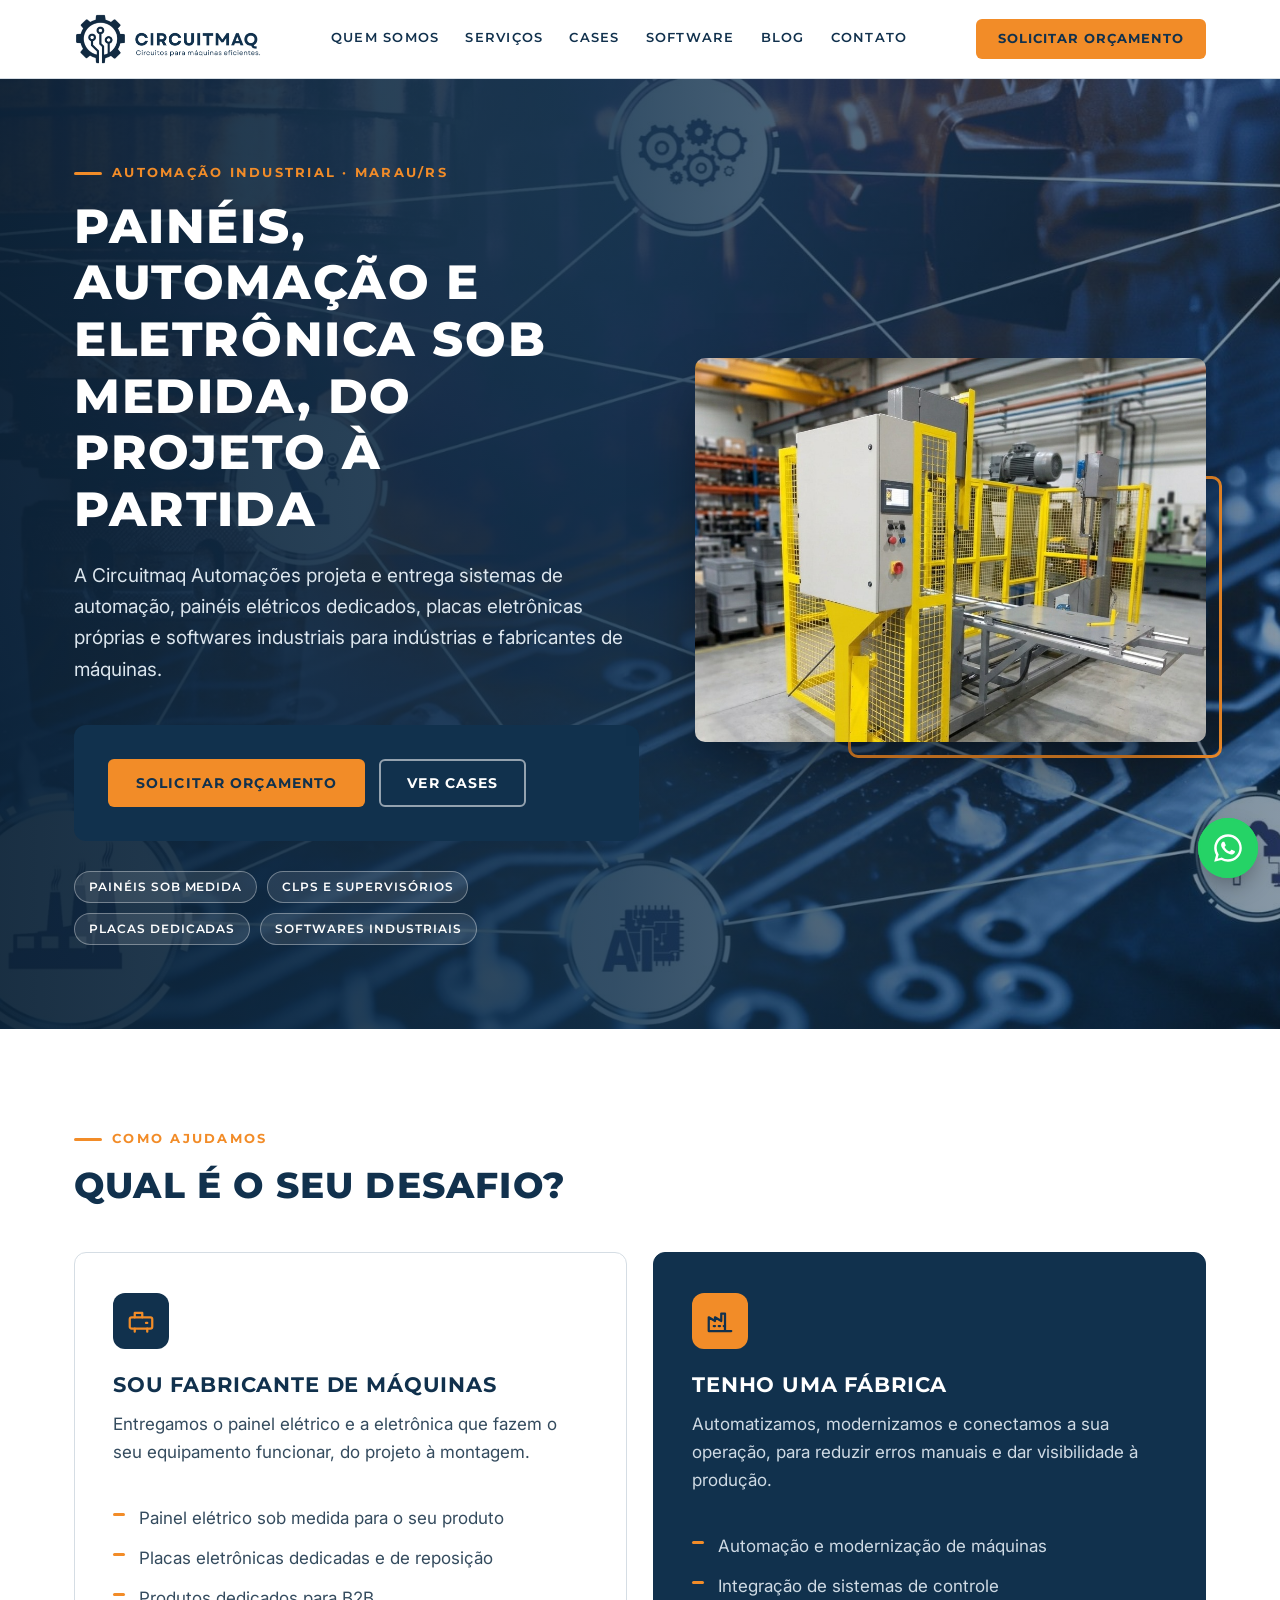
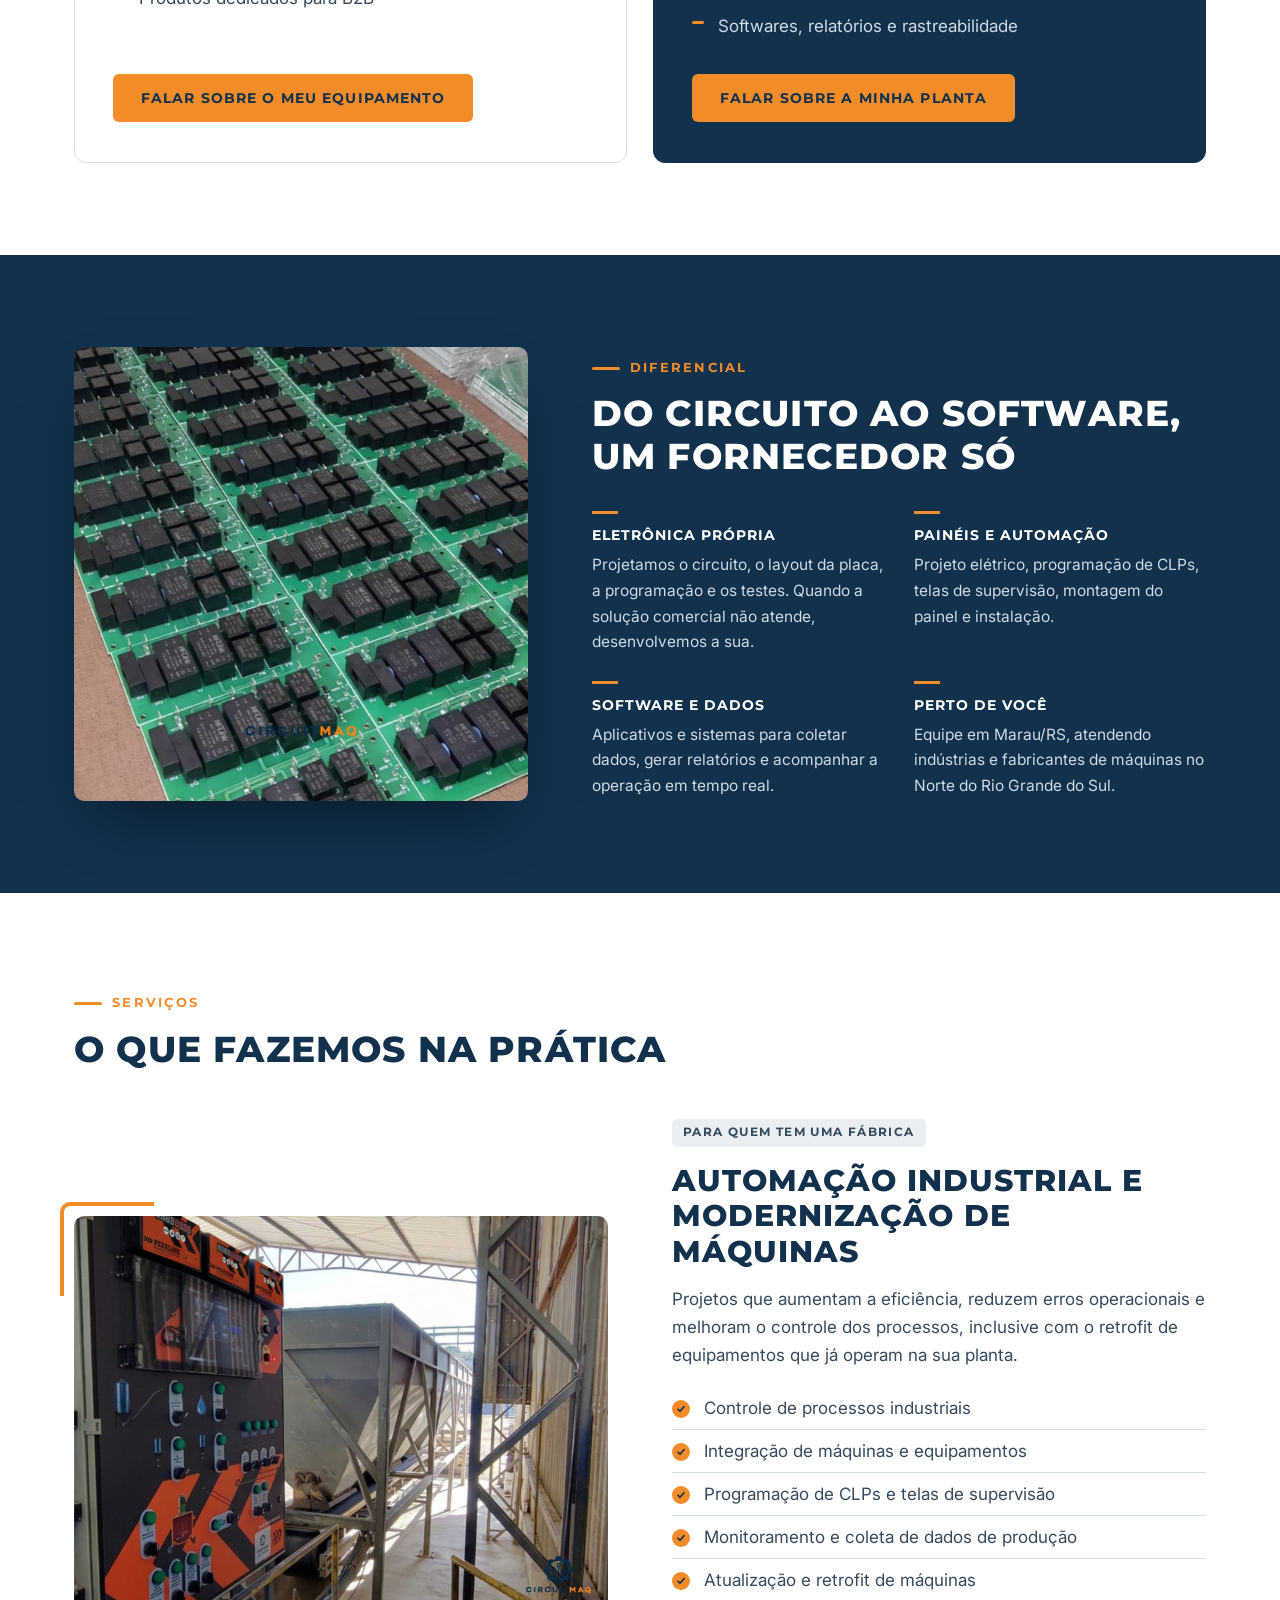
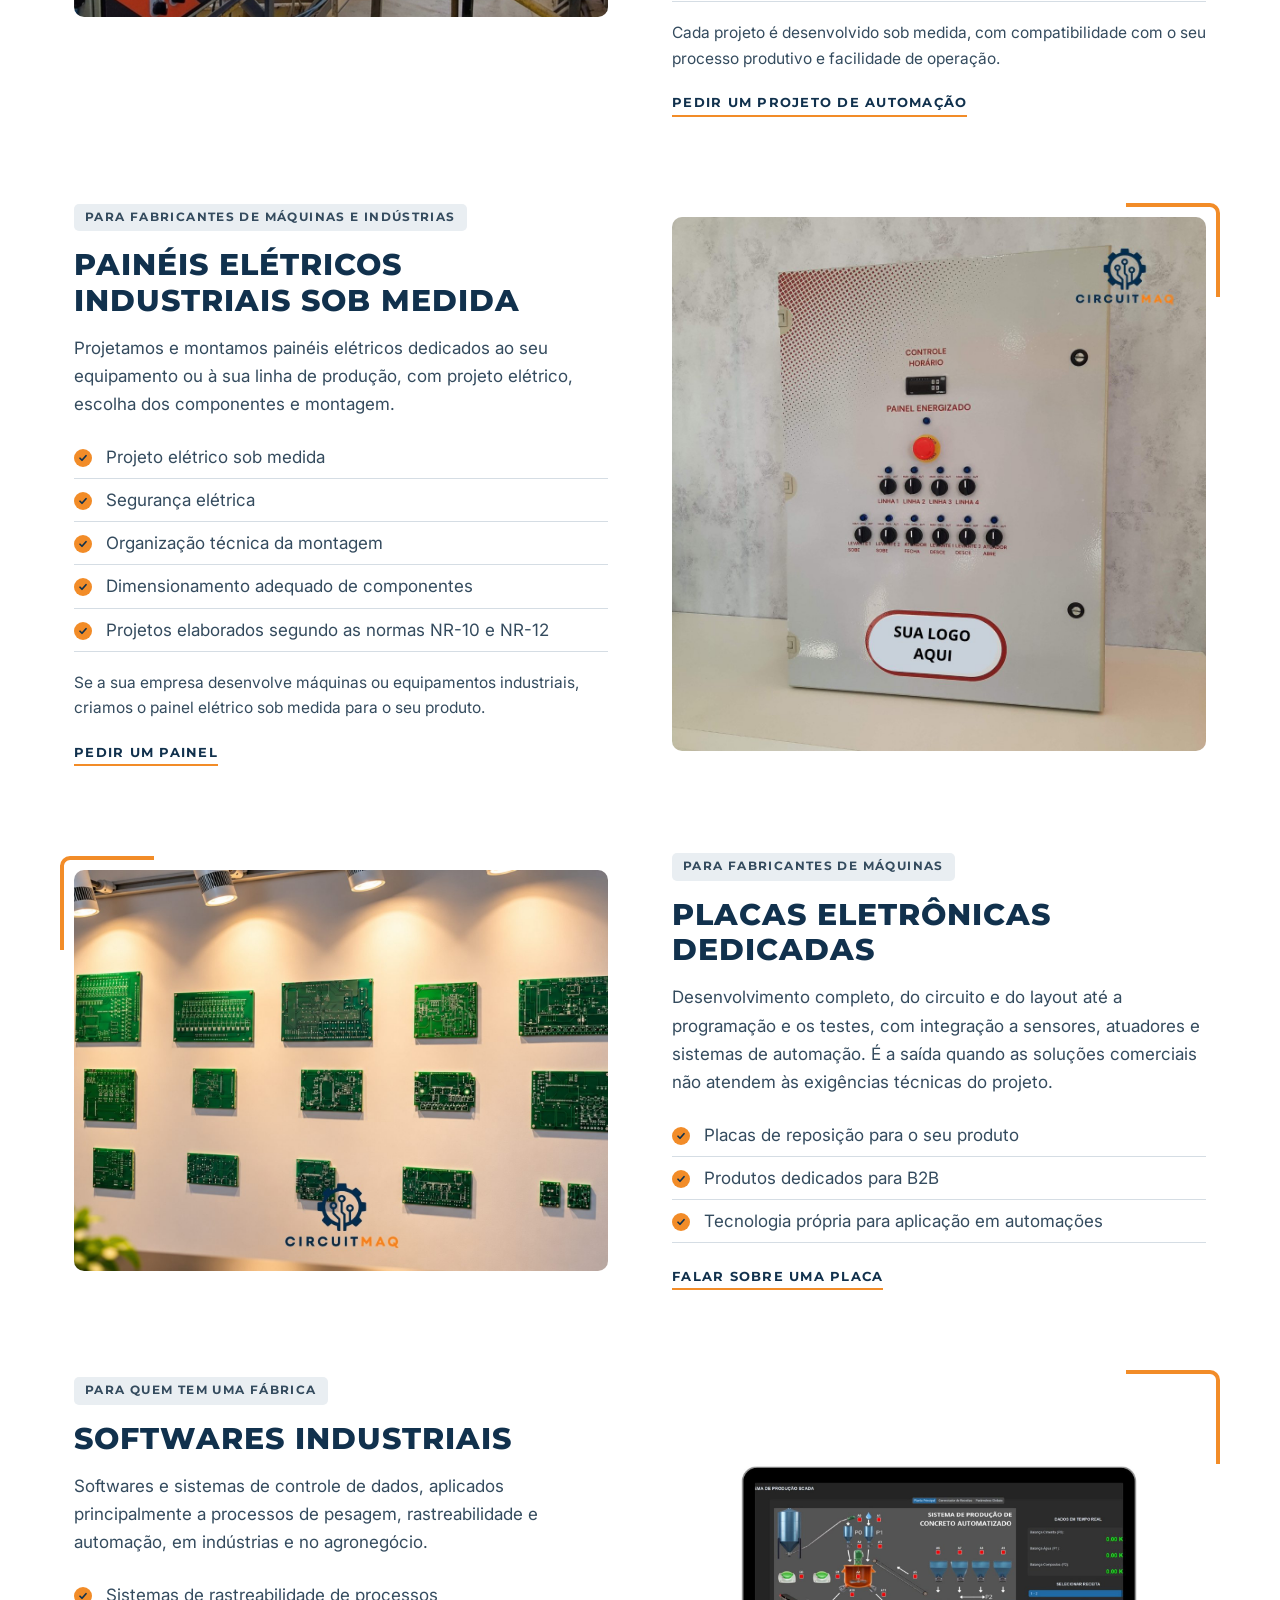
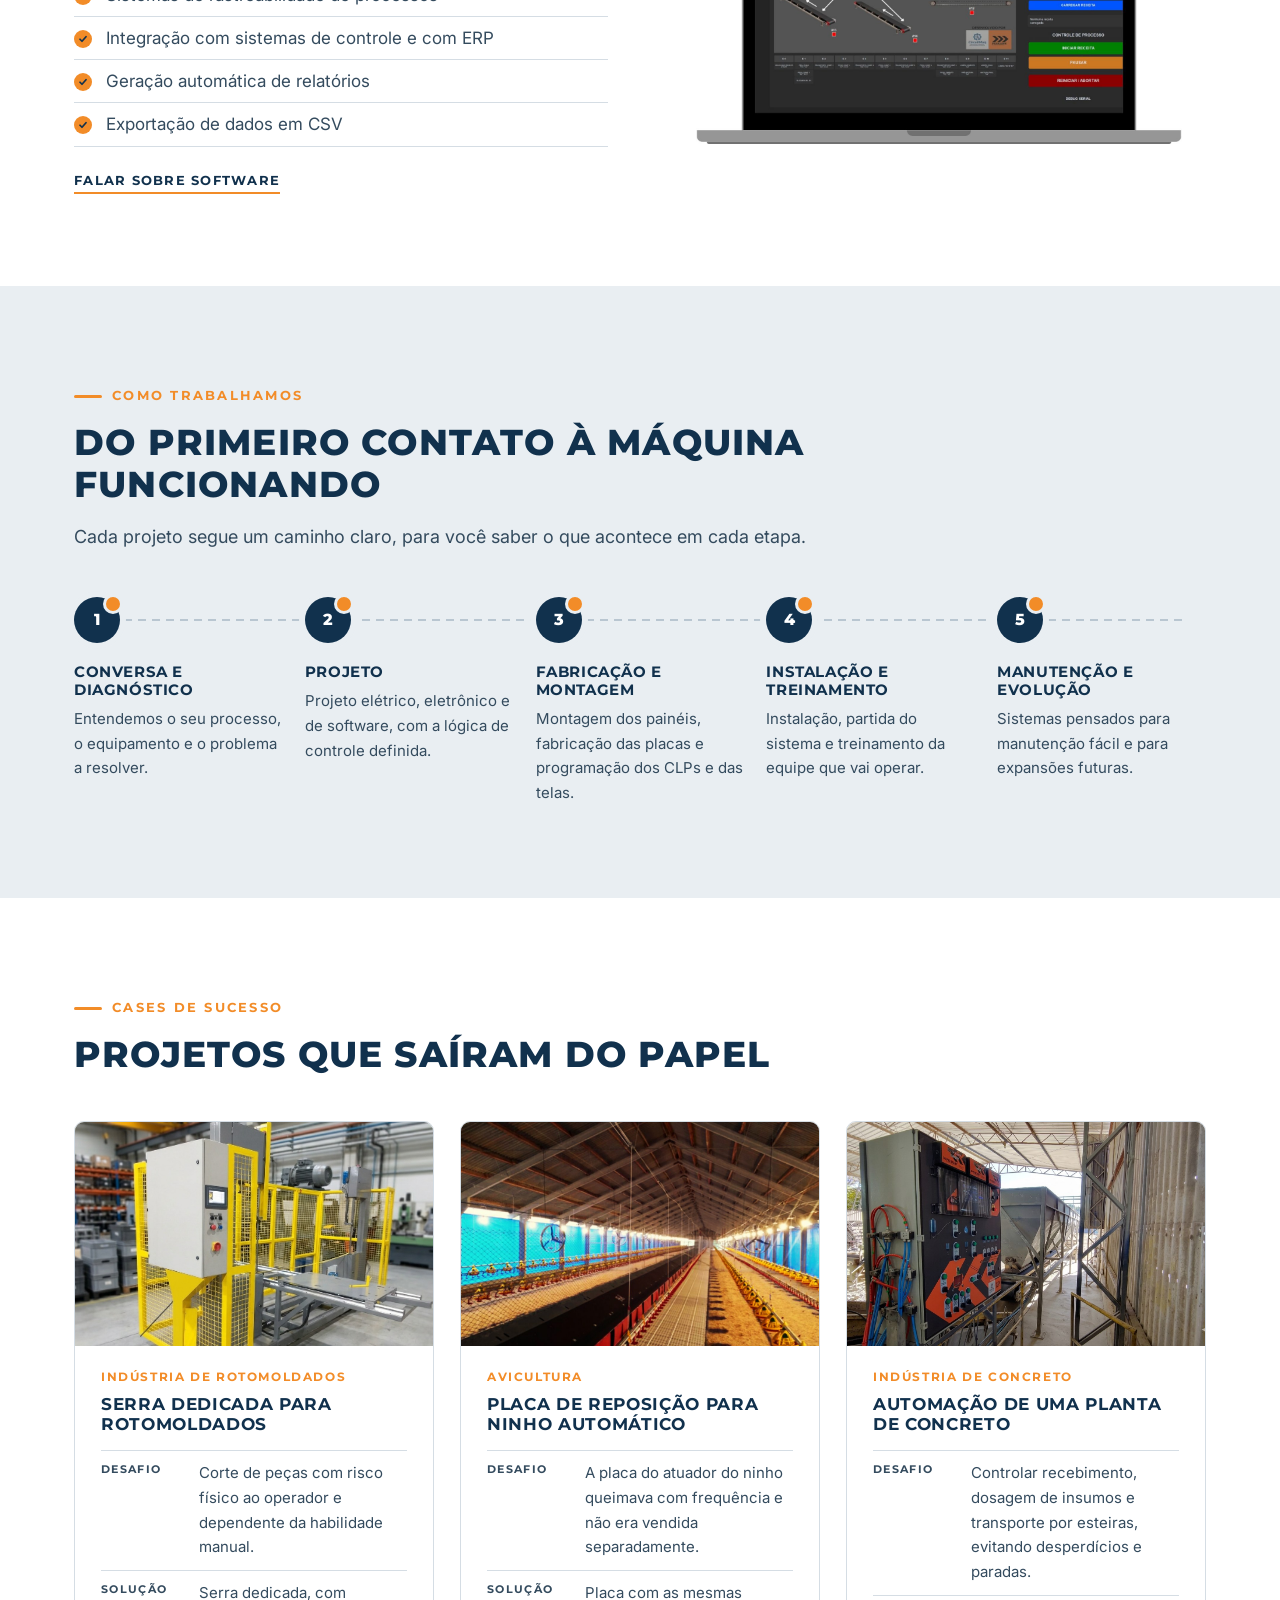
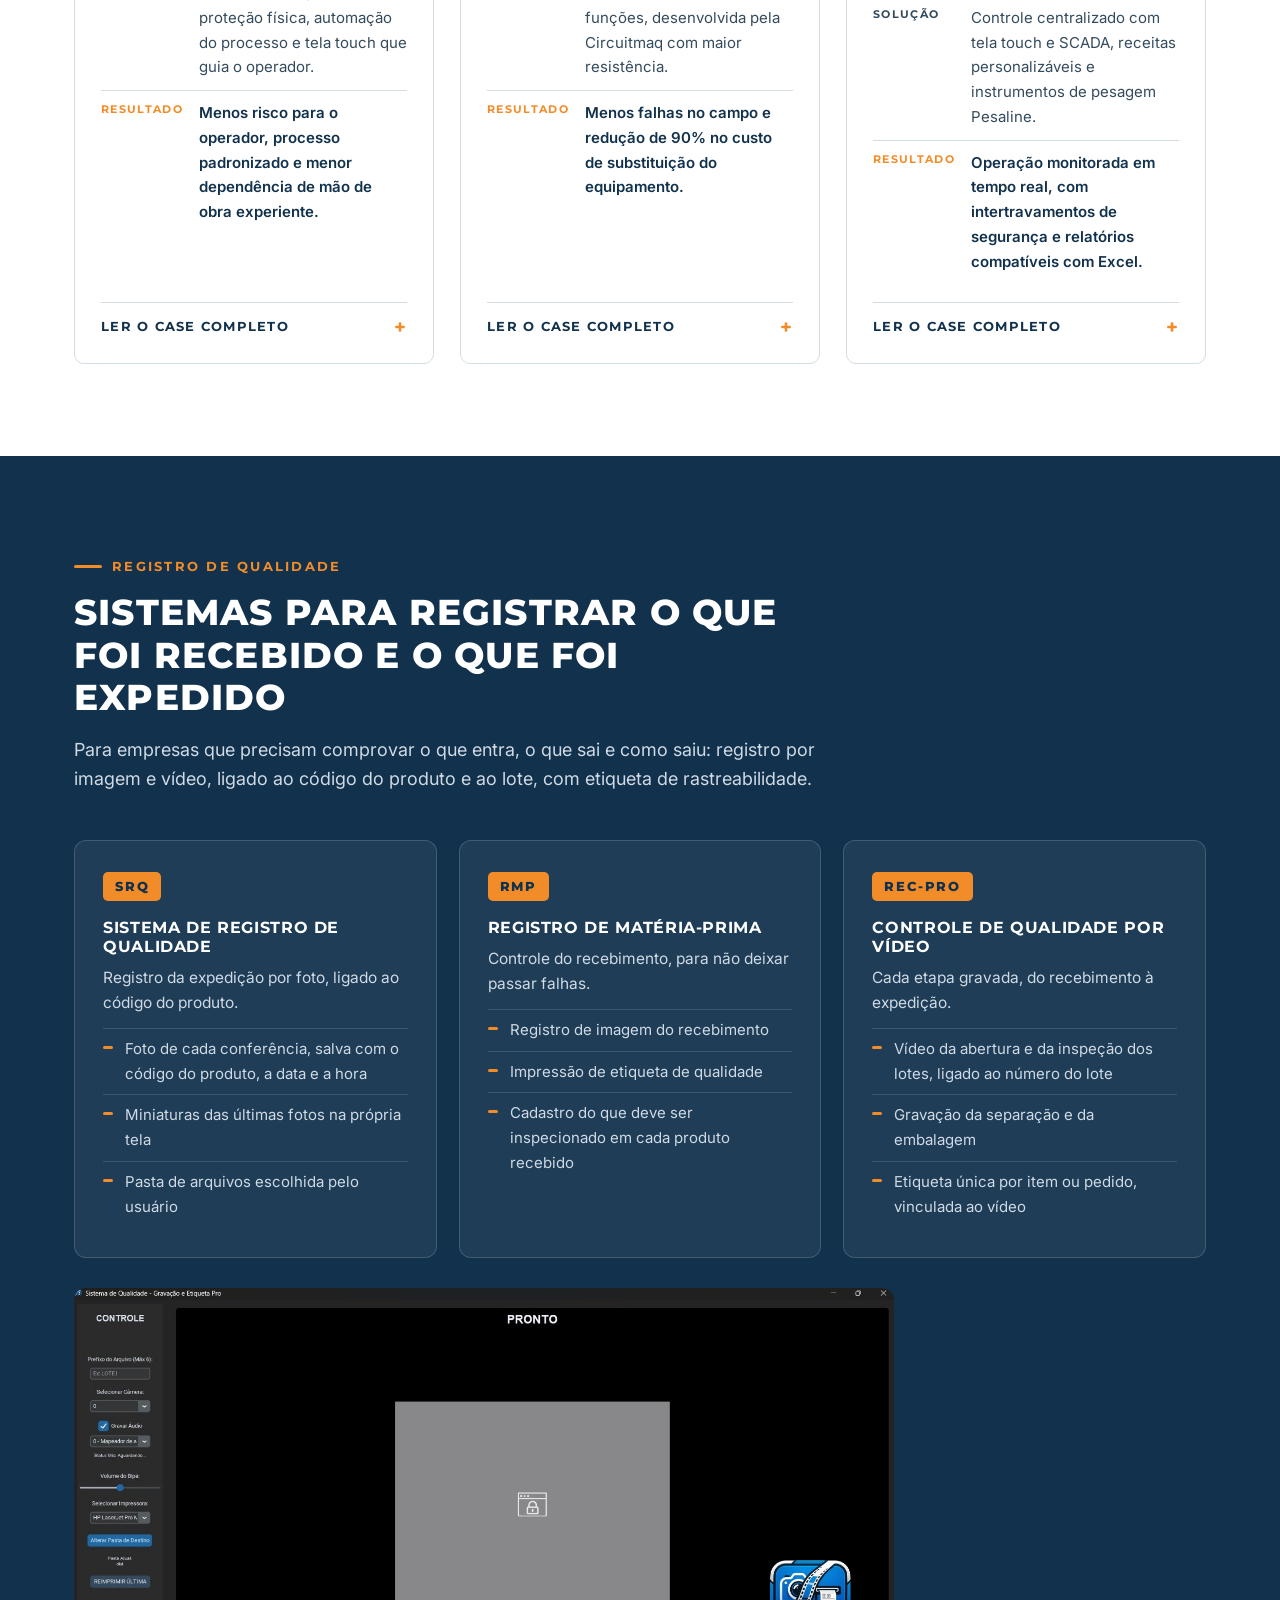
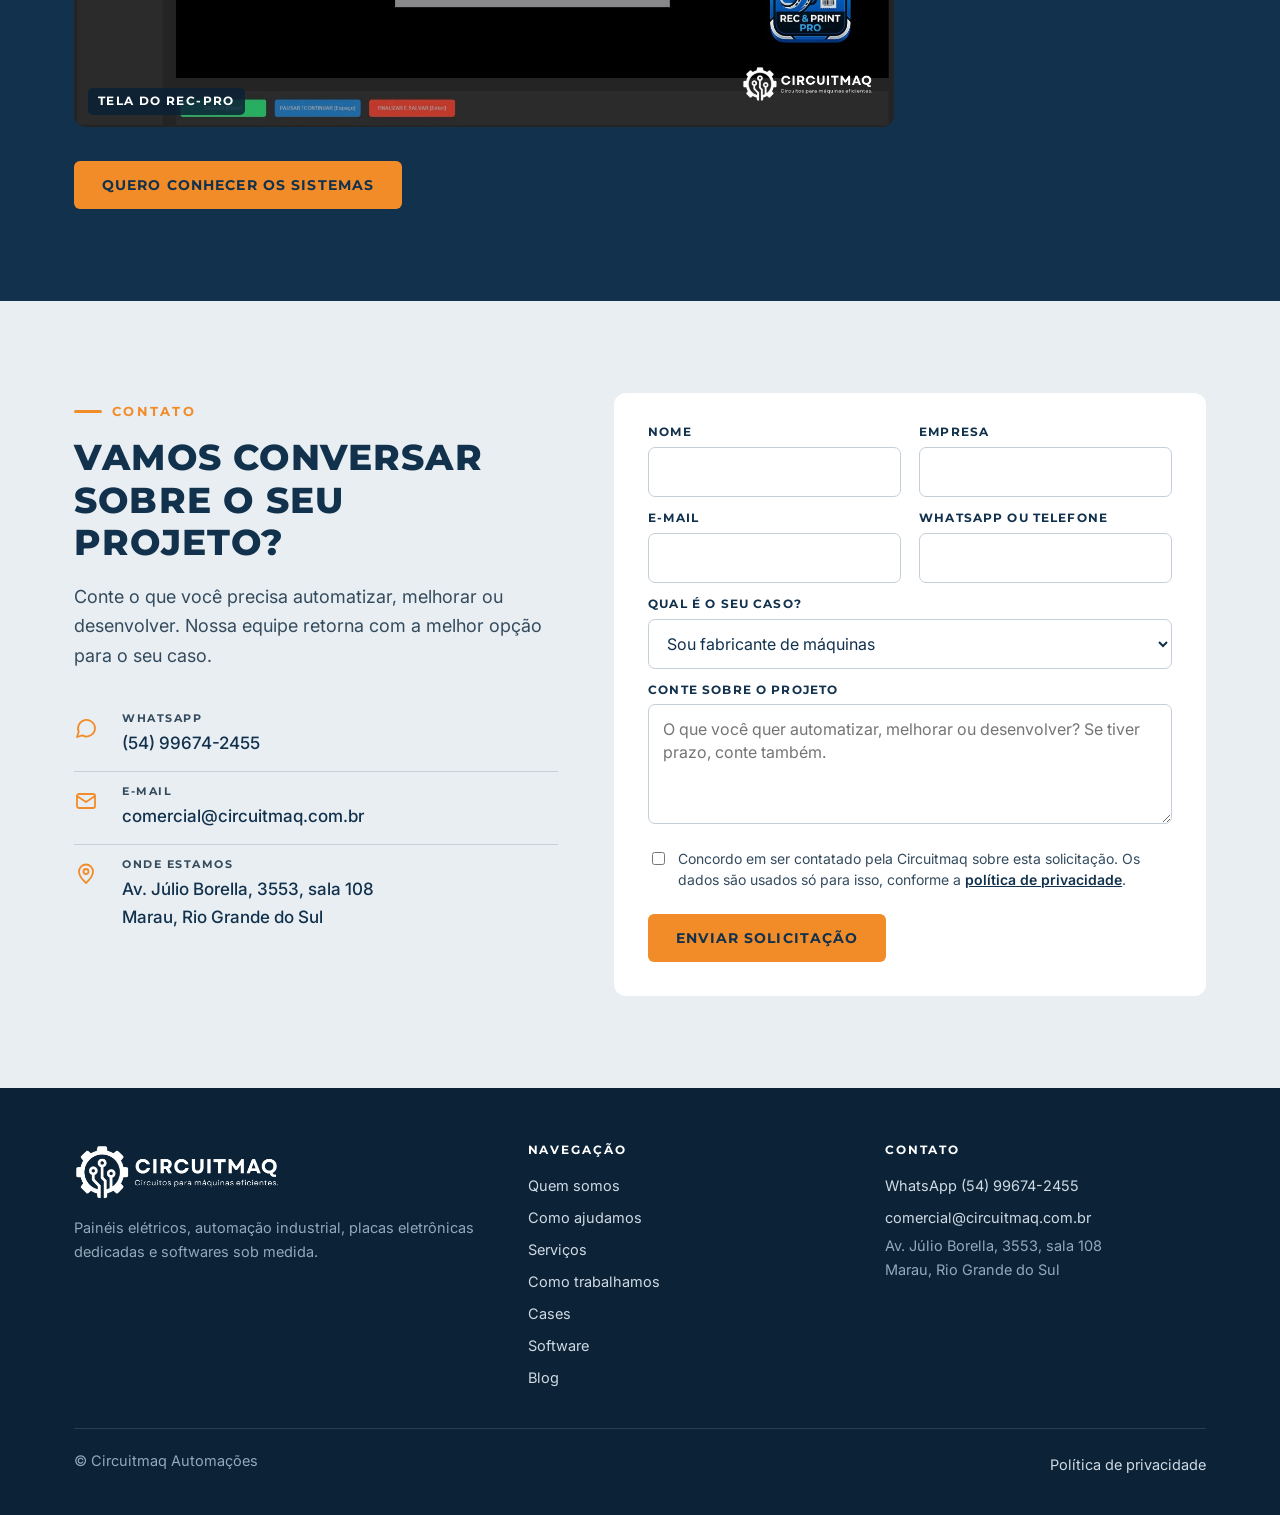
<file: index.html>
<!doctype html>
<html lang="pt-BR">
<head>
<meta charset="utf-8">
<meta name="viewport" content="width=device-width, initial-scale=1">
<title>Circuitmaq | Painéis elétricos, automação industrial e eletrônica sob medida em Marau/RS</title>
<meta name="description" content="Circuitmaq Automações, de Marau/RS: painéis elétricos industriais sob medida, automação industrial, placas eletrônicas dedicadas e softwares para indústrias e fabricantes de máquinas.">
<meta property="og:type" content="website">
<meta property="og:title" content="Circuitmaq | Circuitos para máquinas eficientes">
<meta property="og:description" content="Painéis elétricos, automação industrial, placas eletrônicas dedicadas e softwares sob medida, do projeto à partida.">
<meta property="og:image" content="img/og.jpg">
<link rel="icon" href="img/favicon.png">
<link rel="preconnect" href="https://fonts.googleapis.com">
<link rel="preconnect" href="https://fonts.gstatic.com" crossorigin>
<link href="https://fonts.googleapis.com/css2?family=Inter:wght@400;500;600&family=Montserrat:wght@600;700;800&display=swap" rel="stylesheet">
<link rel="stylesheet" href="style.css">
<script type="application/ld+json">
{"@context":"https://schema.org","@type":"LocalBusiness","name":"Circuitmaq Automações","description":"Painéis elétricos industriais, automação industrial, placas eletrônicas dedicadas e softwares industriais sob medida.","email":"comercial@circuitmaq.com.br","telephone":"+55 54 99674-2455","address":{"@type":"PostalAddress","streetAddress":"Av. Júlio Borella, 3553, sala 108","postalCode":"99150-000","addressLocality":"Marau","addressRegion":"RS","addressCountry":"BR"},"areaServed":"Norte do Rio Grande do Sul"}
</script>
</head>
<body>

<header>
  <div class="w hd">
    <a href="#inicio" aria-label="Circuitmaq, início"><img src="img/logo-horizontal.png" alt="Circuitmaq. Circuitos para máquinas eficientes."></a>
    <nav aria-label="Menu principal">
      <a href="quem-somos/">Quem somos</a>
      <a href="#servicos">Serviços</a>
      <a href="#cases">Cases</a>
      <a href="#software">Software</a>
      <a href="blog/">Blog</a>
      <a href="#contato">Contato</a>
    </nav>
    <a class="btn btn-or" href="#contato">Solicitar orçamento</a>
  </div>
</header>

<main id="inicio">
<!-- HERO -->
<div class="hero">
  <svg class="trace" viewBox="0 0 1440 640" preserveAspectRatio="xMidYMid slice" aria-hidden="true" fill="none" stroke="#c9d4dd" stroke-width="2.2" stroke-linecap="round" stroke-linejoin="round">
    <path d="M-20 520 H260 L320 460 H560 L610 410 H900"/><circle cx="912" cy="410" r="9"/>
    <path d="M-20 590 H180 L240 530 H420"/><circle cx="432" cy="530" r="9"/>
    <path d="M1460 90 H1180 L1120 150 H980"/><circle cx="968" cy="150" r="9"/>
    <path d="M1460 170 H1320 L1270 220 H1130"/><circle cx="1118" cy="220" r="9"/>
    <path d="M700 -10 V70 L740 110 H820"/><circle cx="832" cy="110" r="9"/>
  </svg>
  <div class="w">
    <div>
      <span class="eyebrow">Automação industrial · Marau/RS</span>
      <h1>Painéis, automação e eletrônica sob medida, do projeto à partida</h1>
      <p class="lead">A Circuitmaq Automações projeta e entrega sistemas de automação, painéis elétricos dedicados, placas eletrônicas próprias e softwares industriais para indústrias e fabricantes de máquinas.</p>
      <div class="cta">
        <a class="btn btn-or" href="#contato">Solicitar orçamento</a>
        <a class="btn btn-ghost-w" href="#cases">Ver cases</a>
      </div>
      <div class="chips"><span>Painéis sob medida</span><span>CLPs e supervisórios</span><span>Placas dedicadas</span><span>Softwares industriais</span></div>
    </div>
    <div class="frame"><img src="img/maquina-protecao.jpg" alt="Máquina industrial com painel elétrico e proteção física para o operador, projetada pela Circuitmaq"></div>
  </div>
</div>

<!-- DOIS CAMINHOS -->
<section id="caminhos">
  <div class="w">
    <div class="head">
      <span class="eyebrow">Como ajudamos</span>
      <h2>Qual é o seu desafio?</h2>
    </div>
    <div class="paths">
      <article class="path">
        <div class="ic"><svg viewBox="0 0 24 24"><rect x="3" y="9" width="18" height="9" rx="1.5"/><path d="M7 9V5.5h6V9M7 18v2.5M17 18v2.5M16 13.5h1"/></svg></div>
        <h3>Sou fabricante de máquinas</h3>
        <p>Entregamos o painel elétrico e a eletrônica que fazem o seu equipamento funcionar, do projeto à montagem.</p>
        <ul><li>Painel elétrico sob medida para o seu produto</li><li>Placas eletrônicas dedicadas e de reposição</li><li>Produtos dedicados para B2B</li></ul>
        <a class="btn btn-or" href="#contato" data-tipo="Sou fabricante de máquinas">Falar sobre o meu equipamento</a>
      </article>
      <article class="path dark">
        <div class="ic"><svg viewBox="0 0 24 24"><path d="M3 20V9l5 3V9l5 3V6h3v14zM3 20h18"/><path d="M7 16h1M11 16h1M15 16h1"/></svg></div>
        <h3>Tenho uma fábrica</h3>
        <p>Automatizamos, modernizamos e conectamos a sua operação, para reduzir erros manuais e dar visibilidade à produção.</p>
        <ul><li>Automação e modernização de máquinas</li><li>Integração de sistemas de controle</li><li>Softwares, relatórios e rastreabilidade</li></ul>
        <a class="btn btn-or" href="#contato" data-tipo="Tenho uma fábrica">Falar sobre a minha planta</a>
      </article>
    </div>
  </div>
</section>

<!-- DIFERENCIAL -->
<section class="navy" id="diferencial">
  <div class="w">
    <div class="dif">
      <img src="img/placas-lote.jpg" alt="Lote de placas eletrônicas com relés fabricadas pela Circuitmaq" loading="lazy">
      <div>
        <span class="eyebrow">Diferencial</span>
        <h2>Do circuito ao software, um fornecedor só</h2>
        <div class="grid">
          <div class="item"><b>Eletrônica própria</b><span>Projetamos o circuito, o layout da placa, a programação e os testes. Quando a solução comercial não atende, desenvolvemos a sua.</span></div>
          <div class="item"><b>Painéis e automação</b><span>Projeto elétrico, programação de CLPs, telas de supervisão, montagem do painel e instalação.</span></div>
          <div class="item"><b>Software e dados</b><span>Aplicativos e sistemas para coletar dados, gerar relatórios e acompanhar a operação em tempo real.</span></div>
          <div class="item"><b>Perto de você</b><span>Equipe em Marau/RS, atendendo indústrias e fabricantes de máquinas no Norte do Rio Grande do Sul.</span></div>
        </div>
      </div>
    </div>
  </div>
</section>

<!-- SERVIÇOS -->
<section id="servicos">
  <div class="w">
    <div class="head">
      <span class="eyebrow">Serviços</span>
      <h2>O que fazemos na prática</h2>
    </div>

    <div class="svc" id="automacao">
      <div class="pic"><img src="img/automacao-robo.jpg" alt="Painel de automação com botoeiras e sinaleiros ao lado de um silo, em uma planta de concreto" loading="lazy"></div>
      <div>
        <span class="for">Para quem tem uma fábrica</span>
        <h2>Automação industrial e modernização de máquinas</h2>
        <p>Projetos que aumentam a eficiência, reduzem erros operacionais e melhoram o controle dos processos, inclusive com o retrofit de equipamentos que já operam na sua planta.</p>
        <ul class="ck"><li>Controle de processos industriais</li><li>Integração de máquinas e equipamentos</li><li>Programação de CLPs e telas de supervisão</li><li>Monitoramento e coleta de dados de produção</li><li>Atualização e retrofit de máquinas</li></ul>
        <p class="note">Cada projeto é desenvolvido sob medida, com compatibilidade com o seu processo produtivo e facilidade de operação.</p>
        <a class="textlink" href="#contato" data-tipo="Tenho uma fábrica">Pedir um projeto de automação</a>
      </div>
    </div>

    <div class="svc rev" id="paineis">
      <div class="pic"><img src="img/painel-eletrico.jpg" alt="Painel elétrico industrial com comandos e sinaleiros, pronto para receber a marca do cliente" loading="lazy" style="aspect-ratio:1/1;object-fit:contain;background:#fff"></div>
      <div>
        <span class="for">Para fabricantes de máquinas e indústrias</span>
        <h2>Painéis elétricos industriais sob medida</h2>
        <p>Projetamos e montamos painéis elétricos dedicados ao seu equipamento ou à sua linha de produção, com projeto elétrico, escolha dos componentes e montagem.</p>
        <ul class="ck"><li>Projeto elétrico sob medida</li><li>Segurança elétrica</li><li>Organização técnica da montagem</li><li>Dimensionamento adequado de componentes</li><li>Projetos elaborados segundo as normas NR-10 e NR-12</li></ul>
        <p class="note">Se a sua empresa desenvolve máquinas ou equipamentos industriais, criamos o painel elétrico sob medida para o seu produto.</p>
        <a class="textlink" href="#contato" data-tipo="Sou fabricante de máquinas">Pedir um painel</a>
      </div>
    </div>

    <div class="svc" id="eletronica">
      <div class="pic"><img src="img/placa-solda.jpg" alt="Placas eletrônicas desenvolvidas pela Circuitmaq expostas em uma parede" loading="lazy"></div>
      <div>
        <span class="for">Para fabricantes de máquinas</span>
        <h2>Placas eletrônicas dedicadas</h2>
        <p>Desenvolvimento completo, do circuito e do layout até a programação e os testes, com integração a sensores, atuadores e sistemas de automação. É a saída quando as soluções comerciais não atendem às exigências técnicas do projeto.</p>
        <ul class="ck"><li>Placas de reposição para o seu produto</li><li>Produtos dedicados para B2B</li><li>Tecnologia própria para aplicação em automações</li></ul>
        <a class="textlink" href="#contato" data-tipo="Sou fabricante de máquinas">Falar sobre uma placa</a>
      </div>
    </div>

    <div class="svc rev" id="softwares">
      <div class="pic"><img src="img/dashboard-notebook.jpg" alt="Notebook exibindo uma tela de supervisão SCADA desenvolvida pela Circuitmaq" loading="lazy"></div>
      <div>
        <span class="for">Para quem tem uma fábrica</span>
        <h2>Softwares industriais</h2>
        <p>Softwares e sistemas de controle de dados, aplicados principalmente a processos de pesagem, rastreabilidade e automação, em indústrias e no agronegócio.</p>
        <ul class="ck"><li>Sistemas de rastreabilidade de processos</li><li>Integração com sistemas de controle e com ERP</li><li>Geração automática de relatórios</li><li>Exportação de dados em CSV</li></ul>
        <a class="textlink" href="#contato" data-tipo="Tenho uma fábrica">Falar sobre software</a>
      </div>
    </div>
  </div>
</section>

<!-- COMO TRABALHAMOS -->
<section class="gray" id="como-trabalhamos">
  <div class="w">
    <div class="head">
      <span class="eyebrow">Como trabalhamos</span>
      <h2>Do primeiro contato à máquina funcionando</h2>
      <p>Cada projeto segue um caminho claro, para você saber o que acontece em cada etapa.</p>
    </div>
    <div class="steps">
      <div class="step"><div class="n">1</div><h3>Conversa e diagnóstico</h3><p>Entendemos o seu processo, o equipamento e o problema a resolver.</p></div>
      <div class="step"><div class="n">2</div><h3>Projeto</h3><p>Projeto elétrico, eletrônico e de software, com a lógica de controle definida.</p></div>
      <div class="step"><div class="n">3</div><h3>Fabricação e montagem</h3><p>Montagem dos painéis, fabricação das placas e programação dos CLPs e das telas.</p></div>
      <div class="step"><div class="n">4</div><h3>Instalação e treinamento</h3><p>Instalação, partida do sistema e treinamento da equipe que vai operar.</p></div>
      <div class="step"><div class="n">5</div><h3>Manutenção e evolução</h3><p>Sistemas pensados para manutenção fácil e para expansões futuras.</p></div>
    </div>
  </div>
</section>

<!-- CASES -->
<section id="cases">
  <div class="w">
    <div class="head">
      <span class="eyebrow">Cases de sucesso</span>
      <h2>Projetos que saíram do papel</h2>
    </div>
    <div class="cases">
      <article class="case">
        <img src="img/serra.jpg" alt="Serra dedicada com painel elétrico, tela touch e proteção física em tela amarela" loading="lazy" style="object-position:50% 50%">
        <div class="b">
          <span class="tag">Indústria de rotomoldados</span>
          <h3>Serra dedicada para rotomoldados</h3>
          <dl class="dsr">
            <div><dt>Desafio</dt><dd>Corte de peças com risco físico ao operador e dependente da habilidade manual.</dd></div>
            <div><dt>Solução</dt><dd>Serra dedicada, com proteção física, automação do processo e tela touch que guia o operador.</dd></div>
            <div class="res"><dt>Resultado</dt><dd>Menos risco para o operador, processo padronizado e menor dependência de mão de obra experiente.</dd></div>
          </dl>
          <details><summary>Ler o case completo</summary><div class="t">
            <p>Em uma indústria de rotomoldados, a etapa de corte das peças apresentava risco físico ao operador, dependia da habilidade manual e estava sujeita a variações que impactavam a padronização.</p>
            <p>O desafio era proteger pessoas, padronizar o processo e reduzir a dependência da experiência individual. Desenvolvemos uma serra dedicada, com sistema de proteção física durante o corte, automação do processo, interface em tela touch, lógica que guia o operador e estrutura pensada para o ambiente real da fábrica.</p>
            <p>A tela touch muda a forma como o operador interage com a máquina: a operação fica mais simples e segura e a necessidade de treinamento complexo diminui.</p>
          </div></details>
        </div>
      </article>
      <article class="case">
        <img src="img/avicultura.jpg" alt="Interior de um aviário, onde ficam os ninhos automáticos" loading="lazy">
        <div class="b">
          <span class="tag">Avicultura</span>
          <h3>Placa de reposição para ninho automático</h3>
          <dl class="dsr">
            <div><dt>Desafio</dt><dd>A placa do atuador do ninho queimava com frequência e não era vendida separadamente.</dd></div>
            <div><dt>Solução</dt><dd>Placa com as mesmas funções, desenvolvida pela Circuitmaq com maior resistência.</dd></div>
            <div class="res"><dt>Resultado</dt><dd>Menos falhas no campo e redução de 90% no custo de substituição do equipamento.</dd></div>
          </dl>
          <details><summary>Ler o case completo</summary><div class="t">
            <p>Nos ninhos automáticos da Gallus, da Plasson e da Big Dutchman, um atuador linear importado abre e fecha o ninho. A placa que controla esse atuador queimava com frequência e não podia ser comprada separadamente pelo produtor.</p>
            <p>Desenvolvemos uma placa com as mesmas funções e maior resistência, com mais economia para os produtores de matrizes e de postura comercial de ovos.</p>
          </div></details>
        </div>
      </article>
      <article class="case">
        <img src="img/concreto-painel-campo.jpg" alt="Painel de automação instalado em uma planta de concreto" loading="lazy">
        <div class="b">
          <span class="tag">Indústria de concreto</span>
          <h3>Automação de uma planta de concreto</h3>
          <dl class="dsr">
            <div><dt>Desafio</dt><dd>Controlar recebimento, dosagem de insumos e transporte por esteiras, evitando desperdícios e paradas.</dd></div>
            <div><dt>Solução</dt><dd>Controle centralizado com tela touch e SCADA, receitas personalizáveis e instrumentos de pesagem Pesaline.</dd></div>
            <div class="res"><dt>Resultado</dt><dd>Operação monitorada em tempo real, com intertravamentos de segurança e relatórios compatíveis com Excel.</dd></div>
          </dl>
          <details><summary>Ler o case completo</summary><div class="t">
            <p>A indústria de concreto envolve recebimento e armazenamento de matérias-primas, dosagem de insumos e transporte por esteiras. Cada etapa pede monitoramento contínuo para evitar desperdício, paradas e variações na qualidade.</p>
            <p>Implantamos controle centralizado por software personalizado e tela touch no painel, monitoramento dos equipamentos em tempo real por SCADA, cadastro de receitas personalizáveis pelo operador e coleta de dados em relatórios compatíveis com Excel.</p>
            <p>A Circuitmaq cuidou do projeto elétrico, da programação dos CLPs, das telas de supervisão, da montagem do painel, da instalação e do treinamento operacional. O projeto foi feito junto com a Pesaline Balanças de Tecnologia, responsável pelos controladores das balanças integradas à automação.</p>
          </div></details>
        </div>
      </article>
    </div>
  </div>
</section>

<!-- REGISTRO DE QUALIDADE -->
<section class="navy" id="software">
  <div class="w">
    <div class="head">
      <span class="eyebrow">Registro de qualidade</span>
      <h2>Sistemas para registrar o que foi recebido e o que foi expedido</h2>
      <p>Para empresas que precisam comprovar o que entra, o que sai e como saiu: registro por imagem e vídeo, ligado ao código do produto e ao lote, com etiqueta de rastreabilidade.</p>
    </div>
    <div class="qs">
      <article class="q">
        <b class="tg">SRQ</b>
        <h3>Sistema de Registro de Qualidade</h3>
        <p>Registro da expedição por foto, ligado ao código do produto.</p>
        <ul><li>Foto de cada conferência, salva com o código do produto, a data e a hora</li><li>Miniaturas das últimas fotos na própria tela</li><li>Pasta de arquivos escolhida pelo usuário</li></ul>
      </article>
      <article class="q">
        <b class="tg">RMP</b>
        <h3>Registro de Matéria-Prima</h3>
        <p>Controle do recebimento, para não deixar passar falhas.</p>
        <ul><li>Registro de imagem do recebimento</li><li>Impressão de etiqueta de qualidade</li><li>Cadastro do que deve ser inspecionado em cada produto recebido</li></ul>
      </article>
      <article class="q">
        <b class="tg">REC-PRO</b>
        <h3>Controle de qualidade por vídeo</h3>
        <p>Cada etapa gravada, do recebimento à expedição.</p>
        <ul><li>Vídeo da abertura e da inspeção dos lotes, ligado ao número do lote</li><li>Gravação da separação e da embalagem</li><li>Etiqueta única por item ou pedido, vinculada ao vídeo</li></ul>
      </article>
    </div>
    <figure class="solo"><img src="img/recpro-banner.jpg" alt="Tela do sistema REC-PRO de controle de qualidade por vídeo" loading="lazy"><figcaption>Tela do REC-PRO</figcaption></figure>
    <div style="margin-top:34px"><a class="btn btn-or" href="#contato" data-tipo="Quero conhecer os sistemas de registro de qualidade">Quero conhecer os sistemas</a></div>
  </div>
</section>
<!-- CONTATO -->
<section class="gray" id="contato">
  <div class="w">
    <div class="ct" style="--x:0">
      <div>
        <span class="eyebrow">Contato</span>
        <h2>Vamos conversar sobre o seu projeto?</h2>
        <p style="margin-top:18px;font-size:18px">Conte o que você precisa automatizar, melhorar ou desenvolver. Nossa equipe retorna com a melhor opção para o seu caso.</p>
        <div class="lines" style="color:var(--navy)">
          <div class="row" style="border-color:#c3cfd9"><svg viewBox="0 0 24 24"><path d="M21 12a8.5 8.5 0 0 1-12.6 7.4L3 21l1.7-5.2A8.5 8.5 0 1 1 21 12z"/></svg><div><small style="color:var(--blue2)">WhatsApp</small><a href="https://wa.me/5554996742455" target="_blank" rel="noopener" style="color:var(--navy)">(54) 99674-2455</a></div></div>
          <div class="row" style="border-color:#c3cfd9"><svg viewBox="0 0 24 24"><rect x="3" y="5" width="18" height="14" rx="2"/><path d="M3 7l9 6 9-6"/></svg><div><small style="color:var(--blue2)">E-mail</small><a href="mailto:comercial@circuitmaq.com.br" style="color:var(--navy)">comercial@circuitmaq.com.br</a></div></div>
          <div class="row" style="border-bottom:0"><svg viewBox="0 0 24 24"><path d="M12 21s7-6.2 7-11.5A7 7 0 0 0 5 9.5C5 14.8 12 21 12 21z"/><circle cx="12" cy="9.5" r="2.5"/></svg><div><small style="color:var(--blue2)">Onde estamos</small><span style="color:var(--navy)">Av. Júlio Borella, 3553, sala 108<br>Marau, Rio Grande do Sul</span></div></div>
        </div>
      </div>
      <form id="form-contato" novalidate>
        <div><label for="f-nome">Nome</label><input id="f-nome" name="nome" autocomplete="name" required></div>
        <div><label for="f-empresa">Empresa</label><input id="f-empresa" name="empresa" autocomplete="organization" required></div>
        <div><label for="f-email">E-mail</label><input id="f-email" name="email" type="email" autocomplete="email" required></div>
        <div><label for="f-tel">WhatsApp ou telefone</label><input id="f-tel" name="tel" type="tel" autocomplete="tel"></div>
        <div class="full"><label for="f-tipo">Qual é o seu caso?</label>
          <select id="f-tipo" name="tipo"><option>Sou fabricante de máquinas</option><option>Tenho uma fábrica</option><option>Quero conhecer os sistemas de registro de qualidade</option><option>Outro assunto</option></select></div>
        <div class="full"><label for="f-msg">Conte sobre o projeto</label><textarea id="f-msg" name="msg" placeholder="O que você quer automatizar, melhorar ou desenvolver? Se tiver prazo, conte também."></textarea></div>
        <label class="full ok" style="text-transform:none;letter-spacing:0;font-weight:400;font:400 14px/1.5 var(--body)"><input type="checkbox" id="f-ok" required><span>Concordo em ser contatado pela Circuitmaq sobre esta solicitação. Os dados são usados só para isso, conforme a <a href="privacidade.html">política de privacidade</a>.</span></label>
        <div class="full acts">
          <button class="btn btn-or" type="submit">Enviar solicitação</button>
          <span class="hint" id="f-msg-ok" role="status"></span>
        </div>
      </form>
    </div>
  </div>
</section>
</main>

<footer>
  <div class="w">
    <div class="cols">
      <div>
        <img src="img/logo-horizontal-branco.png" alt="Circuitmaq. Circuitos para máquinas eficientes.">
        <p>Painéis elétricos, automação industrial, placas eletrônicas dedicadas e softwares sob medida.</p>
      </div>
      <div>
        <h4>Navegação</h4>
        <a href="quem-somos/">Quem somos</a><a href="#caminhos">Como ajudamos</a><a href="#servicos">Serviços</a><a href="#como-trabalhamos">Como trabalhamos</a><a href="#cases">Cases</a><a href="#software">Software</a><a href="blog/">Blog</a>
      </div>
      <div>
        <h4>Contato</h4>
        <a href="https://wa.me/5554996742455" target="_blank" rel="noopener">WhatsApp (54) 99674-2455</a>
        <a href="mailto:comercial@circuitmaq.com.br">comercial@circuitmaq.com.br</a>
        <span>Av. Júlio Borella, 3553, sala 108<br>Marau, Rio Grande do Sul</span>
      </div>
    </div>
    <div class="bt"><span>© Circuitmaq Automações</span><a href="privacidade.html" style="display:inline">Política de privacidade</a></div>
  </div>
</footer>

<script>
(function(){
  var FORM='https://docs.google.com/forms/d/e/1FAIpQLSecUAmB2SQyQxVN8B-dgSI75b9qxerlfmAloVvZRpXYdyDxlQ/formResponse';
  var sel=document.getElementById('f-tipo');
  document.querySelectorAll('[data-tipo]').forEach(function(a){
    a.addEventListener('click',function(){
      var v=a.getAttribute('data-tipo');
      for(var i=0;i<sel.options.length;i++){ if(sel.options[i].text===v){ sel.selectedIndex=i; break; } }
    });
  });
  var f=document.getElementById('form-contato'), out=document.getElementById('f-msg-ok'), btn=f.querySelector('button[type=submit]');
  var g=function(id){return document.getElementById(id).value.trim();};
  f.addEventListener('submit',function(e){
    e.preventDefault();
    if(!g('f-nome')||!g('f-empresa')||!g('f-email')){ out.textContent='Preencha nome, empresa e e-mail.'; return; }
    if(!document.getElementById('f-ok').checked){ out.textContent='Marque a concordância para enviar.'; return; }
    var d=new URLSearchParams();
    d.set('entry.1594606388',g('f-nome')); d.set('entry.1946539334',g('f-empresa')); d.set('entry.360238422',g('f-email'));
    d.set('entry.1877078588',g('f-tel')); d.set('entry.253880028',sel.value); d.set('entry.917640775',g('f-msg'));
    btn.disabled=true; out.textContent='Enviando...';
    fetch(FORM,{method:'POST',mode:'no-cors',headers:{'Content-Type':'application/x-www-form-urlencoded'},body:d.toString()})
      .then(function(){ f.reset(); out.textContent='Recebemos a sua solicitação. Nossa equipe retorna em breve.'; })
      .catch(function(){ out.innerHTML='Não foi possível enviar agora. Fale conosco pelo <a href="https://wa.me/5554996742455" target="_blank" rel="noopener">WhatsApp</a> ou por <a href="mailto:comercial@circuitmaq.com.br">e-mail</a>.'; })
      .then(function(){ btn.disabled=false; });
  });
})();
</script>
<a class="wa-fab" href="https://api.whatsapp.com/send/?phone=5554996742455&amp;text&amp;type=phone_number&amp;app_absent=0" target="_blank" rel="noopener" aria-label="Falar com a Circuitmaq pelo WhatsApp">
  <svg viewBox="0 0 32 32" aria-hidden="true"><path fill="#fff" d="M16.003 3C8.83 3 3.01 8.82 3.01 15.99c0 2.29.6 4.52 1.74 6.49L3 29l6.7-1.72a12.96 12.96 0 0 0 6.3 1.61h.01c7.17 0 12.99-5.82 12.99-12.99C29 8.73 23.17 3 16.003 3Zm0 23.7h-.01a10.7 10.7 0 0 1-5.45-1.49l-.39-.23-3.98 1.02 1.06-3.88-.25-.4a10.7 10.7 0 0 1-1.64-5.7c0-5.9 4.8-10.7 10.7-10.7 2.86 0 5.54 1.11 7.56 3.14a10.62 10.62 0 0 1 3.13 7.57c0 5.9-4.8 10.67-10.73 10.67Zm5.87-8c-.32-.16-1.9-.94-2.2-1.05-.29-.11-.5-.16-.72.16-.21.32-.83 1.05-1.02 1.27-.19.21-.37.24-.7.08-.32-.16-1.35-.5-2.57-1.59-.95-.85-1.59-1.9-1.78-2.22-.19-.32-.02-.5.14-.66.14-.14.32-.37.48-.56.16-.19.21-.32.32-.54.11-.21.05-.4-.03-.56-.08-.16-.72-1.74-.99-2.38-.26-.62-.52-.54-.72-.55h-.61c-.21 0-.56.08-.85.4-.29.32-1.12 1.09-1.12 2.66 0 1.57 1.15 3.09 1.31 3.3.16.21 2.25 3.44 5.46 4.82.76.33 1.36.52 1.82.67.77.24 1.46.21 2.01.13.61-.09 1.9-.78 2.17-1.53.27-.75.27-1.39.19-1.53-.08-.13-.29-.21-.61-.37Z"/></svg>
  <span class="wa-tip">Fale conosco</span>
</a>
</body>
</html>
</file>
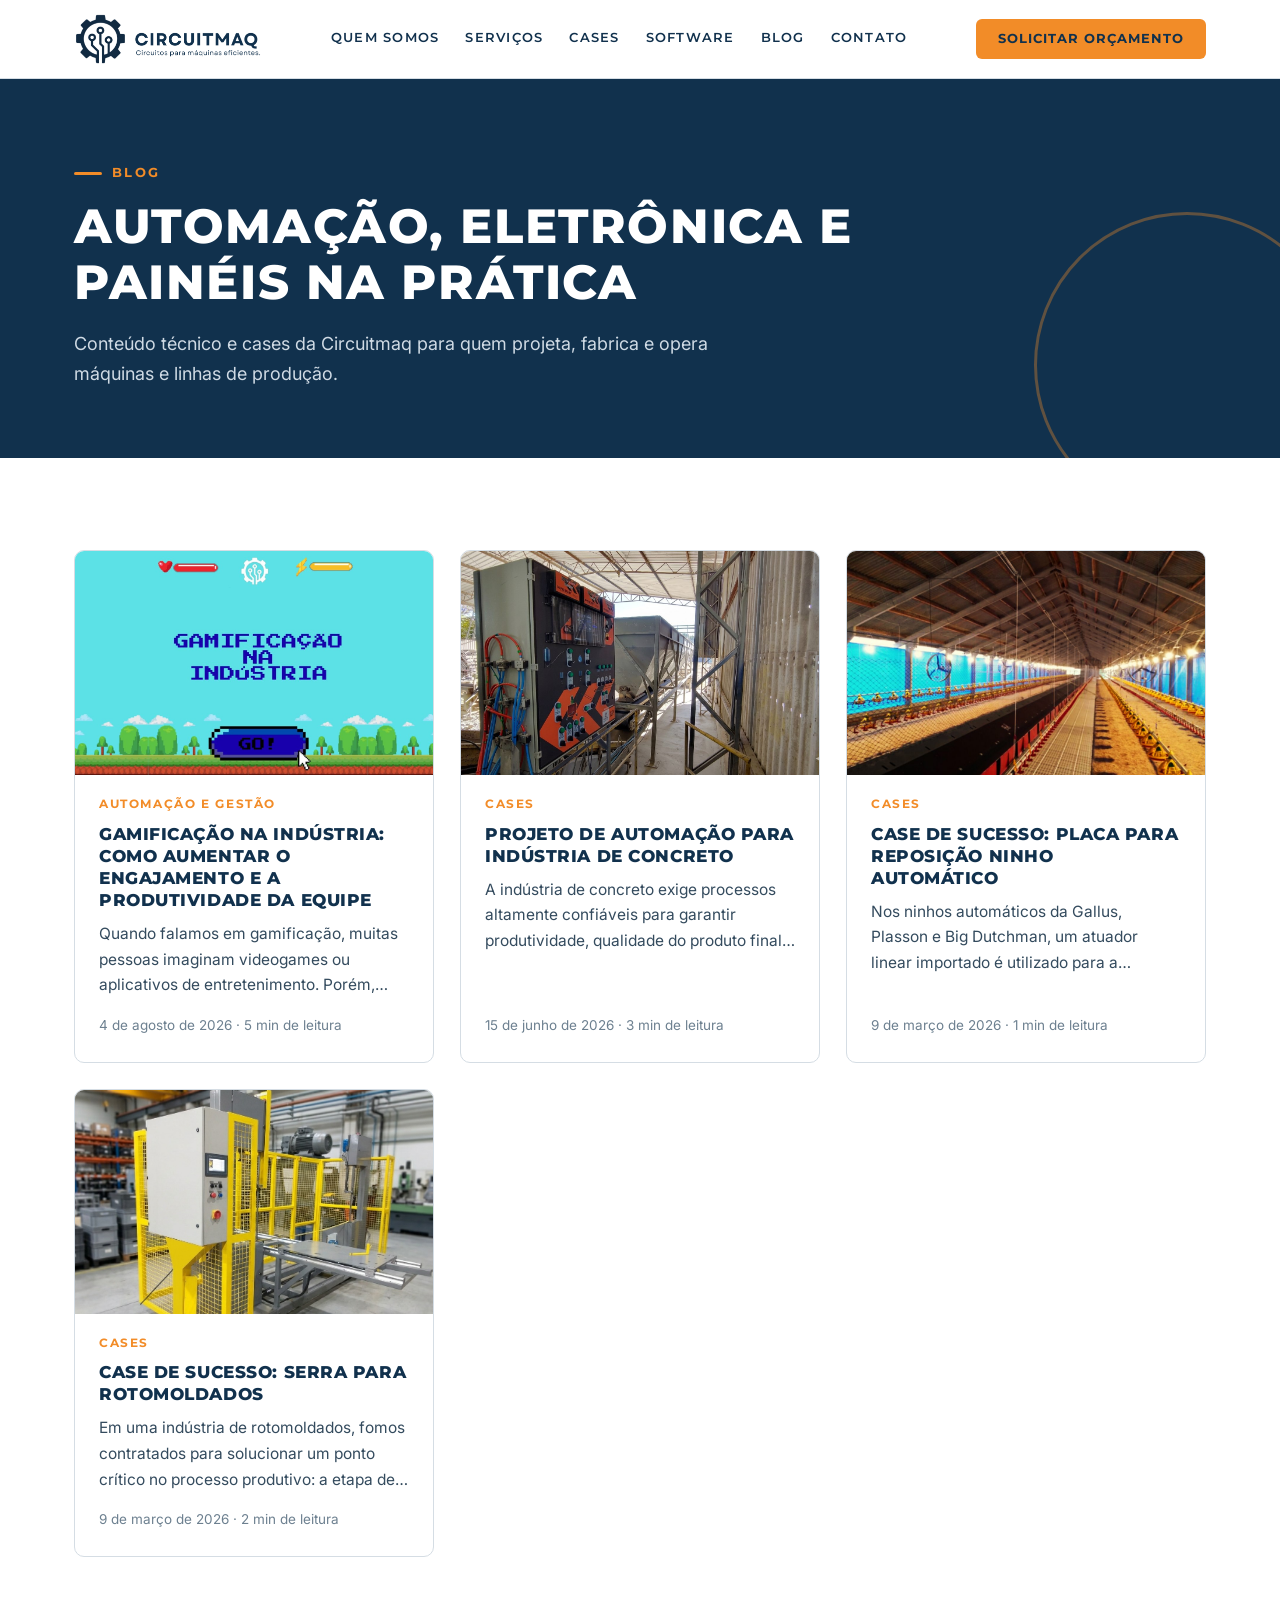
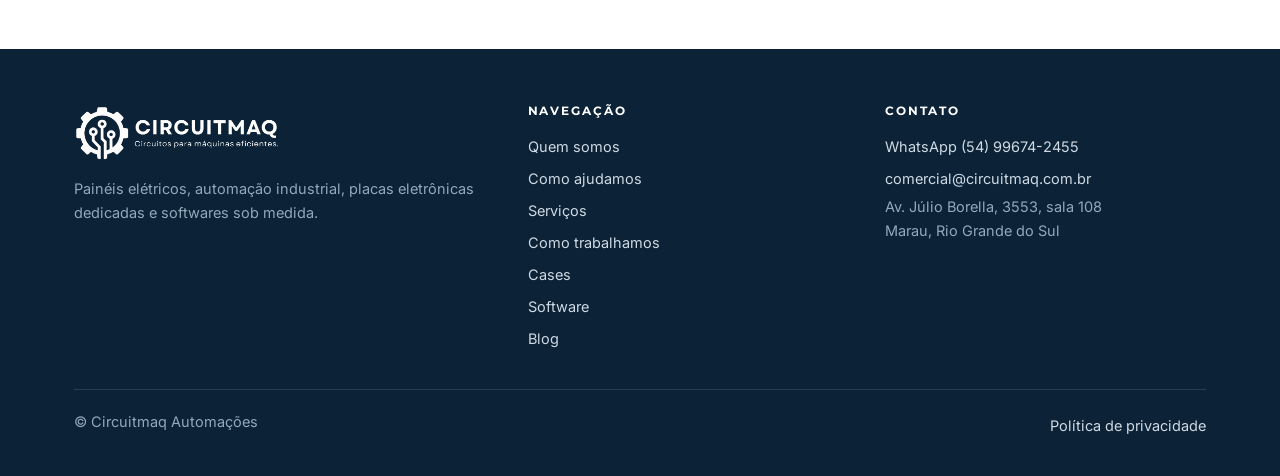
<file: blog/index.html>
<!doctype html>
<html lang="pt-BR">
<head>
<meta charset="utf-8">
<meta name="viewport" content="width=device-width, initial-scale=1">
<title>Blog | Circuitmaq: automa&#231;&#227;o, eletr&#244;nica e pain&#233;is industriais</title>
<meta name="description" content="Artigos e cases da Circuitmaq sobre automa&#231;&#227;o industrial, pain&#233;is el&#233;tricos, placas eletr&#244;nicas e softwares sob medida.">
<link rel="canonical" href="https://circuitmaq.com.br/blog/">
<meta property="og:type" content="website">
<meta property="og:title" content="Blog | Circuitmaq: automa&#231;&#227;o, eletr&#244;nica e pain&#233;is industriais">
<meta property="og:description" content="Artigos e cases da Circuitmaq sobre automa&#231;&#227;o industrial, pain&#233;is el&#233;tricos, placas eletr&#244;nicas e softwares sob medida.">
<meta property="og:url" content="https://circuitmaq.com.br/blog/">
<meta property="og:image" content="https://circuitmaq.com.br/img/og.jpg">
<link rel="icon" href="../img/favicon.png">
<link rel="alternate" type="application/rss+xml" title="Blog Circuitmaq" href="https://circuitmaq.com.br/blog/feed.xml">
<link rel="preconnect" href="https://fonts.googleapis.com">
<link rel="preconnect" href="https://fonts.gstatic.com" crossorigin>
<link href="https://fonts.googleapis.com/css2?family=Inter:wght@400;500;600&family=Montserrat:wght@600;700;800&display=swap" rel="stylesheet">
<link rel="stylesheet" href="../style.css">
<script type="application/ld+json">{"@context":"https://schema.org","@type":"Blog","name":"Blog Circuitmaq","url":"https://circuitmaq.com.br/blog/","publisher":{"@type":"Organization","name":"Circuitmaq Automações"}}</script>
</head>
<body>
<header>
  <div class="w hd">
    <a href="../#inicio" aria-label="Circuitmaq, início"><img src="../img/logo-horizontal.png" alt="Circuitmaq. Circuitos para máquinas eficientes."></a>
    <nav aria-label="Menu principal">
      <a href="../quem-somos/">Quem somos</a>
      <a href="../#servicos">Serviços</a>
      <a href="../#cases">Cases</a>
      <a href="../#software">Software</a>
      <a href="../blog/">Blog</a>
      <a href="../#contato">Contato</a>
    </nav>
    <a class="btn btn-or" href="../#contato">Solicitar orçamento</a>
  </div>
</header>
<main>
<section class="bhero"><div class="w"><span class="eyebrow">Blog</span><h1>Automação, eletrônica e painéis na prática</h1><p>Conteúdo técnico e cases da Circuitmaq para quem projeta, fabrica e opera máquinas e linhas de produção.</p></div></section>
<section><div class="w"><div class="posts">
<a class="pc" href="gamificacao-na-industria/"><img src="../img/blog-gamificacao.jpg" alt="" loading="lazy"><div class="pb"><span class="tag">Automa&#231;&#227;o e gest&#227;o</span><h2>Gamifica&#231;&#227;o na ind&#250;stria: como aumentar o engajamento e a produtividade da equipe</h2><p>Quando falamos em gamifica&#231;&#227;o, muitas pessoas imaginam videogames ou aplicativos de entretenimento. Por&#233;m, esse conceito vem sendo utilizado com sucesso em diversos setores da ind&#250;stria para resolver um problema comum: manter as equipes engajadas no cumprimento das tarefas di&#225;rias.</p><span class="meta">4 de agosto de 2026 · 5 min de leitura</span></div></a>
<a class="pc" href="automacao-planta-de-concreto/"><img src="../img/concreto-painel-campo.jpg" alt="" loading="lazy"><div class="pb"><span class="tag">Cases</span><h2>Projeto de Automa&#231;&#227;o para Ind&#250;stria de Concreto</h2><p>A ind&#250;stria de concreto exige processos altamente confi&#225;veis para garantir produtividade, qualidade do produto final e redu&#231;&#227;o de custos operacionais. Pensando nesses desafios, a Circuitmaq desenvolveu um projeto completo de automa&#231;&#227;o e controle para uma planta de concreto, integrando equipamentos, sistemas supervis&#243;rios e estrat&#233;gias de controle.</p><span class="meta">15 de junho de 2026 · 3 min de leitura</span></div></a>
<a class="pc" href="placa-de-reposicao-ninho-automatico/"><img src="../img/avicultura.jpg" alt="" loading="lazy"><div class="pb"><span class="tag">Cases</span><h2>Case de sucesso: Placa para reposi&#231;&#227;o ninho autom&#225;tico</h2><p>Nos ninhos autom&#225;ticos da Gallus, Plasson e Big Dutchman, um atuador linear importado &#233; utilizado para a abertura e o fechamento do ninho. No entanto, a placa que controla esse atuador frequentemente queimava e n&#227;o podia ser adquirida separadamente pelo produtor.</p><span class="meta">9 de março de 2026 · 1 min de leitura</span></div></a>
<a class="pc" href="serra-dedicada-para-rotomoldados/"><img src="../img/serra.jpg" alt="" loading="lazy"><div class="pb"><span class="tag">Cases</span><h2>Case de sucesso: Serra para rotomoldados</h2><p>Em uma ind&#250;stria de rotomoldados, fomos contratados para solucionar um ponto cr&#237;tico no processo produtivo: a etapa de corte das pe&#231;as apresentava risco f&#237;sico ao operador, dependia fortemente de habilidade manual e estava sujeita a varia&#231;&#245;es que impactavam a padroniza&#231;&#227;o.</p><span class="meta">9 de março de 2026 · 2 min de leitura</span></div></a>
</div></div></section>
</main>
<footer>
  <div class="w">
    <div class="cols">
      <div>
        <img src="../img/logo-horizontal-branco.png" alt="Circuitmaq. Circuitos para máquinas eficientes.">
        <p>Painéis elétricos, automação industrial, placas eletrônicas dedicadas e softwares sob medida.</p>
      </div>
      <div>
        <h4>Navegação</h4>
        <a href="../quem-somos/">Quem somos</a><a href="../#caminhos">Como ajudamos</a><a href="../#servicos">Serviços</a><a href="../#como-trabalhamos">Como trabalhamos</a><a href="../#cases">Cases</a><a href="../#software">Software</a><a href="../blog/">Blog</a>
      </div>
      <div>
        <h4>Contato</h4>
        <a href="https://wa.me/5554996742455" target="_blank" rel="noopener">WhatsApp (54) 99674-2455</a>
        <a href="mailto:comercial@circuitmaq.com.br">comercial@circuitmaq.com.br</a>
        <span>Av. Júlio Borella, 3553, sala 108<br>Marau, Rio Grande do Sul</span>
      </div>
    </div>
    <div class="bt"><span>© Circuitmaq Automações</span><a href="../privacidade.html" style="display:inline">Política de privacidade</a></div>
  </div>
</footer>
</body>
</html>
</file>
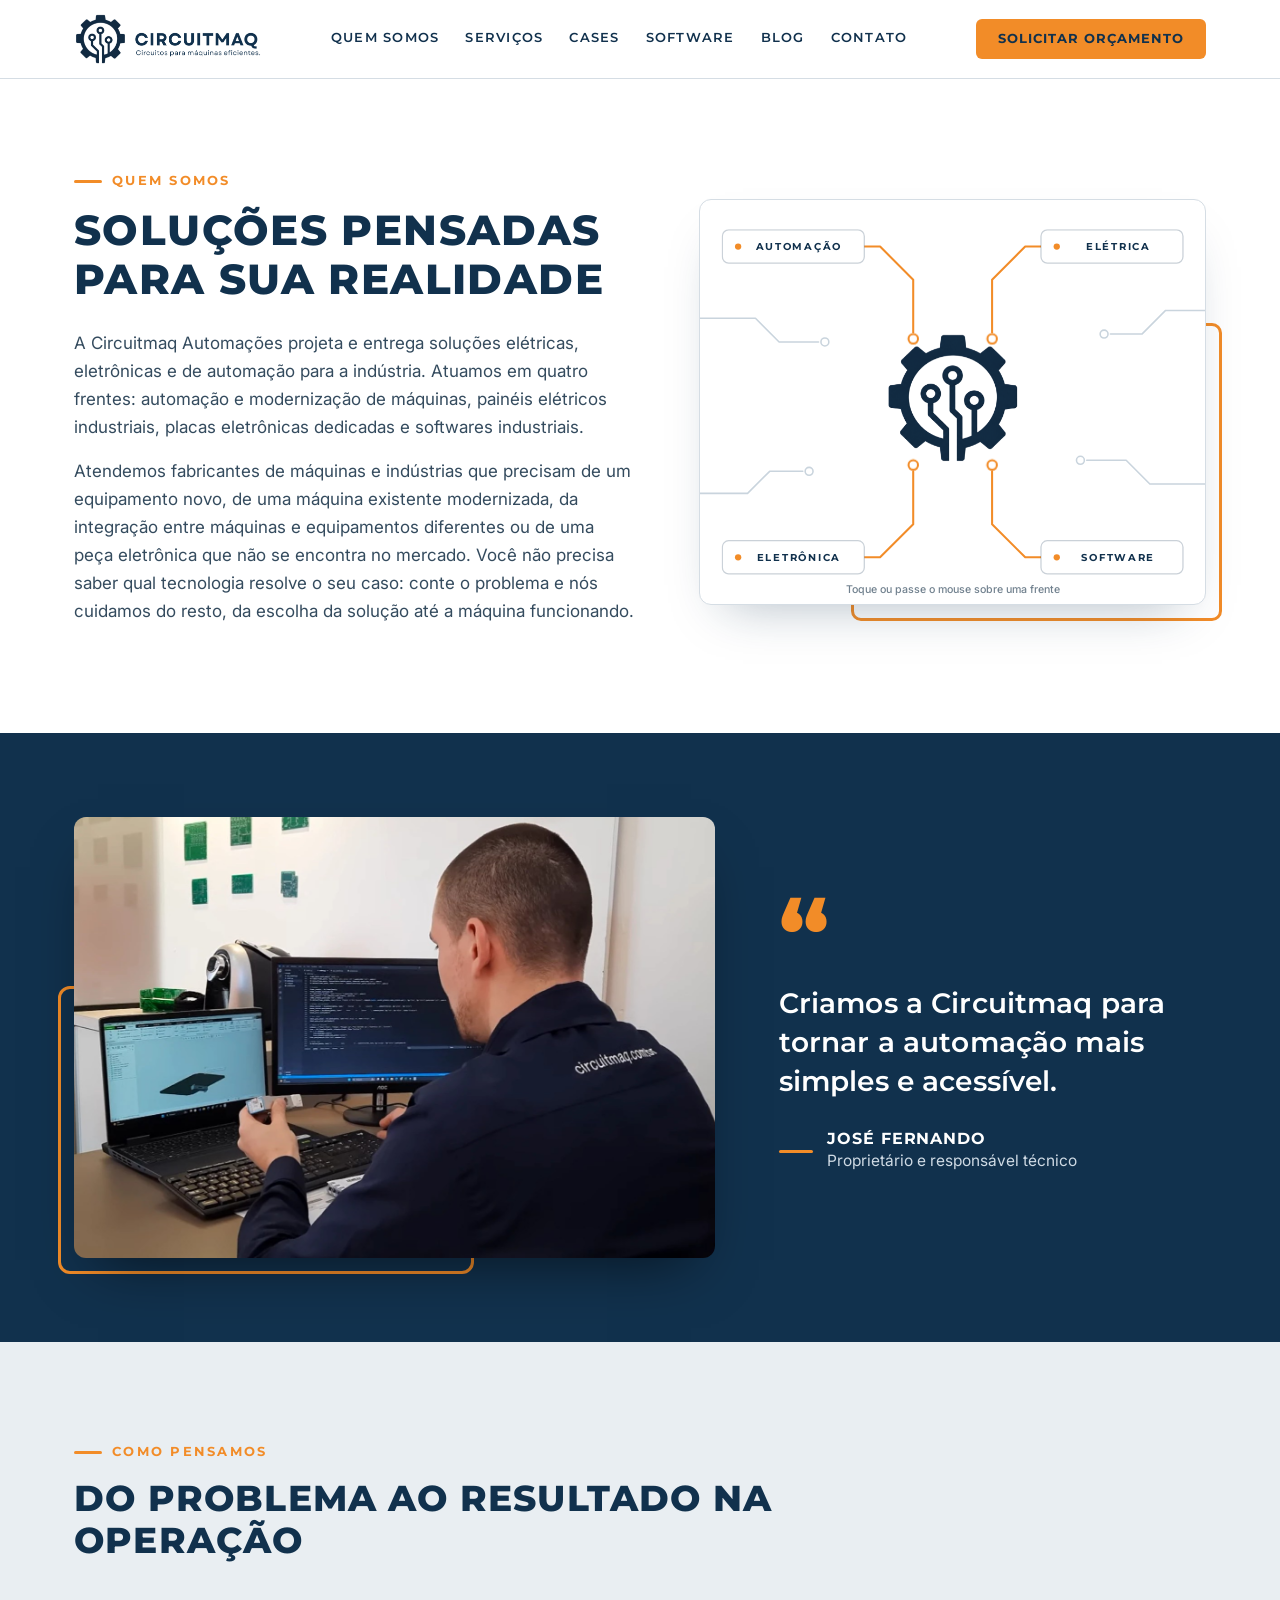
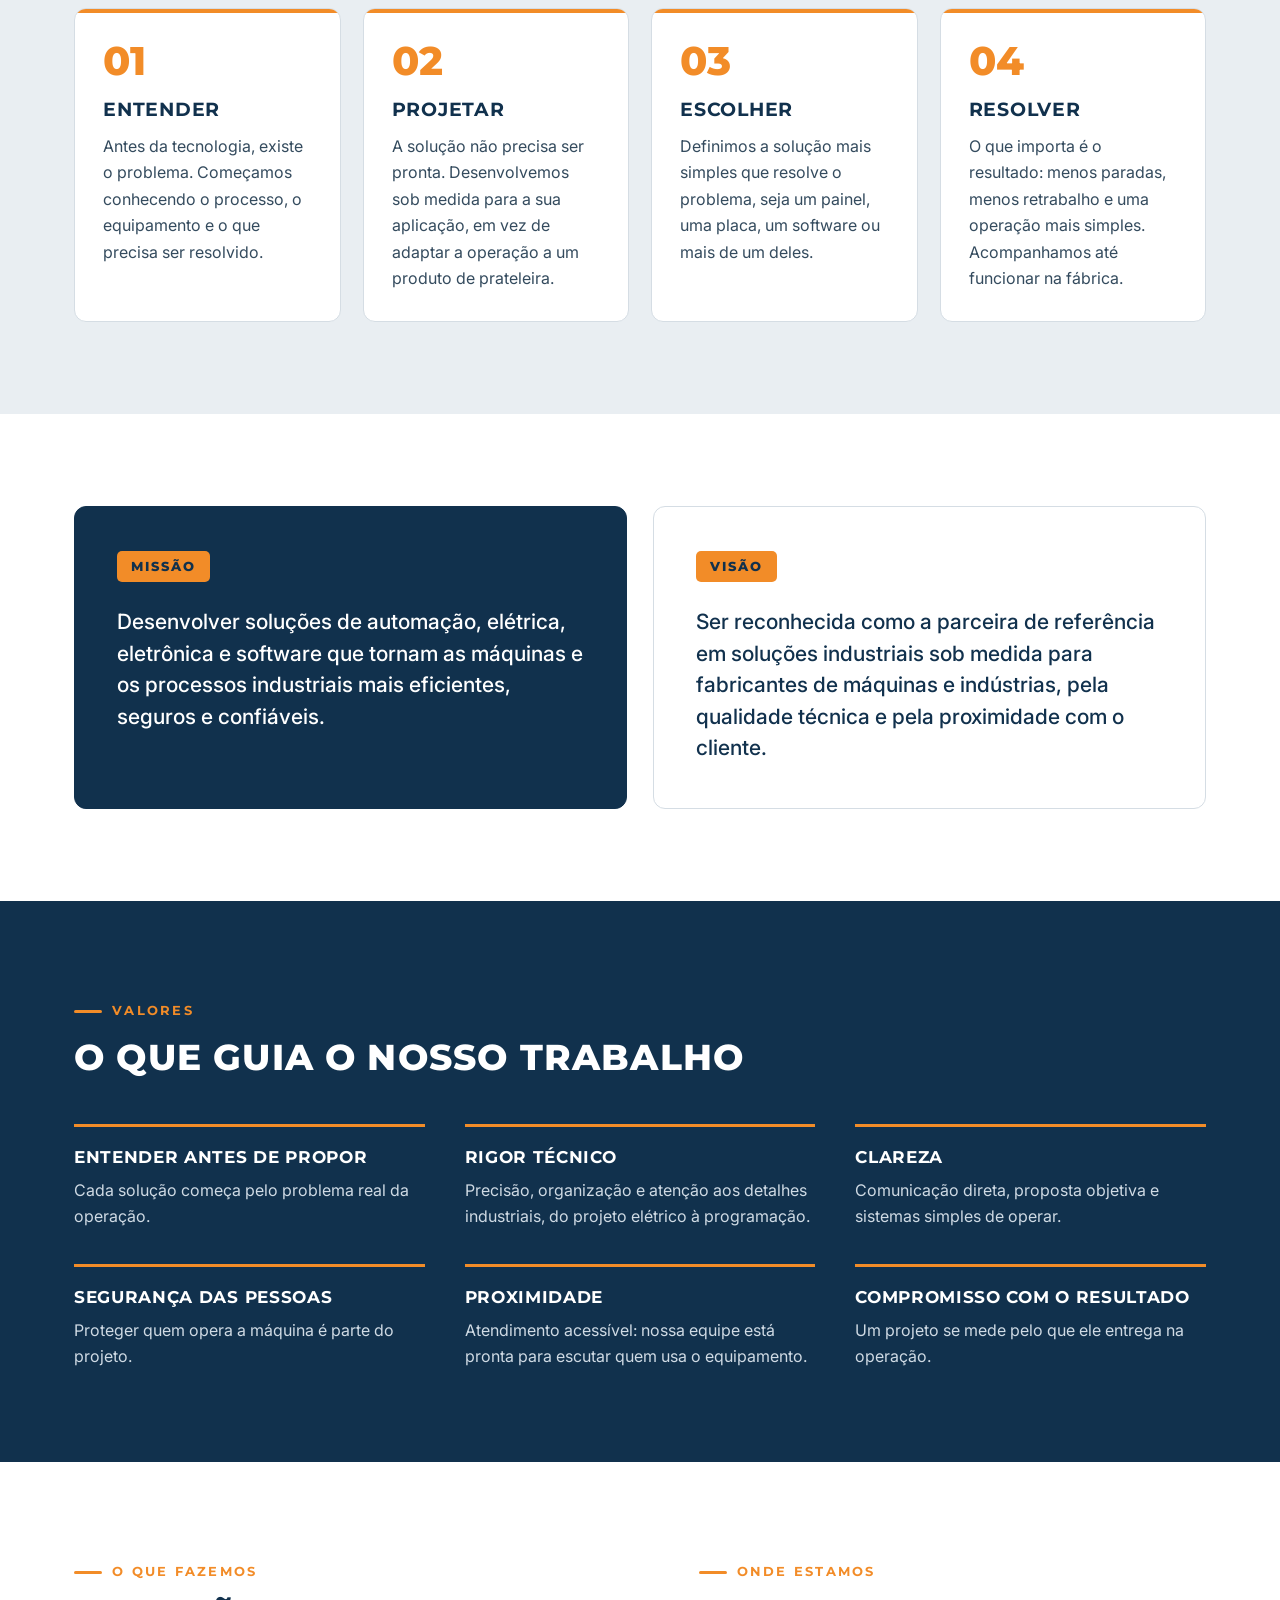
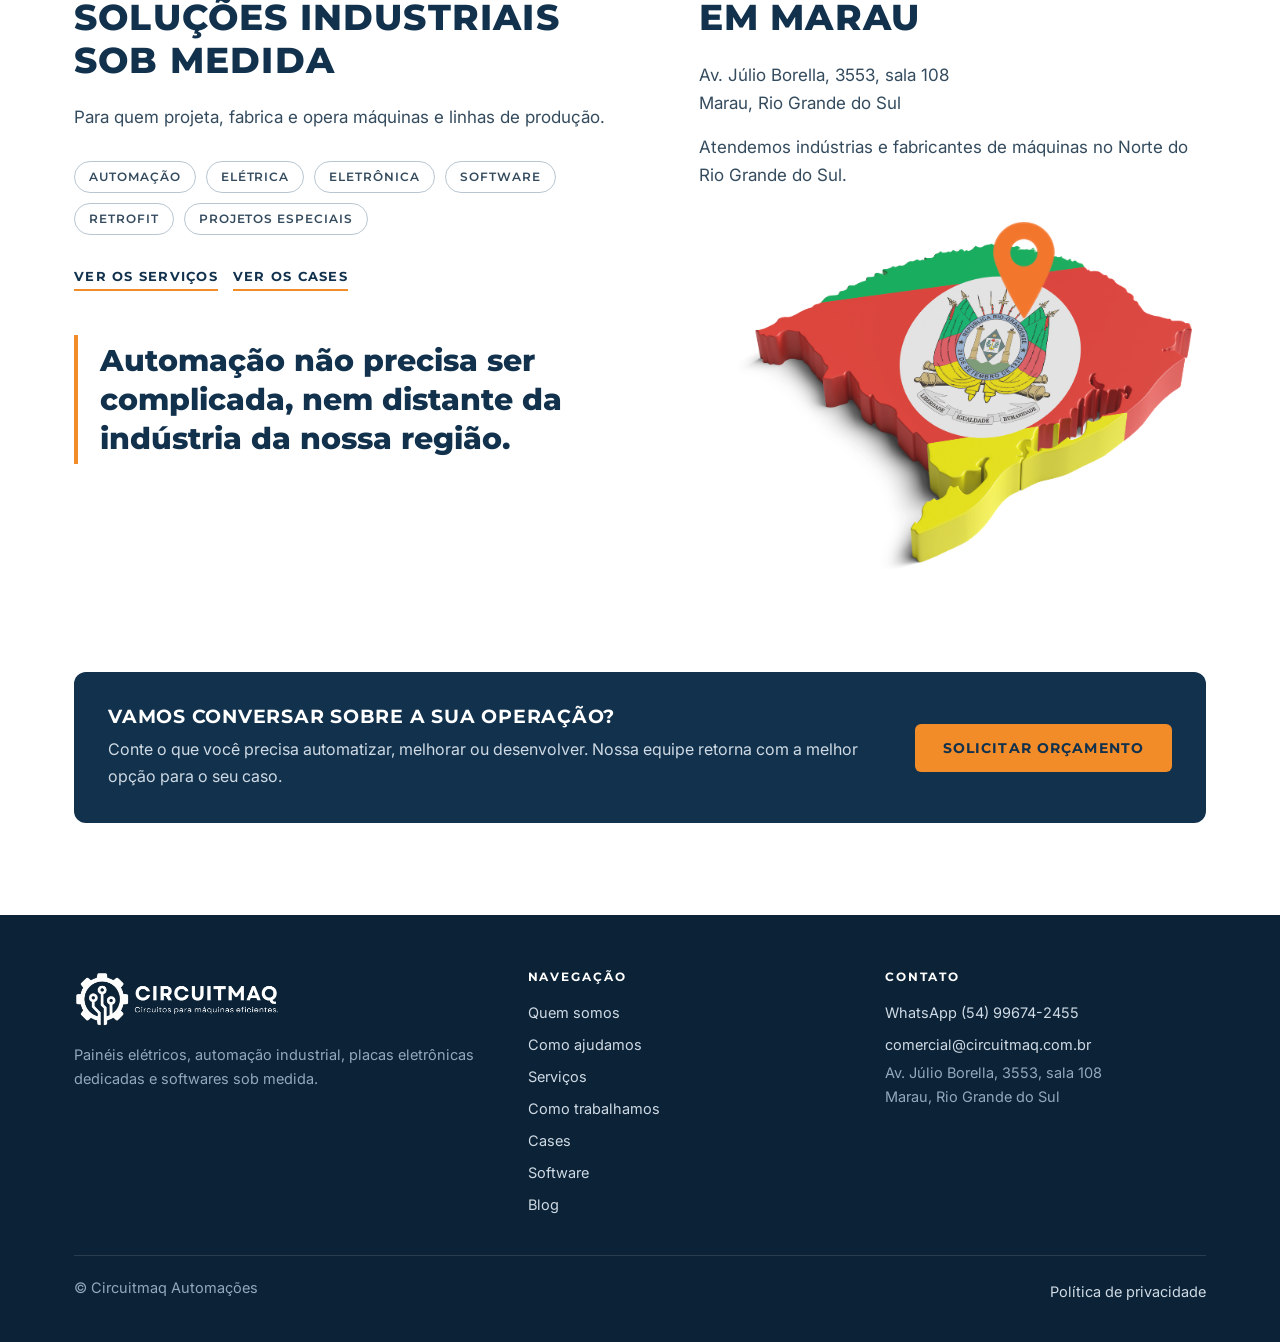
<file: quem-somos/index.html>
<!doctype html>
<html lang="pt-BR">
<head>
<meta charset="utf-8">
<meta name="viewport" content="width=device-width, initial-scale=1">
<title>Quem somos | Circuitmaq: automação, eletrônica e painéis industriais em Marau/RS</title>
<meta name="description" content="Conheça a Circuitmaq Automações, de Marau/RS: quem somos, como pensamos os projetos, nossa missão, visão e valores em automação, elétrica, eletrônica e software industrial.">
<link rel="canonical" href="https://circuitmaq.com.br/quem-somos/">
<meta property="og:type" content="website">
<meta property="og:title" content="Quem somos | Circuitmaq">
<meta property="og:description" content="Elétrica, eletrônica, automação e software para fazer máquinas e processos industriais funcionarem melhor.">
<meta property="og:url" content="https://circuitmaq.com.br/quem-somos/">
<meta property="og:image" content="https://circuitmaq.com.br/img/og.jpg">
<link rel="icon" href="../img/favicon.png">
<link rel="preconnect" href="https://fonts.googleapis.com">
<link rel="preconnect" href="https://fonts.gstatic.com" crossorigin>
<link href="https://fonts.googleapis.com/css2?family=Inter:wght@400;500;600&family=Montserrat:wght@600;700;800&display=swap" rel="stylesheet">
<link rel="stylesheet" href="../style.css">
</head>
<body>
<header>
  <div class="w hd">
    <a href="../#inicio" aria-label="Circuitmaq, início"><img src="../img/logo-horizontal.png" alt="Circuitmaq. Circuitos para máquinas eficientes."></a>
    <nav aria-label="Menu principal">
      <a href="../quem-somos/">Quem somos</a>
      <a href="../#servicos">Serviços</a>
      <a href="../#cases">Cases</a>
      <a href="../#software">Software</a>
      <a href="../blog/">Blog</a>
      <a href="../#contato">Contato</a>
    </nav>
    <a class="btn btn-or" href="../#contato">Solicitar orçamento</a>
  </div>
</header>

<main>
<section class="qs-first">
  <div class="w qs-two">
    <div>
      <span class="eyebrow">Quem somos</span>
      <h1 class="qs-h1">Soluções pensadas para sua realidade</h1>
      <p>A Circuitmaq Automações projeta e entrega soluções elétricas, eletrônicas e de automação para a indústria. Atuamos em quatro frentes: automação e modernização de máquinas, painéis elétricos industriais, placas eletrônicas dedicadas e softwares industriais.</p>
      <p>Atendemos fabricantes de máquinas e indústrias que precisam de um equipamento novo, de uma máquina existente modernizada, da integração entre máquinas e equipamentos diferentes ou de uma peça eletrônica que não se encontra no mercado. Você não precisa saber qual tecnologia resolve o seu caso: conte o problema e nós cuidamos do resto, da escolha da solução até a máquina funcionando.</p>    </div>
    <div class="frame">
      <div class="qs-art" id="qs-art" role="group" aria-label="Engrenagem da Circuitmaq ligada por trilhas de circuito às quatro frentes de atuação: automação, elétrica, eletrônica e software">
        <svg viewBox="0 0 640 512" xmlns="http://www.w3.org/2000/svg">
          <g class="deco" fill="none" stroke="#c9d4dd" stroke-width="2" stroke-linecap="round" stroke-linejoin="round" aria-hidden="true">
            <path d="M-10 150 H70 L100 180 H150"/><circle cx="158" cy="180" r="5"/>
            <path d="M650 360 H570 L540 330 H490"/><circle cx="482" cy="330" r="5"/>
            <path d="M-10 372 H60 L88 344 H130"/><circle cx="138" cy="344" r="5"/>
            <path d="M650 140 H590 L560 170 H520"/><circle cx="512" cy="170" r="5"/>
          </g>
          <g fill="none" stroke="#f28c28" stroke-width="2.6" stroke-linecap="round" stroke-linejoin="round" aria-hidden="true">
            <path class="tr" data-k="1" pathLength="1" d="M208 59 H228 L270 101 V168"/><circle class="nd" data-k="1" cx="270" cy="176" r="6"/>
            <path class="tr" data-k="2" pathLength="1" d="M432 59 H412 L370 101 V168"/><circle class="nd" data-k="2" cx="370" cy="176" r="6"/>
            <path class="tr" data-k="3" pathLength="1" d="M208 453 H228 L270 411 V344"/><circle class="nd" data-k="3" cx="270" cy="336" r="6"/>
            <path class="tr" data-k="4" pathLength="1" d="M432 453 H412 L370 411 V344"/><circle class="nd" data-k="4" cx="370" cy="336" r="6"/>
          </g>
          <image class="gear" href="../img/marca-engrenagem-azul.png" x="238" y="170" width="164" height="162" aria-hidden="true"/>
          <g class="chips" font-family="Montserrat,Arial,sans-serif" font-weight="700" font-size="12.5" letter-spacing="2.2" fill="#11314d" text-anchor="middle">
            <g class="chip" data-k="1" tabindex="0" role="button" aria-label="Automação: projetos e modernização de máquinas"><rect x="28" y="38" width="180" height="42" rx="8"/><circle cx="48" cy="59" r="4" fill="#f28c28"/><text x="125" y="63.5">AUTOMAÇÃO</text></g>
            <g class="chip" data-k="2" tabindex="0" role="button" aria-label="Elétrica: painéis sob medida"><rect x="432" y="38" width="180" height="42" rx="8"/><circle cx="452" cy="59" r="4" fill="#f28c28"/><text x="530" y="63.5">ELÉTRICA</text></g>
            <g class="chip" data-k="3" tabindex="0" role="button" aria-label="Eletrônica: placas dedicadas"><rect x="28" y="432" width="180" height="42" rx="8"/><circle cx="48" cy="453" r="4" fill="#f28c28"/><text x="125" y="457.5">ELETRÔNICA</text></g>
            <g class="chip" data-k="4" tabindex="0" role="button" aria-label="Software: supervisórios, telas de operação e relatórios"><rect x="432" y="432" width="180" height="42" rx="8"/><circle cx="452" cy="453" r="4" fill="#f28c28"/><text x="530" y="457.5">SOFTWARE</text></g>
          </g>
          <g class="caps" font-family="Inter,Arial,sans-serif" font-weight="500" font-size="13.5" fill="#344b5e" text-anchor="middle" aria-hidden="true">
            <text class="cap idle" x="320" y="498">Toque ou passe o mouse sobre uma frente</text>
            <text class="cap" data-k="1" x="320" y="498">Projetos e modernização de máquinas</text>
            <text class="cap" data-k="2" x="320" y="498">Painéis elétricos sob medida</text>
            <text class="cap" data-k="3" x="320" y="498">Placas eletrônicas dedicadas</text>
            <text class="cap" data-k="4" x="320" y="498">Supervisórios, telas de operação e relatórios</text>
          </g>
        </svg>
      </div>
    </div>
  </div>
</section>

<section class="navy qs-person">
  <div class="w">
    <div class="ph2"><img src="../img/jose-fernando.jpg" alt="José Fernando, responsável técnico da Circuitmaq, trabalhando no projeto de uma placa eletrônica" loading="lazy"></div>
    <figure style="margin:0">
      <blockquote>
        <p>Criamos a Circuitmaq para tornar a automação mais simples e acessível.</p>
      </blockquote>
      <figcaption class="who"><span><strong>José Fernando</strong>Proprietário e responsável técnico</span></figcaption>
    </figure>
  </div>
</section>

<section class="gray">
  <div class="w">
    <div class="head"><span class="eyebrow">Como pensamos</span><h2>Do problema ao resultado na operação</h2></div>
    <div class="qs-steps">
      <div class="qs-card"><span class="qs-n">01</span><h3>Entender</h3><p>Antes da tecnologia, existe o problema. Começamos conhecendo o processo, o equipamento e o que precisa ser resolvido.</p></div>
      <div class="qs-card"><span class="qs-n">02</span><h3>Projetar</h3><p>A solução não precisa ser pronta. Desenvolvemos sob medida para a sua aplicação, em vez de adaptar a operação a um produto de prateleira.</p></div>
      <div class="qs-card"><span class="qs-n">03</span><h3>Escolher</h3><p>Definimos a solução mais simples que resolve o problema, seja um painel, uma placa, um software ou mais de um deles.</p></div>
      <div class="qs-card"><span class="qs-n">04</span><h3>Resolver</h3><p>O que importa é o resultado: menos paradas, menos retrabalho e uma operação mais simples. Acompanhamos até funcionar na fábrica.</p></div>
    </div>
  </div>
</section>

<section>
  <div class="w">
    <div class="qs-mv">
      <div class="qs-box dark">
        <span class="qs-tag">Missão</span>
        <p>Desenvolver soluções de automação, elétrica, eletrônica e software que tornam as máquinas e os processos industriais mais eficientes, seguros e confiáveis.</p>
      </div>
      <div class="qs-box">
        <span class="qs-tag">Visão</span>
        <p>Ser reconhecida como a parceira de referência em soluções industriais sob medida para fabricantes de máquinas e indústrias, pela qualidade técnica e pela proximidade com o cliente.</p>
      </div>
    </div>
  </div>
</section>

<section class="navy">
  <div class="w">
    <div class="head"><span class="eyebrow">Valores</span><h2>O que guia o nosso trabalho</h2></div>
    <div class="qs-vals">
      <div><h3>Entender antes de propor</h3><p>Cada solução começa pelo problema real da operação.</p></div>
      <div><h3>Rigor técnico</h3><p>Precisão, organização e atenção aos detalhes industriais, do projeto elétrico à programação.</p></div>
      <div><h3>Clareza</h3><p>Comunicação direta, proposta objetiva e sistemas simples de operar.</p></div>
      <div><h3>Segurança das pessoas</h3><p>Proteger quem opera a máquina é parte do projeto.</p></div>
      <div><h3>Proximidade</h3><p>Atendimento acessível: nossa equipe está pronta para escutar quem usa o equipamento.</p></div>
      <div><h3>Compromisso com o resultado</h3><p>Um projeto se mede pelo que ele entrega na operação.</p></div>
    </div>
  </div>
</section>

<section>
  <div class="w qs-two top">
    <div>
      <span class="eyebrow">O que fazemos</span>
      <h2>Soluções industriais sob medida</h2>
      <p style="margin-top:22px">Para quem projeta, fabrica e opera máquinas e linhas de produção.</p>
      <div class="chips"><span>Automação</span><span>Elétrica</span><span>Eletrônica</span><span>Software</span><span>Retrofit</span><span>Projetos especiais</span></div>
      <p style="margin-top:26px"><a class="textlink" href="../#servicos">Ver os serviços</a> &nbsp; <a class="textlink" href="../#cases">Ver os cases</a></p>
      <p class="qs-lema3">Automação não precisa ser complicada, nem distante da indústria da nossa região.</p>
    </div>
    <div>
      <span class="eyebrow">Onde estamos</span>
      <h2>Em Marau</h2>
      <p style="margin-top:22px">Av. Júlio Borella, 3553, sala 108<br>Marau, Rio Grande do Sul</p>
      <p>Atendemos indústrias e fabricantes de máquinas no Norte do Rio Grande do Sul.</p>
      <img class="qs-map" src="../img/mapa-rs.png" alt="Mapa do Rio Grande do Sul com a localização de Marau" loading="lazy">
    </div>
  </div>
</section>

<section class="qs-cta-wrap">
  <div class="w">
    <aside class="cta"><div><h3>Vamos conversar sobre a sua operação?</h3><p>Conte o que você precisa automatizar, melhorar ou desenvolver. Nossa equipe retorna com a melhor opção para o seu caso.</p></div><a class="btn btn-or" href="../#contato">Solicitar orçamento</a></aside>
  </div>
</section>
</main>

<footer>
  <div class="w">
    <div class="cols">
      <div>
        <img src="../img/logo-horizontal-branco.png" alt="Circuitmaq. Circuitos para máquinas eficientes.">
        <p>Painéis elétricos, automação industrial, placas eletrônicas dedicadas e softwares sob medida.</p>
      </div>
      <div>
        <h4>Navegação</h4>
        <a href="../quem-somos/">Quem somos</a><a href="../#caminhos">Como ajudamos</a><a href="../#servicos">Serviços</a><a href="../#como-trabalhamos">Como trabalhamos</a><a href="../#cases">Cases</a><a href="../#software">Software</a><a href="../blog/">Blog</a>
      </div>
      <div>
        <h4>Contato</h4>
        <a href="https://wa.me/5554996742455" target="_blank" rel="noopener">WhatsApp (54) 99674-2455</a>
        <a href="mailto:comercial@circuitmaq.com.br">comercial@circuitmaq.com.br</a>
        <span>Av. Júlio Borella, 3553, sala 108<br>Marau, Rio Grande do Sul</span>
      </div>
    </div>
    <div class="bt"><span>© Circuitmaq Automações</span><a href="../privacidade.html" style="display:inline">Política de privacidade</a></div>
  </div>
</footer>
<script>
(function(){
  var a=document.getElementById('qs-art'); if(!a) return;
  function set(k,on){
    a.classList.toggle('act',on);
    var els=a.querySelectorAll('[data-k="'+k+'"]');
    for(var i=0;i<els.length;i++){els[i].classList.toggle('on',on);}
  }
  var chips=a.querySelectorAll('.chip');
  for(var i=0;i<chips.length;i++){(function(c){
    var k=c.getAttribute('data-k');
    c.addEventListener('mouseenter',function(){set(k,true)});
    c.addEventListener('mouseleave',function(){set(k,false)});
    c.addEventListener('focus',function(){set(k,true)});
    c.addEventListener('blur',function(){set(k,false)});
  })(chips[i]);}
  if('IntersectionObserver' in window){
    a.classList.add('pre');
    var io=new IntersectionObserver(function(es){
      for(var j=0;j<es.length;j++){ if(es[j].isIntersecting){ a.classList.remove('pre'); a.classList.add('in'); io.disconnect(); } }
    },{threshold:.35});
    io.observe(a);
  }
})();
</script>
</body>
</html>
</file>
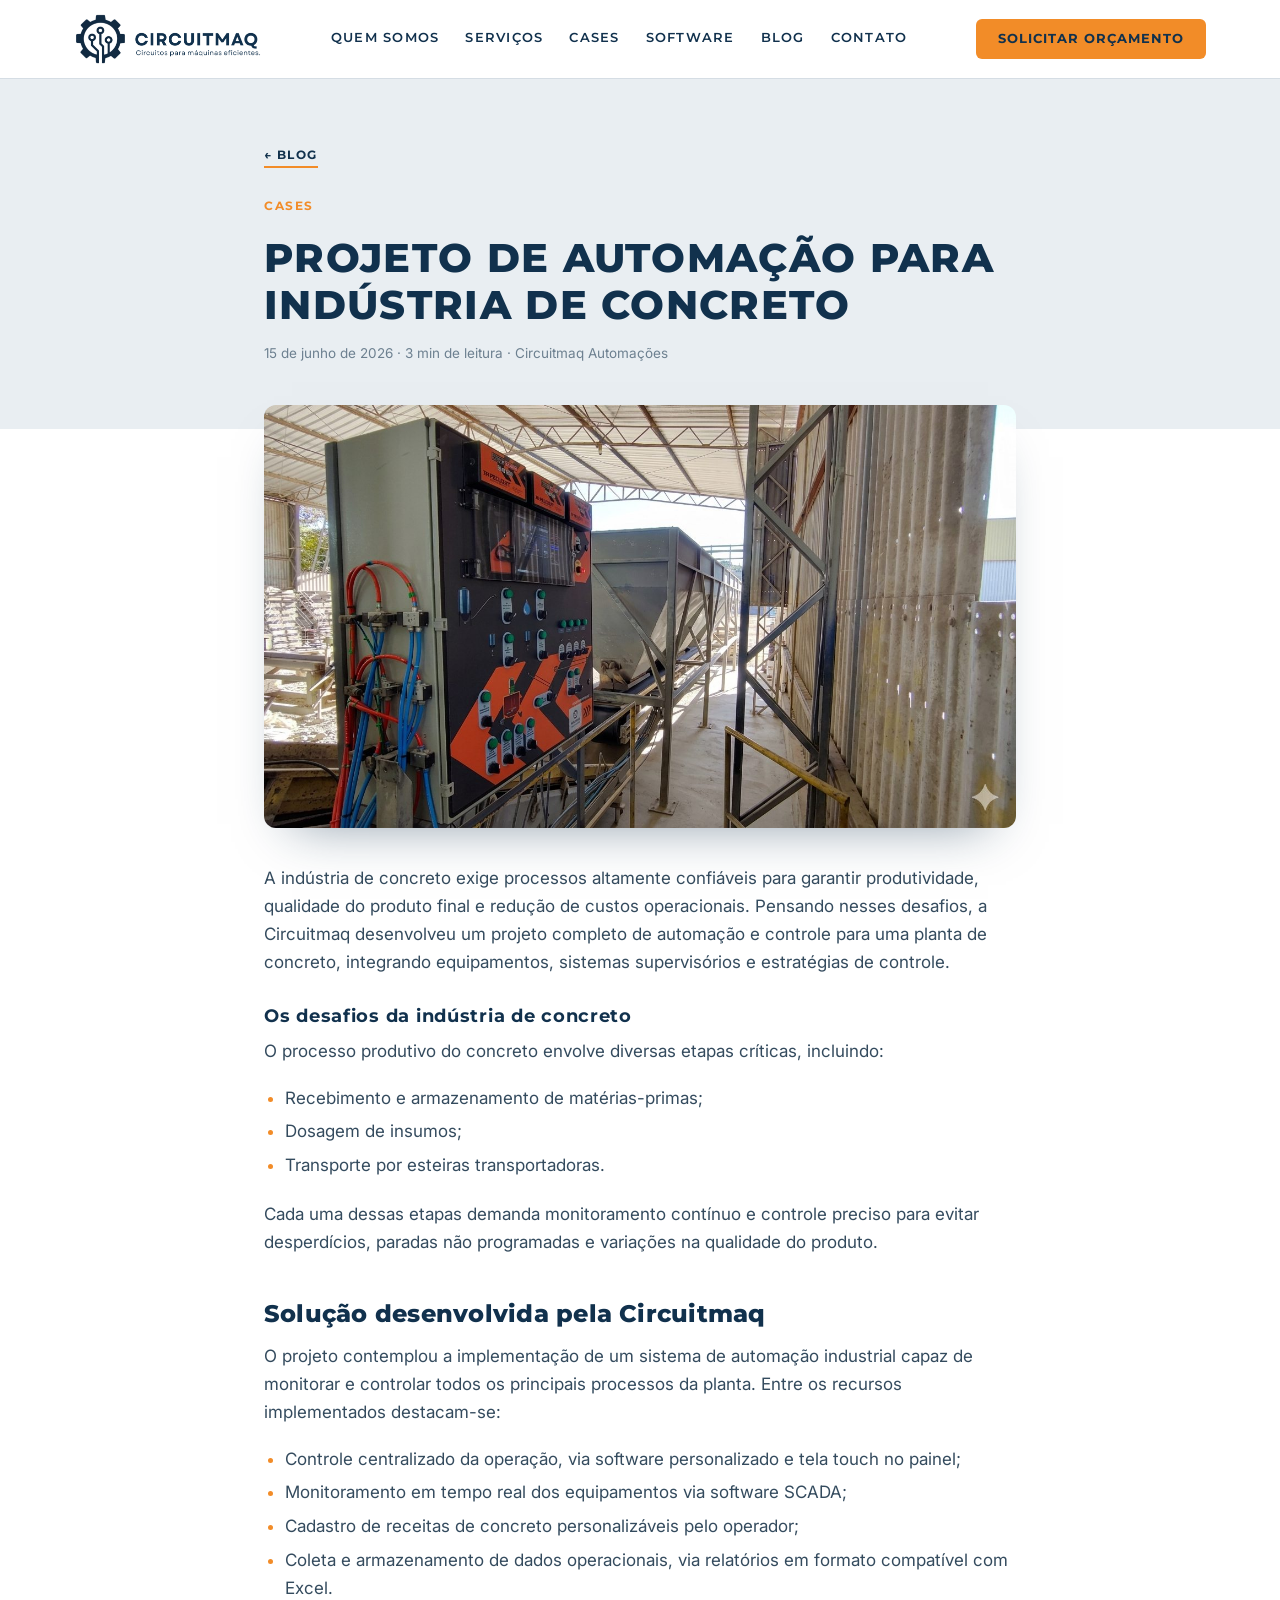
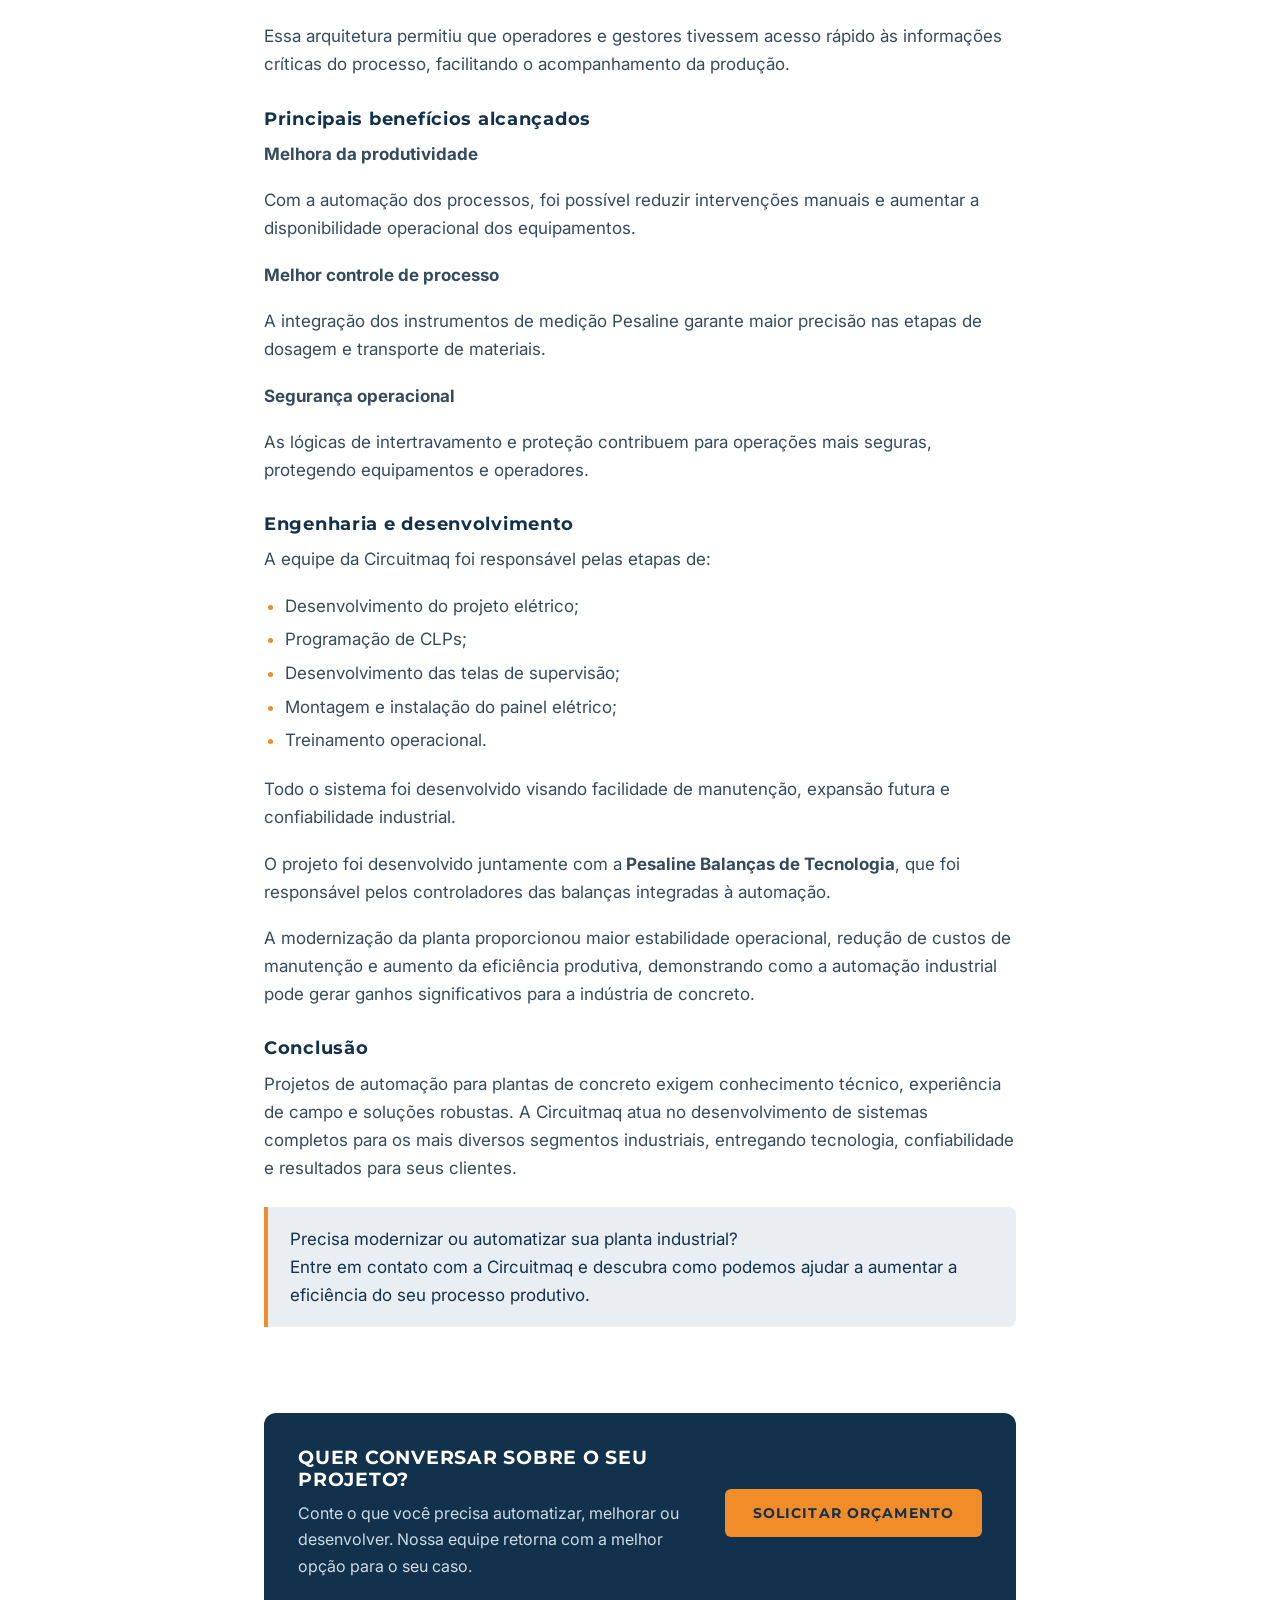
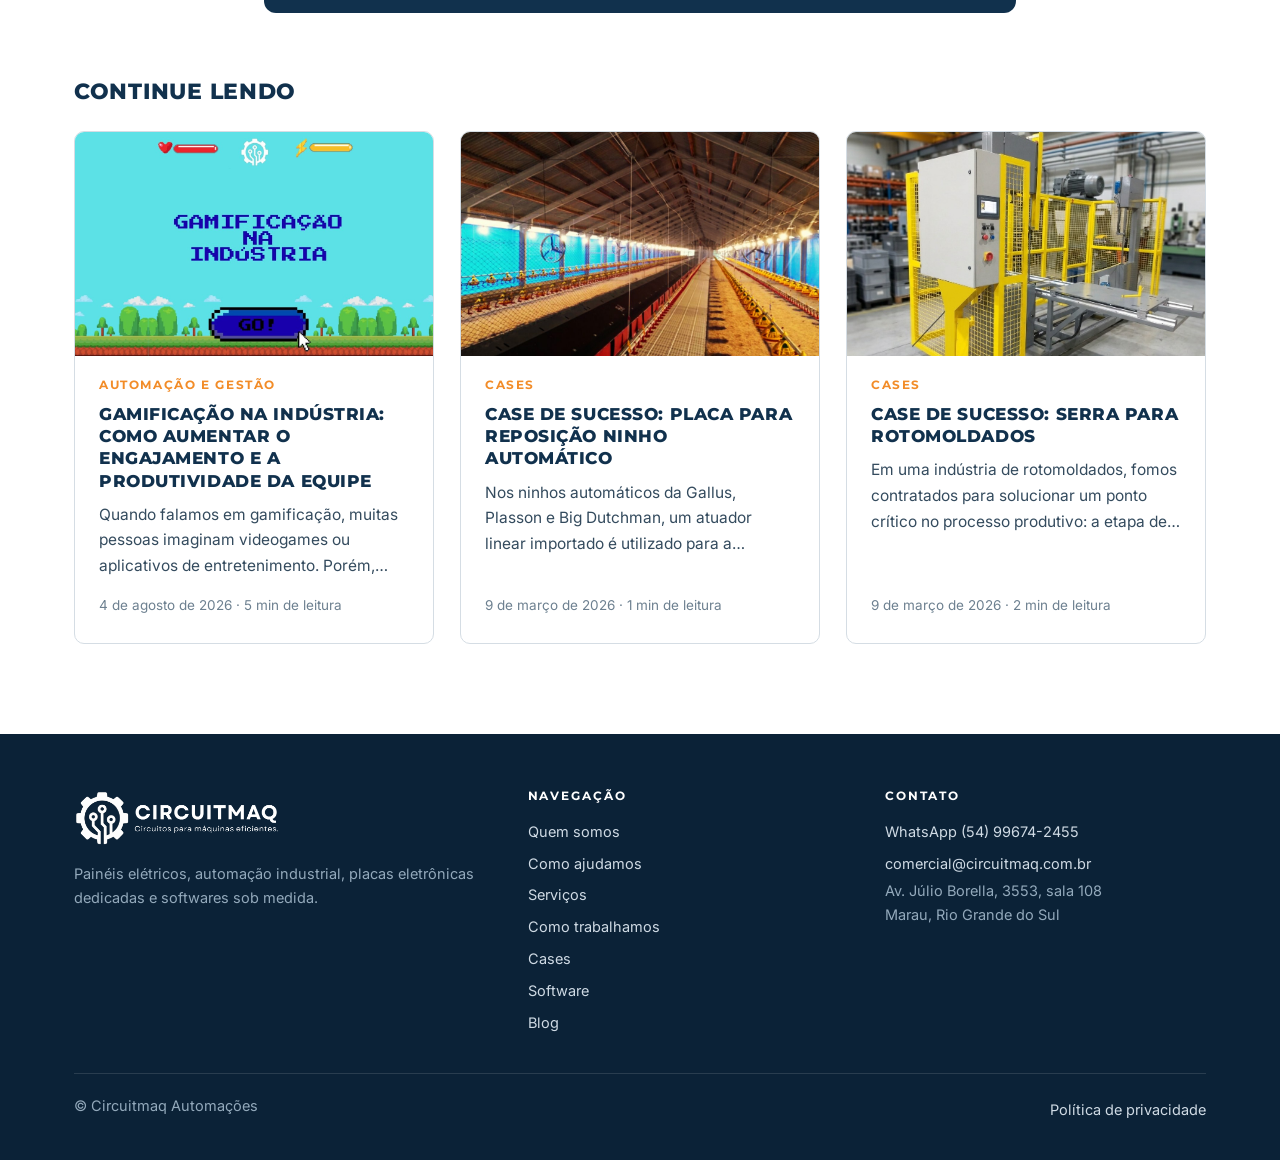
<file: blog/automacao-planta-de-concreto/index.html>
<!doctype html>
<html lang="pt-BR">
<head>
<meta charset="utf-8">
<meta name="viewport" content="width=device-width, initial-scale=1">
<title>Projeto de Automa&#231;&#227;o para Ind&#250;stria de Concreto</title>
<meta name="description" content="A ind&#250;stria de concreto exige processos altamente confi&#225;veis para garantir produtividade, qualidade do produto final e redu&#231;&#227;o de custos operacionais. Pensando...">
<link rel="canonical" href="https://circuitmaq.com.br/blog/automacao-planta-de-concreto/">
<meta property="og:type" content="article">
<meta property="og:title" content="Projeto de Automa&#231;&#227;o para Ind&#250;stria de Concreto">
<meta property="og:description" content="A ind&#250;stria de concreto exige processos altamente confi&#225;veis para garantir produtividade, qualidade do produto final e redu&#231;&#227;o de custos operacionais. Pensando...">
<meta property="og:url" content="https://circuitmaq.com.br/blog/automacao-planta-de-concreto/">
<meta property="og:image" content="https://circuitmaq.com.br/img/concreto-painel-campo.jpg">
<link rel="icon" href="../../img/favicon.png">
<link rel="alternate" type="application/rss+xml" title="Blog Circuitmaq" href="https://circuitmaq.com.br/blog/feed.xml">
<link rel="preconnect" href="https://fonts.googleapis.com">
<link rel="preconnect" href="https://fonts.gstatic.com" crossorigin>
<link href="https://fonts.googleapis.com/css2?family=Inter:wght@400;500;600&family=Montserrat:wght@600;700;800&display=swap" rel="stylesheet">
<link rel="stylesheet" href="../../style.css">
<script type="application/ld+json">{"@context":"https://schema.org","@type":"BlogPosting","headline":"Projeto de Automação para Indústria de Concreto","description":"A indústria de concreto exige processos altamente confiáveis para garantir produtividade, qualidade do produto final e redução de custos operacionais. Pensando...","datePublished":"2026-06-15","image":"https://circuitmaq.com.br/img/concreto-painel-campo.jpg","mainEntityOfPage":"https://circuitmaq.com.br/blog/automacao-planta-de-concreto/","author":{"name":"Circuitmaq Automações","@type":"Organization"},"publisher":{"name":"Circuitmaq Automações","logo":{"@type":"ImageObject","url":"https://circuitmaq.com.br/img/favicon.png"},"@type":"Organization"}}</script>
</head>
<body>
<header>
  <div class="w hd">
    <a href="../../#inicio" aria-label="Circuitmaq, início"><img src="../../img/logo-horizontal.png" alt="Circuitmaq. Circuitos para máquinas eficientes."></a>
    <nav aria-label="Menu principal">
      <a href="../../quem-somos/">Quem somos</a>
      <a href="../../#servicos">Serviços</a>
      <a href="../../#cases">Cases</a>
      <a href="../../#software">Software</a>
      <a href="../../blog/">Blog</a>
      <a href="../../#contato">Contato</a>
    </nav>
    <a class="btn btn-or" href="../../#contato">Solicitar orçamento</a>
  </div>
</header>
<main>
<article class="post">
<header class="ph"><div class="w narrow"><a class="back" href="../">← Blog</a><br><span class="tag">Cases</span><h1>Projeto de Automa&#231;&#227;o para Ind&#250;stria de Concreto</h1><p class="meta">15 de junho de 2026 · 3 min de leitura · Circuitmaq Automações</p></div></header>
<div class="w narrow">
<img class="cover" src="../../img/concreto-painel-campo.jpg" alt="">
<div class="body">
<p>A ind&#250;stria de concreto exige processos altamente confi&#225;veis para garantir produtividade, qualidade do produto final e redu&#231;&#227;o de custos operacionais. Pensando nesses desafios, a Circuitmaq desenvolveu um projeto completo de automa&#231;&#227;o e controle para uma planta de concreto, integrando equipamentos, sistemas supervis&#243;rios e estrat&#233;gias de controle.</p>
<h3>Os desafios da ind&#250;stria de concreto</h3>
<p>O processo produtivo do concreto envolve diversas etapas cr&#237;ticas, incluindo:</p>
<ul>
<li>Recebimento e armazenamento de mat&#233;rias-primas;</li>
<li>Dosagem de insumos;</li>
<li>Transporte por esteiras transportadoras.</li>
</ul>
<p>Cada uma dessas etapas demanda monitoramento cont&#237;nuo e controle preciso para evitar desperd&#237;cios, paradas n&#227;o programadas e varia&#231;&#245;es na qualidade do produto.</p>
<h2>Solu&#231;&#227;o desenvolvida pela Circuitmaq</h2>
<p>O projeto contemplou a implementa&#231;&#227;o de um sistema de automa&#231;&#227;o industrial capaz de monitorar e controlar todos os principais processos da planta. Entre os recursos implementados destacam-se:</p>
<ul>
<li>Controle centralizado da opera&#231;&#227;o, via software personalizado e tela touch no painel;</li>
<li>Monitoramento em tempo real dos equipamentos via software SCADA;</li>
<li>Cadastro de receitas de concreto personaliz&#225;veis pelo operador;</li>
<li>Coleta e armazenamento de dados operacionais, via relat&#243;rios em formato compat&#237;vel com Excel.</li>
</ul>
<p>Essa arquitetura permitiu que operadores e gestores tivessem acesso r&#225;pido &#224;s informa&#231;&#245;es cr&#237;ticas do processo, facilitando o acompanhamento da produ&#231;&#227;o.</p>
<h3>Principais benef&#237;cios alcan&#231;ados</h3>
<p><strong>Melhora da produtividade</strong></p>
<p>Com a automa&#231;&#227;o dos processos, foi poss&#237;vel reduzir interven&#231;&#245;es manuais e aumentar a disponibilidade operacional dos equipamentos.</p>
<p><strong>Melhor controle de processo</strong></p>
<p>A integra&#231;&#227;o dos instrumentos de medi&#231;&#227;o Pesaline garante maior precis&#227;o nas etapas de dosagem e transporte de materiais.</p>
<p><strong>Seguran&#231;a operacional</strong></p>
<p>As l&#243;gicas de intertravamento e prote&#231;&#227;o contribuem para opera&#231;&#245;es mais seguras, protegendo equipamentos e operadores.</p>
<h3>Engenharia e desenvolvimento</h3>
<p>A equipe da Circuitmaq foi respons&#225;vel pelas etapas de:</p>
<ul>
<li>Desenvolvimento do projeto el&#233;trico;</li>
<li>Programa&#231;&#227;o de CLPs;</li>
<li>Desenvolvimento das telas de supervis&#227;o;</li>
<li>Montagem e instala&#231;&#227;o do painel el&#233;trico;</li>
<li>Treinamento operacional.</li>
</ul>
<p>Todo o sistema foi desenvolvido visando facilidade de manuten&#231;&#227;o, expans&#227;o futura e confiabilidade industrial.</p>
<p>O projeto foi desenvolvido juntamente com a<strong> Pesaline Balan&#231;as de Tecnologia</strong>, que foi respons&#225;vel pelos controladores das balan&#231;as integradas &#224; automa&#231;&#227;o.</p>
<p>A moderniza&#231;&#227;o da planta proporcionou maior estabilidade operacional, redu&#231;&#227;o de custos de manuten&#231;&#227;o e aumento da efici&#234;ncia produtiva, demonstrando como a automa&#231;&#227;o industrial pode gerar ganhos significativos para a ind&#250;stria de concreto.</p>
<h3>Conclus&#227;o</h3>
<p>Projetos de automa&#231;&#227;o para plantas de concreto exigem conhecimento t&#233;cnico, experi&#234;ncia de campo e solu&#231;&#245;es robustas. A Circuitmaq atua no desenvolvimento de sistemas completos para os mais diversos segmentos industriais, entregando tecnologia, confiabilidade e resultados para seus clientes.</p>
<blockquote>Precisa modernizar ou automatizar sua planta industrial?
<br>Entre em contato com a Circuitmaq e descubra como podemos ajudar a aumentar a efici&#234;ncia do seu processo produtivo.
</blockquote>

</div>
<aside class="cta"><div><h3>Quer conversar sobre o seu projeto?</h3><p>Conte o que você precisa automatizar, melhorar ou desenvolver. Nossa equipe retorna com a melhor opção para o seu caso.</p></div><a class="btn btn-or" href="../../#contato">Solicitar orçamento</a></aside>
</div>
</article>
<section class="more"><div class="w"><h2 style="font-size:22px;margin-bottom:26px">Continue lendo</h2><div class="posts">
<a class="pc" href="../gamificacao-na-industria/"><img src="../../img/blog-gamificacao.jpg" alt="" loading="lazy"><div class="pb"><span class="tag">Automa&#231;&#227;o e gest&#227;o</span><h2>Gamifica&#231;&#227;o na ind&#250;stria: como aumentar o engajamento e a produtividade da equipe</h2><p>Quando falamos em gamifica&#231;&#227;o, muitas pessoas imaginam videogames ou aplicativos de entretenimento. Por&#233;m, esse conceito vem sendo utilizado com sucesso em diversos setores da ind&#250;stria para resolver um problema comum: manter as equipes engajadas no cumprimento das tarefas di&#225;rias.</p><span class="meta">4 de agosto de 2026 · 5 min de leitura</span></div></a>
<a class="pc" href="../placa-de-reposicao-ninho-automatico/"><img src="../../img/avicultura.jpg" alt="" loading="lazy"><div class="pb"><span class="tag">Cases</span><h2>Case de sucesso: Placa para reposi&#231;&#227;o ninho autom&#225;tico</h2><p>Nos ninhos autom&#225;ticos da Gallus, Plasson e Big Dutchman, um atuador linear importado &#233; utilizado para a abertura e o fechamento do ninho. No entanto, a placa que controla esse atuador frequentemente queimava e n&#227;o podia ser adquirida separadamente pelo produtor.</p><span class="meta">9 de março de 2026 · 1 min de leitura</span></div></a>
<a class="pc" href="../serra-dedicada-para-rotomoldados/"><img src="../../img/serra.jpg" alt="" loading="lazy"><div class="pb"><span class="tag">Cases</span><h2>Case de sucesso: Serra para rotomoldados</h2><p>Em uma ind&#250;stria de rotomoldados, fomos contratados para solucionar um ponto cr&#237;tico no processo produtivo: a etapa de corte das pe&#231;as apresentava risco f&#237;sico ao operador, dependia fortemente de habilidade manual e estava sujeita a varia&#231;&#245;es que impactavam a padroniza&#231;&#227;o.</p><span class="meta">9 de março de 2026 · 2 min de leitura</span></div></a>
</div></div></section>
</main>
<footer>
  <div class="w">
    <div class="cols">
      <div>
        <img src="../../img/logo-horizontal-branco.png" alt="Circuitmaq. Circuitos para máquinas eficientes.">
        <p>Painéis elétricos, automação industrial, placas eletrônicas dedicadas e softwares sob medida.</p>
      </div>
      <div>
        <h4>Navegação</h4>
        <a href="../../quem-somos/">Quem somos</a><a href="../../#caminhos">Como ajudamos</a><a href="../../#servicos">Serviços</a><a href="../../#como-trabalhamos">Como trabalhamos</a><a href="../../#cases">Cases</a><a href="../../#software">Software</a><a href="../../blog/">Blog</a>
      </div>
      <div>
        <h4>Contato</h4>
        <a href="https://wa.me/5554996742455" target="_blank" rel="noopener">WhatsApp (54) 99674-2455</a>
        <a href="mailto:comercial@circuitmaq.com.br">comercial@circuitmaq.com.br</a>
        <span>Av. Júlio Borella, 3553, sala 108<br>Marau, Rio Grande do Sul</span>
      </div>
    </div>
    <div class="bt"><span>© Circuitmaq Automações</span><a href="../../privacidade.html" style="display:inline">Política de privacidade</a></div>
  </div>
</footer>
</body>
</html>
</file>
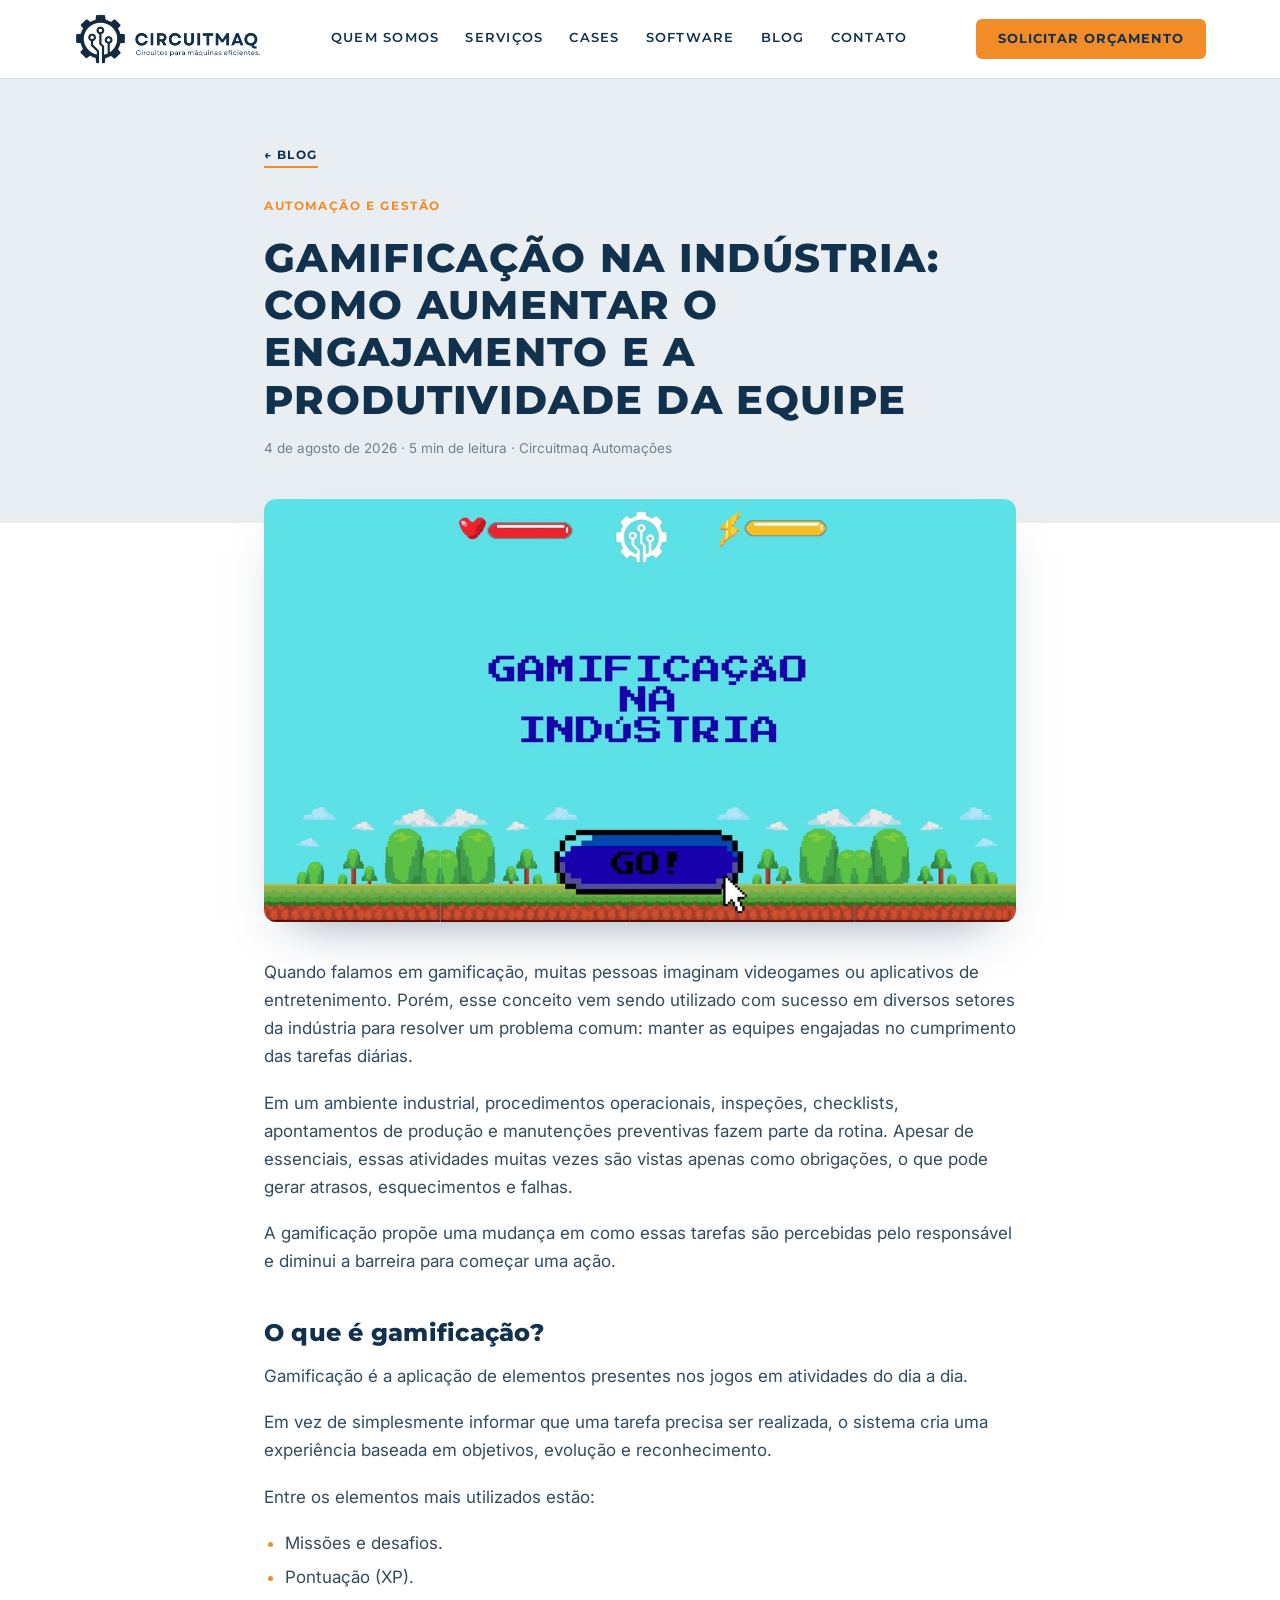
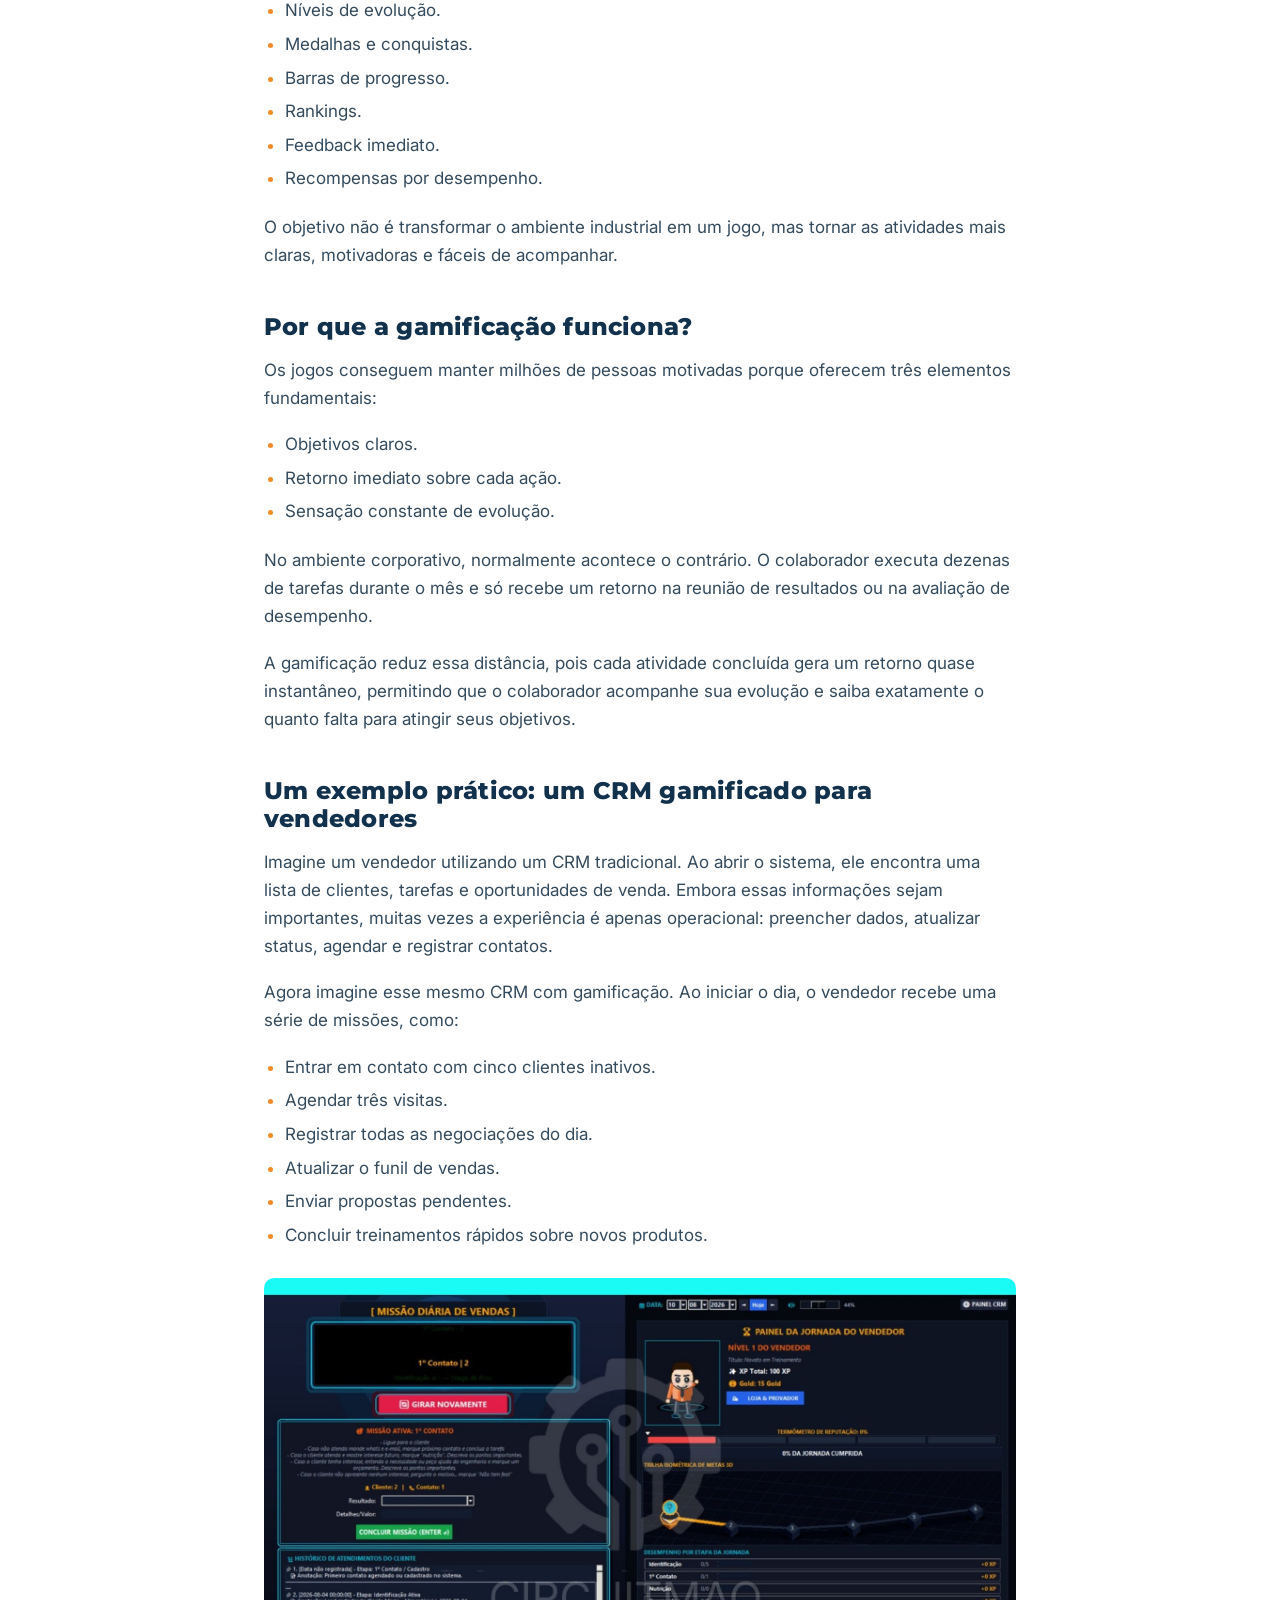
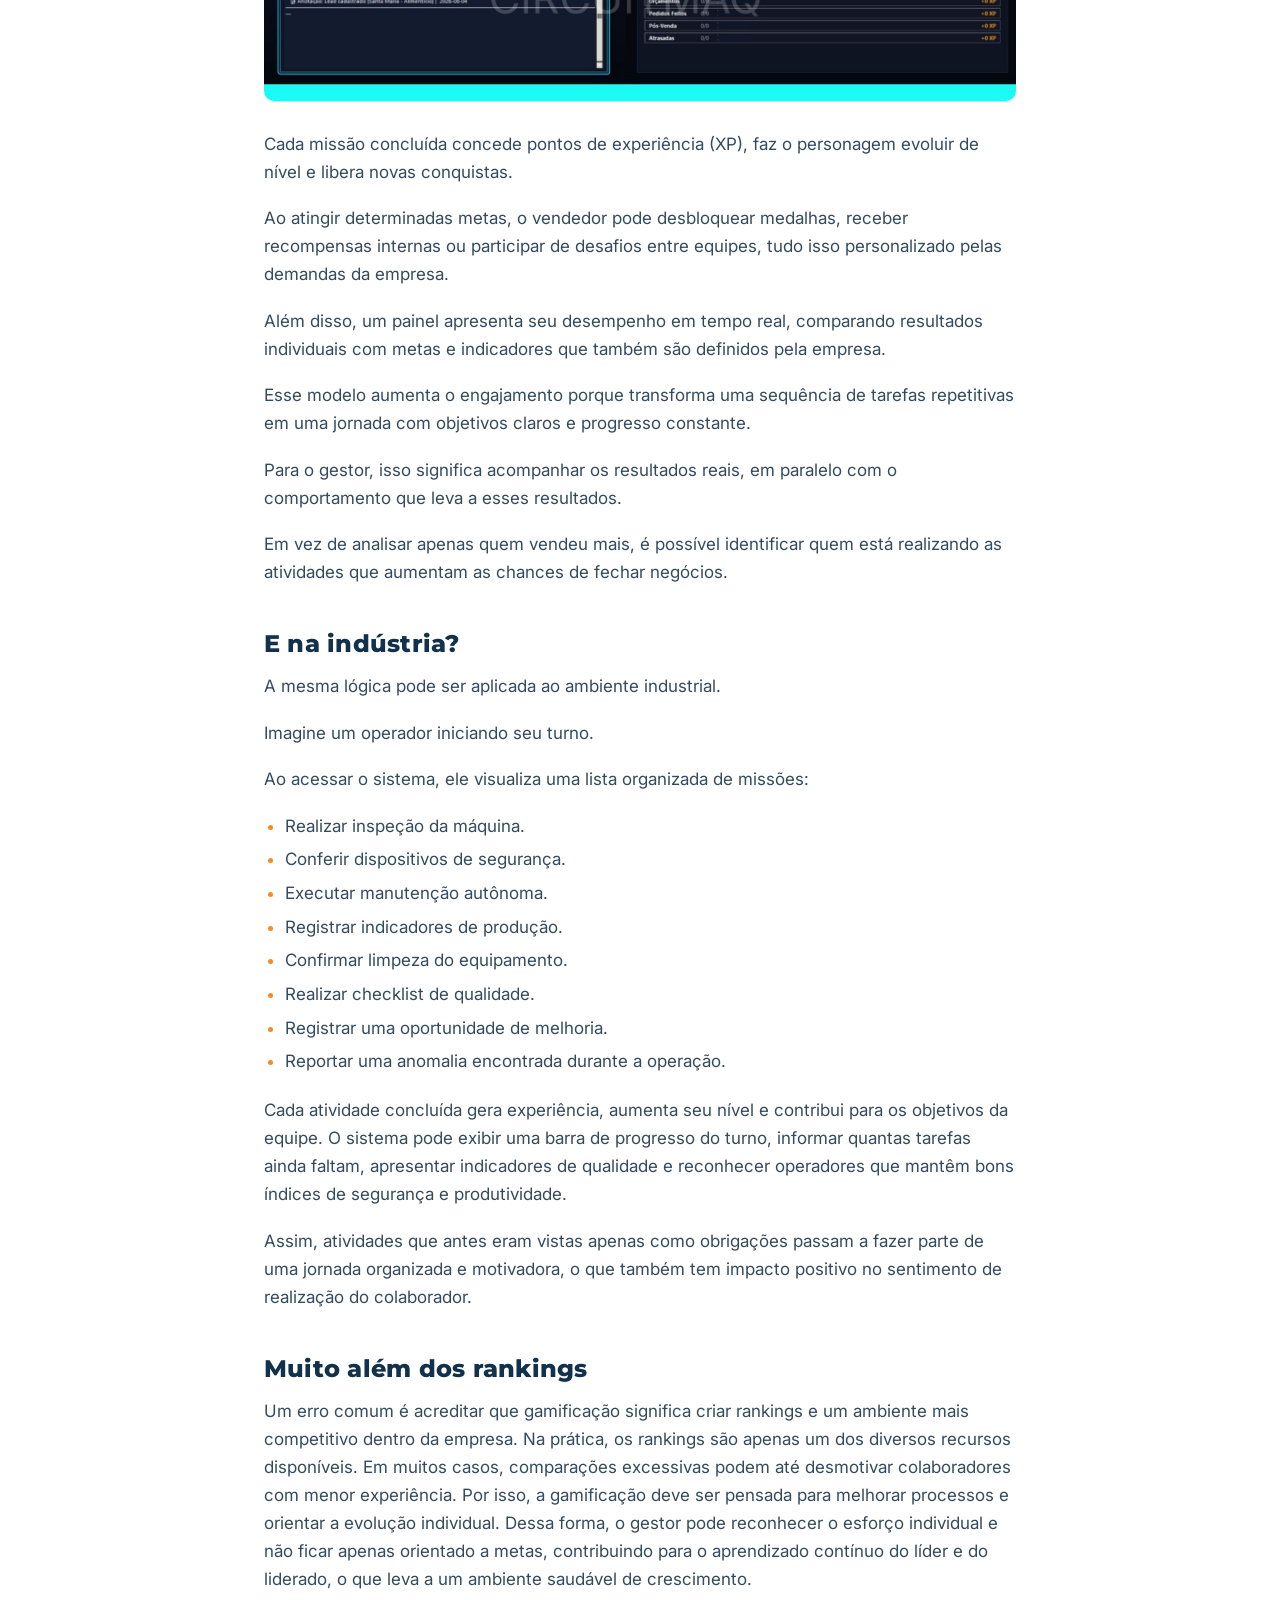
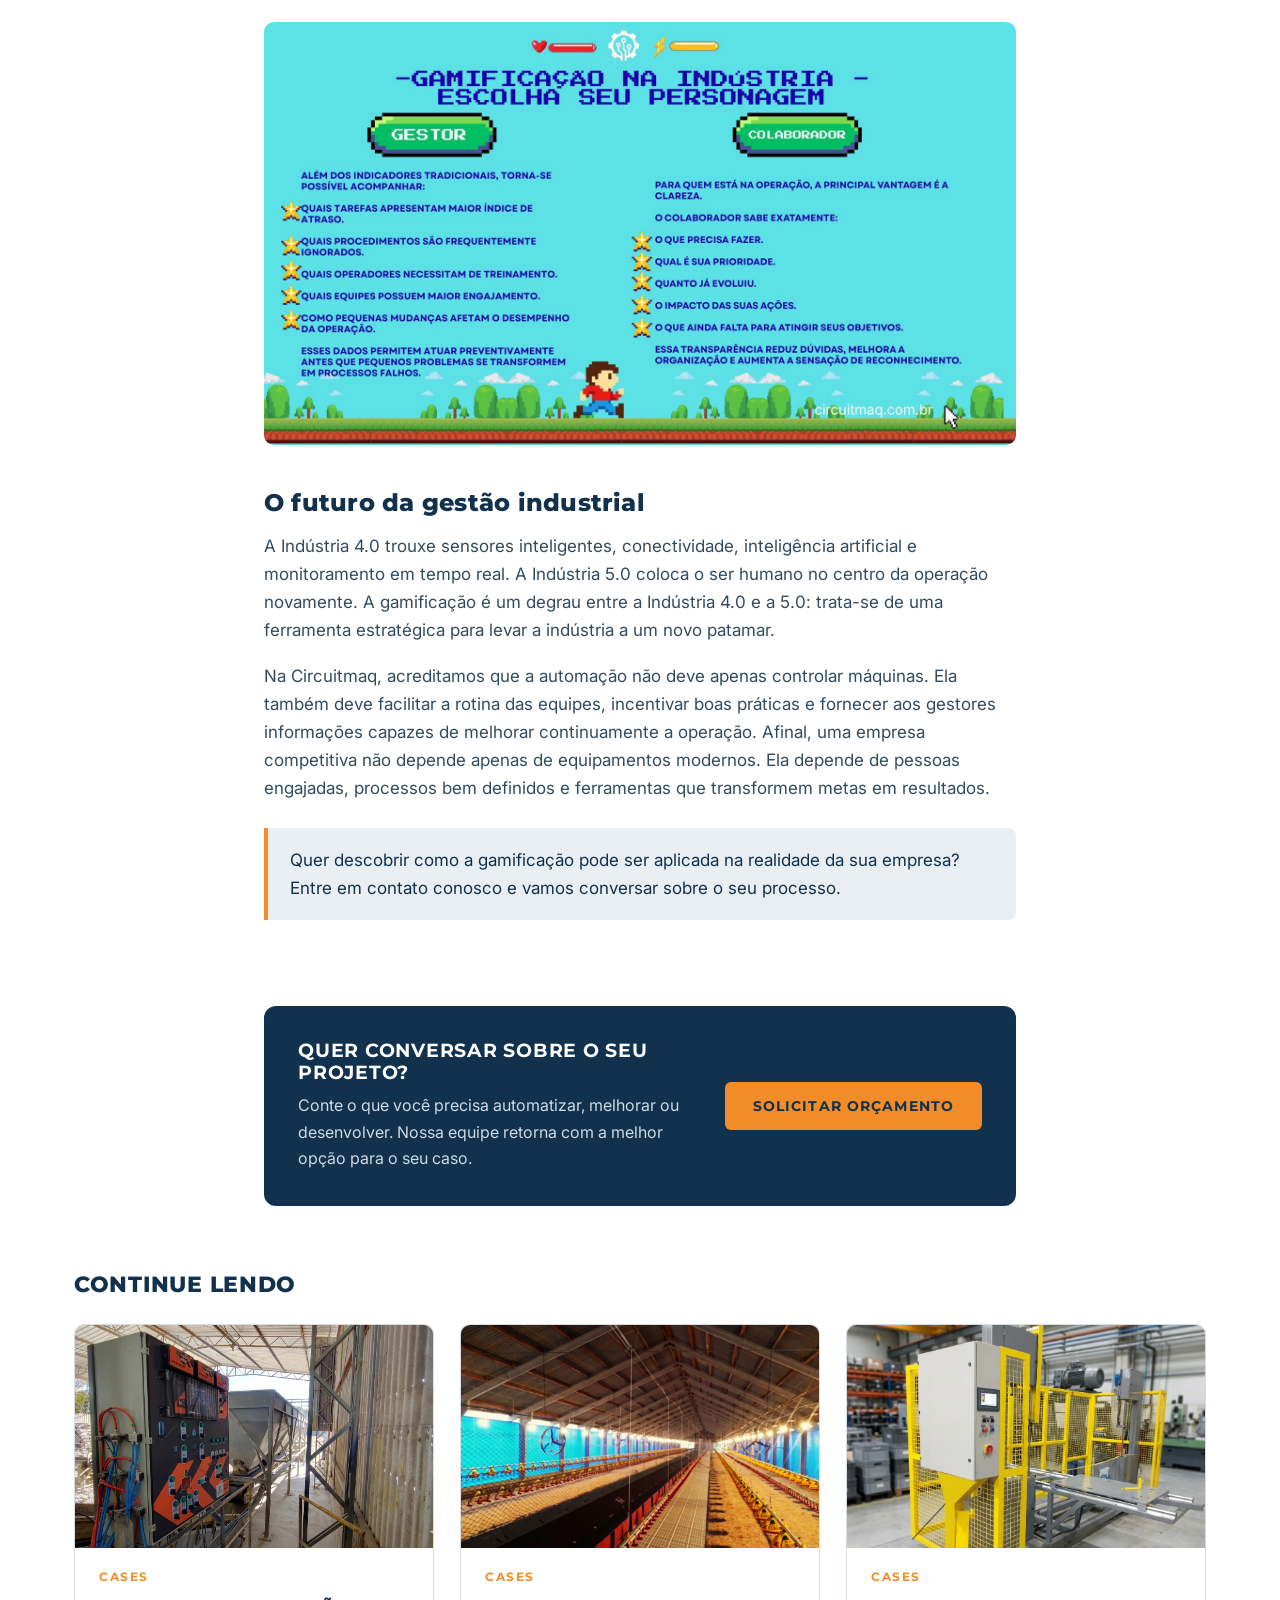
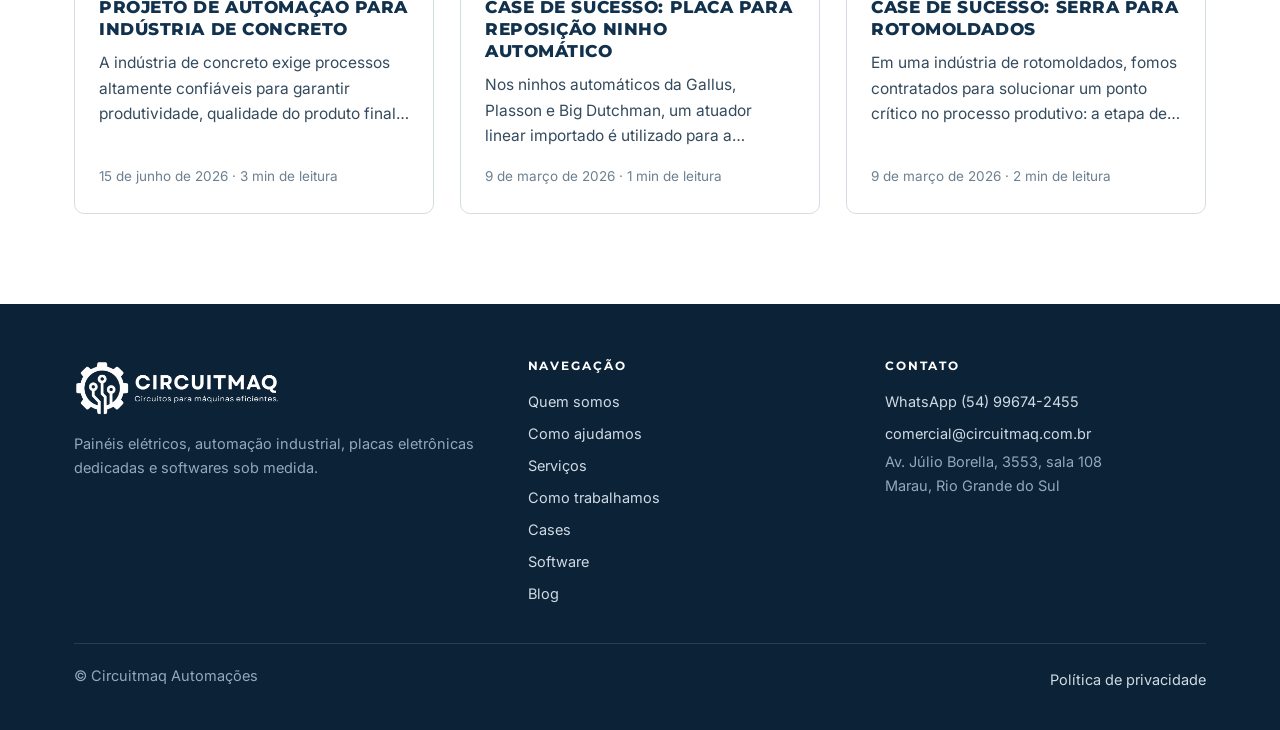
<file: blog/gamificacao-na-industria/index.html>
<!doctype html>
<html lang="pt-BR">
<head>
<meta charset="utf-8">
<meta name="viewport" content="width=device-width, initial-scale=1">
<title>Gamifica&#231;&#227;o na ind&#250;stria: como aumentar o engajamento e a produtividade da equipe</title>
<meta name="description" content="Quando falamos em gamifica&#231;&#227;o, muitas pessoas imaginam videogames ou aplicativos de entretenimento. Por&#233;m, esse conceito vem sendo utilizado com sucesso em...">
<link rel="canonical" href="https://circuitmaq.com.br/blog/gamificacao-na-industria/">
<meta property="og:type" content="article">
<meta property="og:title" content="Gamifica&#231;&#227;o na ind&#250;stria: como aumentar o engajamento e a produtividade da equipe">
<meta property="og:description" content="Quando falamos em gamifica&#231;&#227;o, muitas pessoas imaginam videogames ou aplicativos de entretenimento. Por&#233;m, esse conceito vem sendo utilizado com sucesso em...">
<meta property="og:url" content="https://circuitmaq.com.br/blog/gamificacao-na-industria/">
<meta property="og:image" content="https://circuitmaq.com.br/img/blog-gamificacao.jpg">
<link rel="icon" href="../../img/favicon.png">
<link rel="alternate" type="application/rss+xml" title="Blog Circuitmaq" href="https://circuitmaq.com.br/blog/feed.xml">
<link rel="preconnect" href="https://fonts.googleapis.com">
<link rel="preconnect" href="https://fonts.gstatic.com" crossorigin>
<link href="https://fonts.googleapis.com/css2?family=Inter:wght@400;500;600&family=Montserrat:wght@600;700;800&display=swap" rel="stylesheet">
<link rel="stylesheet" href="../../style.css">
<script type="application/ld+json">{"@context":"https://schema.org","@type":"BlogPosting","headline":"Gamificação na indústria: como aumentar o engajamento e a produtividade da equipe","description":"Quando falamos em gamificação, muitas pessoas imaginam videogames ou aplicativos de entretenimento. Porém, esse conceito vem sendo utilizado com sucesso em...","datePublished":"2026-08-04","image":"https://circuitmaq.com.br/img/blog-gamificacao.jpg","mainEntityOfPage":"https://circuitmaq.com.br/blog/gamificacao-na-industria/","author":{"name":"Circuitmaq Automações","@type":"Organization"},"publisher":{"name":"Circuitmaq Automações","logo":{"@type":"ImageObject","url":"https://circuitmaq.com.br/img/favicon.png"},"@type":"Organization"}}</script>
</head>
<body>
<header>
  <div class="w hd">
    <a href="../../#inicio" aria-label="Circuitmaq, início"><img src="../../img/logo-horizontal.png" alt="Circuitmaq. Circuitos para máquinas eficientes."></a>
    <nav aria-label="Menu principal">
      <a href="../../quem-somos/">Quem somos</a>
      <a href="../../#servicos">Serviços</a>
      <a href="../../#cases">Cases</a>
      <a href="../../#software">Software</a>
      <a href="../../blog/">Blog</a>
      <a href="../../#contato">Contato</a>
    </nav>
    <a class="btn btn-or" href="../../#contato">Solicitar orçamento</a>
  </div>
</header>
<main>
<article class="post">
<header class="ph"><div class="w narrow"><a class="back" href="../">← Blog</a><br><span class="tag">Automa&#231;&#227;o e gest&#227;o</span><h1>Gamifica&#231;&#227;o na ind&#250;stria: como aumentar o engajamento e a produtividade da equipe</h1><p class="meta">4 de agosto de 2026 · 5 min de leitura · Circuitmaq Automações</p></div></header>
<div class="w narrow">
<img class="cover" src="../../img/blog-gamificacao.jpg" alt="">
<div class="body">
<p>Quando falamos em gamifica&#231;&#227;o, muitas pessoas imaginam videogames ou aplicativos de entretenimento. Por&#233;m, esse conceito vem sendo utilizado com sucesso em diversos setores da ind&#250;stria para resolver um problema comum: manter as equipes engajadas no cumprimento das tarefas di&#225;rias.</p>
<p>Em um ambiente industrial, procedimentos operacionais, inspe&#231;&#245;es, checklists, apontamentos de produ&#231;&#227;o e manuten&#231;&#245;es preventivas fazem parte da rotina. Apesar de essenciais, essas atividades muitas vezes s&#227;o vistas apenas como obriga&#231;&#245;es, o que pode gerar atrasos, esquecimentos e falhas.</p>
<p>A gamifica&#231;&#227;o prop&#245;e uma mudan&#231;a em como essas tarefas s&#227;o percebidas pelo respons&#225;vel e diminui a barreira para come&#231;ar uma a&#231;&#227;o.</p>
<h2>O que &#233; gamifica&#231;&#227;o?</h2>
<p>Gamifica&#231;&#227;o &#233; a aplica&#231;&#227;o de elementos presentes nos jogos em atividades do dia a dia.</p>
<p>Em vez de simplesmente informar que uma tarefa precisa ser realizada, o sistema cria uma experi&#234;ncia baseada em objetivos, evolu&#231;&#227;o e reconhecimento.</p>
<p>Entre os elementos mais utilizados est&#227;o:</p>
<ul>
<li>Miss&#245;es e desafios.</li>
<li>Pontua&#231;&#227;o (XP).</li>
<li>N&#237;veis de evolu&#231;&#227;o.</li>
<li>Medalhas e conquistas.</li>
<li>Barras de progresso.</li>
<li>Rankings.</li>
<li>Feedback imediato.</li>
<li>Recompensas por desempenho.</li>
</ul>
<p>O objetivo n&#227;o &#233; transformar o ambiente industrial em um jogo, mas tornar as atividades mais claras, motivadoras e f&#225;ceis de acompanhar.</p>
<h2>Por que a gamifica&#231;&#227;o funciona?</h2>
<p>Os jogos conseguem manter milh&#245;es de pessoas motivadas porque oferecem tr&#234;s elementos fundamentais:</p>
<ul>
<li>Objetivos claros.</li>
<li>Retorno imediato sobre cada a&#231;&#227;o.</li>
<li>Sensa&#231;&#227;o constante de evolu&#231;&#227;o.</li>
</ul>
<p>No ambiente corporativo, normalmente acontece o contr&#225;rio. O colaborador executa dezenas de tarefas durante o m&#234;s e s&#243; recebe um retorno na reuni&#227;o de resultados ou na avalia&#231;&#227;o de desempenho.</p>
<p>A gamifica&#231;&#227;o reduz essa dist&#226;ncia, pois cada atividade conclu&#237;da gera um retorno quase instant&#226;neo, permitindo que o colaborador acompanhe sua evolu&#231;&#227;o e saiba exatamente o quanto falta para atingir seus objetivos.</p>
<h2>Um exemplo pr&#225;tico: um CRM gamificado para vendedores</h2>
<p>Imagine um vendedor utilizando um CRM tradicional. Ao abrir o sistema, ele encontra uma lista de clientes, tarefas e oportunidades de venda. Embora essas informa&#231;&#245;es sejam importantes, muitas vezes a experi&#234;ncia &#233; apenas operacional: preencher dados, atualizar status, agendar e registrar contatos.</p>
<p>Agora imagine esse mesmo CRM com gamifica&#231;&#227;o. Ao iniciar o dia, o vendedor recebe uma s&#233;rie de miss&#245;es, como:</p>
<ul>
<li>Entrar em contato com cinco clientes inativos.</li>
<li>Agendar tr&#234;s visitas.</li>
<li>Registrar todas as negocia&#231;&#245;es do dia.</li>
<li>Atualizar o funil de vendas.</li>
<li>Enviar propostas pendentes.</li>
<li>Concluir treinamentos r&#225;pidos sobre novos produtos.</li>
</ul>
<figure><img src="../../img/blog-gamificacao-crm.jpg" alt="" loading="lazy"></figure>
<p>Cada miss&#227;o conclu&#237;da concede pontos de experi&#234;ncia (XP), faz o personagem evoluir de n&#237;vel e libera novas conquistas.</p>
<p>Ao atingir determinadas metas, o vendedor pode desbloquear medalhas, receber recompensas internas ou participar de desafios entre equipes, tudo isso personalizado pelas demandas da empresa.</p>
<p>Al&#233;m disso, um painel apresenta seu desempenho em tempo real, comparando resultados individuais com metas e indicadores que tamb&#233;m s&#227;o definidos pela empresa.</p>
<p>Esse modelo aumenta o engajamento porque transforma uma sequ&#234;ncia de tarefas repetitivas em uma jornada com objetivos claros e progresso constante.</p>
<p>Para o gestor, isso significa acompanhar os resultados reais, em paralelo com o comportamento que leva a esses resultados.</p>
<p>Em vez de analisar apenas quem vendeu mais, &#233; poss&#237;vel identificar quem est&#225; realizando as atividades que aumentam as chances de fechar neg&#243;cios.</p>
<h2>E na ind&#250;stria?</h2>
<p>A mesma l&#243;gica pode ser aplicada ao ambiente industrial.</p>
<p>Imagine um operador iniciando seu turno.</p>
<p>Ao acessar o sistema, ele visualiza uma lista organizada de miss&#245;es:</p>
<ul>
<li>Realizar inspe&#231;&#227;o da m&#225;quina.</li>
<li>Conferir dispositivos de seguran&#231;a.</li>
<li>Executar manuten&#231;&#227;o aut&#244;noma.</li>
<li>Registrar indicadores de produ&#231;&#227;o.</li>
<li>Confirmar limpeza do equipamento.</li>
<li>Realizar checklist de qualidade.</li>
<li>Registrar uma oportunidade de melhoria.</li>
<li>Reportar uma anomalia encontrada durante a opera&#231;&#227;o.</li>
</ul>
<p>Cada atividade conclu&#237;da gera experi&#234;ncia, aumenta seu n&#237;vel e contribui para os objetivos da equipe. O sistema pode exibir uma barra de progresso do turno, informar quantas tarefas ainda faltam, apresentar indicadores de qualidade e reconhecer operadores que mant&#234;m bons &#237;ndices de seguran&#231;a e produtividade.</p>
<p>Assim, atividades que antes eram vistas apenas como obriga&#231;&#245;es passam a fazer parte de uma jornada organizada e motivadora, o que tamb&#233;m tem impacto positivo no sentimento de realiza&#231;&#227;o do colaborador.</p>
<h2>Muito al&#233;m dos rankings</h2>
<p>Um erro comum &#233; acreditar que gamifica&#231;&#227;o significa criar rankings e um ambiente mais competitivo dentro da empresa. Na pr&#225;tica, os rankings s&#227;o apenas um dos diversos recursos dispon&#237;veis. Em muitos casos, compara&#231;&#245;es excessivas podem at&#233; desmotivar colaboradores com menor experi&#234;ncia. Por isso, a gamifica&#231;&#227;o deve ser pensada para melhorar processos e orientar a evolu&#231;&#227;o individual. Dessa forma, o gestor pode reconhecer o esfor&#231;o individual e n&#227;o ficar apenas orientado a metas, contribuindo para o aprendizado cont&#237;nuo do l&#237;der e do liderado, o que leva a um ambiente saud&#225;vel de crescimento.</p>
<figure><img src="../../img/blog-gamificacao-personagens.jpg" alt="" loading="lazy"></figure>
<h2>O futuro da gest&#227;o industrial</h2>
<p>A Ind&#250;stria 4.0 trouxe sensores inteligentes, conectividade, intelig&#234;ncia artificial e monitoramento em tempo real. A Ind&#250;stria 5.0 coloca o ser humano no centro da opera&#231;&#227;o novamente. A gamifica&#231;&#227;o &#233; um degrau entre a Ind&#250;stria 4.0 e a 5.0: trata-se de uma ferramenta estrat&#233;gica para levar a ind&#250;stria a um novo patamar.</p>
<p>Na Circuitmaq, acreditamos que a automa&#231;&#227;o n&#227;o deve apenas controlar m&#225;quinas. Ela tamb&#233;m deve facilitar a rotina das equipes, incentivar boas pr&#225;ticas e fornecer aos gestores informa&#231;&#245;es capazes de melhorar continuamente a opera&#231;&#227;o. Afinal, uma empresa competitiva n&#227;o depende apenas de equipamentos modernos. Ela depende de pessoas engajadas, processos bem definidos e ferramentas que transformem metas em resultados.</p>
<blockquote>Quer descobrir como a gamifica&#231;&#227;o pode ser aplicada na realidade da sua empresa? Entre em contato conosco e vamos conversar sobre o seu processo.
</blockquote>

</div>
<aside class="cta"><div><h3>Quer conversar sobre o seu projeto?</h3><p>Conte o que você precisa automatizar, melhorar ou desenvolver. Nossa equipe retorna com a melhor opção para o seu caso.</p></div><a class="btn btn-or" href="../../#contato">Solicitar orçamento</a></aside>
</div>
</article>
<section class="more"><div class="w"><h2 style="font-size:22px;margin-bottom:26px">Continue lendo</h2><div class="posts">
<a class="pc" href="../automacao-planta-de-concreto/"><img src="../../img/concreto-painel-campo.jpg" alt="" loading="lazy"><div class="pb"><span class="tag">Cases</span><h2>Projeto de Automa&#231;&#227;o para Ind&#250;stria de Concreto</h2><p>A ind&#250;stria de concreto exige processos altamente confi&#225;veis para garantir produtividade, qualidade do produto final e redu&#231;&#227;o de custos operacionais. Pensando nesses desafios, a Circuitmaq desenvolveu um projeto completo de automa&#231;&#227;o e controle para uma planta de concreto, integrando equipamentos, sistemas supervis&#243;rios e estrat&#233;gias de controle.</p><span class="meta">15 de junho de 2026 · 3 min de leitura</span></div></a>
<a class="pc" href="../placa-de-reposicao-ninho-automatico/"><img src="../../img/avicultura.jpg" alt="" loading="lazy"><div class="pb"><span class="tag">Cases</span><h2>Case de sucesso: Placa para reposi&#231;&#227;o ninho autom&#225;tico</h2><p>Nos ninhos autom&#225;ticos da Gallus, Plasson e Big Dutchman, um atuador linear importado &#233; utilizado para a abertura e o fechamento do ninho. No entanto, a placa que controla esse atuador frequentemente queimava e n&#227;o podia ser adquirida separadamente pelo produtor.</p><span class="meta">9 de março de 2026 · 1 min de leitura</span></div></a>
<a class="pc" href="../serra-dedicada-para-rotomoldados/"><img src="../../img/serra.jpg" alt="" loading="lazy"><div class="pb"><span class="tag">Cases</span><h2>Case de sucesso: Serra para rotomoldados</h2><p>Em uma ind&#250;stria de rotomoldados, fomos contratados para solucionar um ponto cr&#237;tico no processo produtivo: a etapa de corte das pe&#231;as apresentava risco f&#237;sico ao operador, dependia fortemente de habilidade manual e estava sujeita a varia&#231;&#245;es que impactavam a padroniza&#231;&#227;o.</p><span class="meta">9 de março de 2026 · 2 min de leitura</span></div></a>
</div></div></section>
</main>
<footer>
  <div class="w">
    <div class="cols">
      <div>
        <img src="../../img/logo-horizontal-branco.png" alt="Circuitmaq. Circuitos para máquinas eficientes.">
        <p>Painéis elétricos, automação industrial, placas eletrônicas dedicadas e softwares sob medida.</p>
      </div>
      <div>
        <h4>Navegação</h4>
        <a href="../../quem-somos/">Quem somos</a><a href="../../#caminhos">Como ajudamos</a><a href="../../#servicos">Serviços</a><a href="../../#como-trabalhamos">Como trabalhamos</a><a href="../../#cases">Cases</a><a href="../../#software">Software</a><a href="../../blog/">Blog</a>
      </div>
      <div>
        <h4>Contato</h4>
        <a href="https://wa.me/5554996742455" target="_blank" rel="noopener">WhatsApp (54) 99674-2455</a>
        <a href="mailto:comercial@circuitmaq.com.br">comercial@circuitmaq.com.br</a>
        <span>Av. Júlio Borella, 3553, sala 108<br>Marau, Rio Grande do Sul</span>
      </div>
    </div>
    <div class="bt"><span>© Circuitmaq Automações</span><a href="../../privacidade.html" style="display:inline">Política de privacidade</a></div>
  </div>
</footer>
</body>
</html>
</file>
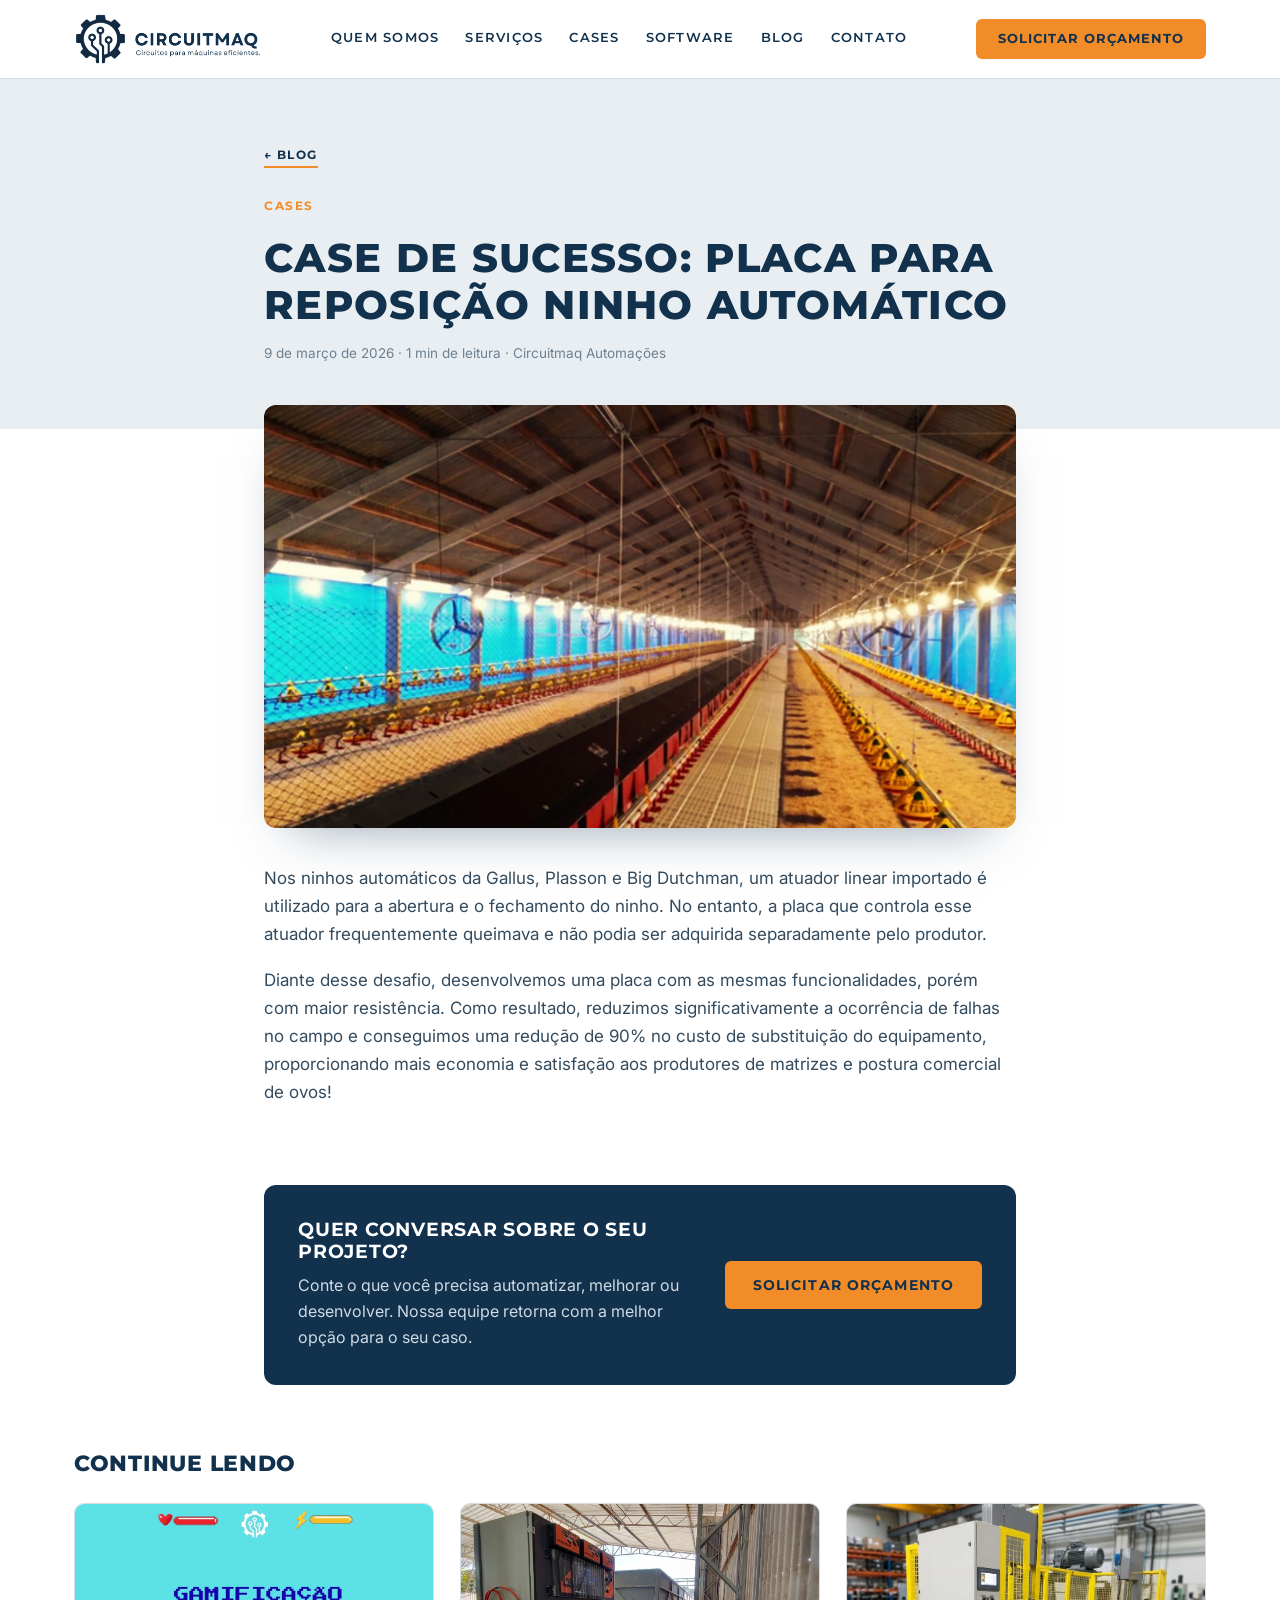
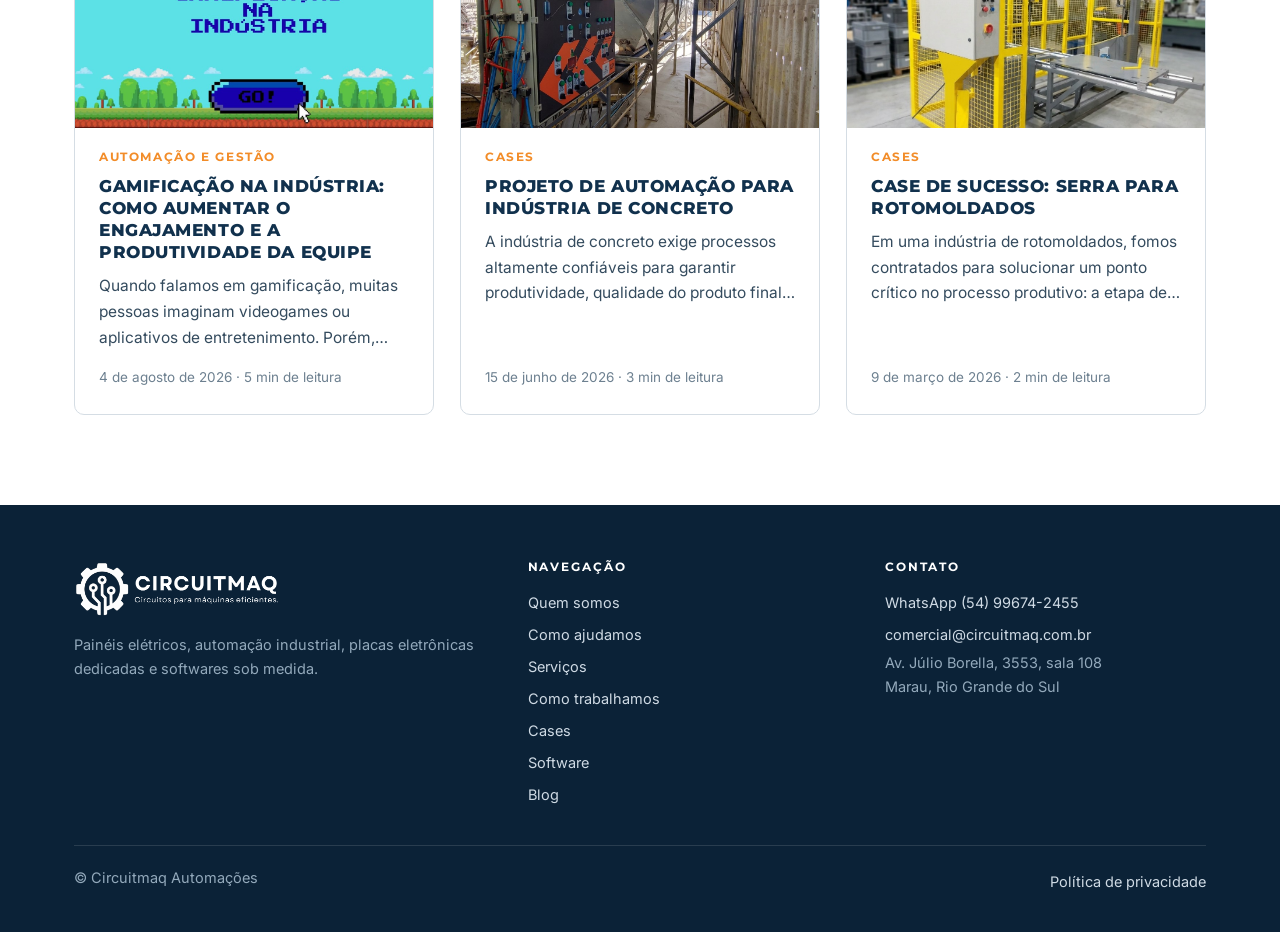
<file: blog/placa-de-reposicao-ninho-automatico/index.html>
<!doctype html>
<html lang="pt-BR">
<head>
<meta charset="utf-8">
<meta name="viewport" content="width=device-width, initial-scale=1">
<title>Case de sucesso: Placa para reposi&#231;&#227;o ninho autom&#225;tico</title>
<meta name="description" content="Nos ninhos autom&#225;ticos da Gallus, Plasson e Big Dutchman, um atuador linear importado &#233; utilizado para a abertura e o fechamento do ninho. No entanto, a placa...">
<link rel="canonical" href="https://circuitmaq.com.br/blog/placa-de-reposicao-ninho-automatico/">
<meta property="og:type" content="article">
<meta property="og:title" content="Case de sucesso: Placa para reposi&#231;&#227;o ninho autom&#225;tico">
<meta property="og:description" content="Nos ninhos autom&#225;ticos da Gallus, Plasson e Big Dutchman, um atuador linear importado &#233; utilizado para a abertura e o fechamento do ninho. No entanto, a placa...">
<meta property="og:url" content="https://circuitmaq.com.br/blog/placa-de-reposicao-ninho-automatico/">
<meta property="og:image" content="https://circuitmaq.com.br/img/avicultura.jpg">
<link rel="icon" href="../../img/favicon.png">
<link rel="alternate" type="application/rss+xml" title="Blog Circuitmaq" href="https://circuitmaq.com.br/blog/feed.xml">
<link rel="preconnect" href="https://fonts.googleapis.com">
<link rel="preconnect" href="https://fonts.gstatic.com" crossorigin>
<link href="https://fonts.googleapis.com/css2?family=Inter:wght@400;500;600&family=Montserrat:wght@600;700;800&display=swap" rel="stylesheet">
<link rel="stylesheet" href="../../style.css">
<script type="application/ld+json">{"@context":"https://schema.org","@type":"BlogPosting","headline":"Case de sucesso: Placa para reposição ninho automático","description":"Nos ninhos automáticos da Gallus, Plasson e Big Dutchman, um atuador linear importado é utilizado para a abertura e o fechamento do ninho. No entanto, a placa...","datePublished":"2026-03-09","image":"https://circuitmaq.com.br/img/avicultura.jpg","mainEntityOfPage":"https://circuitmaq.com.br/blog/placa-de-reposicao-ninho-automatico/","author":{"name":"Circuitmaq Automações","@type":"Organization"},"publisher":{"name":"Circuitmaq Automações","logo":{"@type":"ImageObject","url":"https://circuitmaq.com.br/img/favicon.png"},"@type":"Organization"}}</script>
</head>
<body>
<header>
  <div class="w hd">
    <a href="../../#inicio" aria-label="Circuitmaq, início"><img src="../../img/logo-horizontal.png" alt="Circuitmaq. Circuitos para máquinas eficientes."></a>
    <nav aria-label="Menu principal">
      <a href="../../quem-somos/">Quem somos</a>
      <a href="../../#servicos">Serviços</a>
      <a href="../../#cases">Cases</a>
      <a href="../../#software">Software</a>
      <a href="../../blog/">Blog</a>
      <a href="../../#contato">Contato</a>
    </nav>
    <a class="btn btn-or" href="../../#contato">Solicitar orçamento</a>
  </div>
</header>
<main>
<article class="post">
<header class="ph"><div class="w narrow"><a class="back" href="../">← Blog</a><br><span class="tag">Cases</span><h1>Case de sucesso: Placa para reposi&#231;&#227;o ninho autom&#225;tico</h1><p class="meta">9 de março de 2026 · 1 min de leitura · Circuitmaq Automações</p></div></header>
<div class="w narrow">
<img class="cover" src="../../img/avicultura.jpg" alt="">
<div class="body">
<p>Nos ninhos autom&#225;ticos da Gallus, Plasson e Big Dutchman, um atuador linear importado &#233; utilizado para a abertura e o fechamento do ninho. No entanto, a placa que controla esse atuador frequentemente queimava e n&#227;o podia ser adquirida separadamente pelo produtor.</p>
<p>Diante desse desafio, desenvolvemos uma placa com as mesmas funcionalidades, por&#233;m com maior resist&#234;ncia. Como resultado, reduzimos significativamente a ocorr&#234;ncia de falhas no campo e conseguimos uma redu&#231;&#227;o de 90% no custo de substitui&#231;&#227;o do equipamento, proporcionando mais economia e satisfa&#231;&#227;o aos produtores de matrizes e postura comercial de ovos!</p>

</div>
<aside class="cta"><div><h3>Quer conversar sobre o seu projeto?</h3><p>Conte o que você precisa automatizar, melhorar ou desenvolver. Nossa equipe retorna com a melhor opção para o seu caso.</p></div><a class="btn btn-or" href="../../#contato">Solicitar orçamento</a></aside>
</div>
</article>
<section class="more"><div class="w"><h2 style="font-size:22px;margin-bottom:26px">Continue lendo</h2><div class="posts">
<a class="pc" href="../gamificacao-na-industria/"><img src="../../img/blog-gamificacao.jpg" alt="" loading="lazy"><div class="pb"><span class="tag">Automa&#231;&#227;o e gest&#227;o</span><h2>Gamifica&#231;&#227;o na ind&#250;stria: como aumentar o engajamento e a produtividade da equipe</h2><p>Quando falamos em gamifica&#231;&#227;o, muitas pessoas imaginam videogames ou aplicativos de entretenimento. Por&#233;m, esse conceito vem sendo utilizado com sucesso em diversos setores da ind&#250;stria para resolver um problema comum: manter as equipes engajadas no cumprimento das tarefas di&#225;rias.</p><span class="meta">4 de agosto de 2026 · 5 min de leitura</span></div></a>
<a class="pc" href="../automacao-planta-de-concreto/"><img src="../../img/concreto-painel-campo.jpg" alt="" loading="lazy"><div class="pb"><span class="tag">Cases</span><h2>Projeto de Automa&#231;&#227;o para Ind&#250;stria de Concreto</h2><p>A ind&#250;stria de concreto exige processos altamente confi&#225;veis para garantir produtividade, qualidade do produto final e redu&#231;&#227;o de custos operacionais. Pensando nesses desafios, a Circuitmaq desenvolveu um projeto completo de automa&#231;&#227;o e controle para uma planta de concreto, integrando equipamentos, sistemas supervis&#243;rios e estrat&#233;gias de controle.</p><span class="meta">15 de junho de 2026 · 3 min de leitura</span></div></a>
<a class="pc" href="../serra-dedicada-para-rotomoldados/"><img src="../../img/serra.jpg" alt="" loading="lazy"><div class="pb"><span class="tag">Cases</span><h2>Case de sucesso: Serra para rotomoldados</h2><p>Em uma ind&#250;stria de rotomoldados, fomos contratados para solucionar um ponto cr&#237;tico no processo produtivo: a etapa de corte das pe&#231;as apresentava risco f&#237;sico ao operador, dependia fortemente de habilidade manual e estava sujeita a varia&#231;&#245;es que impactavam a padroniza&#231;&#227;o.</p><span class="meta">9 de março de 2026 · 2 min de leitura</span></div></a>
</div></div></section>
</main>
<footer>
  <div class="w">
    <div class="cols">
      <div>
        <img src="../../img/logo-horizontal-branco.png" alt="Circuitmaq. Circuitos para máquinas eficientes.">
        <p>Painéis elétricos, automação industrial, placas eletrônicas dedicadas e softwares sob medida.</p>
      </div>
      <div>
        <h4>Navegação</h4>
        <a href="../../quem-somos/">Quem somos</a><a href="../../#caminhos">Como ajudamos</a><a href="../../#servicos">Serviços</a><a href="../../#como-trabalhamos">Como trabalhamos</a><a href="../../#cases">Cases</a><a href="../../#software">Software</a><a href="../../blog/">Blog</a>
      </div>
      <div>
        <h4>Contato</h4>
        <a href="https://wa.me/5554996742455" target="_blank" rel="noopener">WhatsApp (54) 99674-2455</a>
        <a href="mailto:comercial@circuitmaq.com.br">comercial@circuitmaq.com.br</a>
        <span>Av. Júlio Borella, 3553, sala 108<br>Marau, Rio Grande do Sul</span>
      </div>
    </div>
    <div class="bt"><span>© Circuitmaq Automações</span><a href="../../privacidade.html" style="display:inline">Política de privacidade</a></div>
  </div>
</footer>
</body>
</html>
</file>
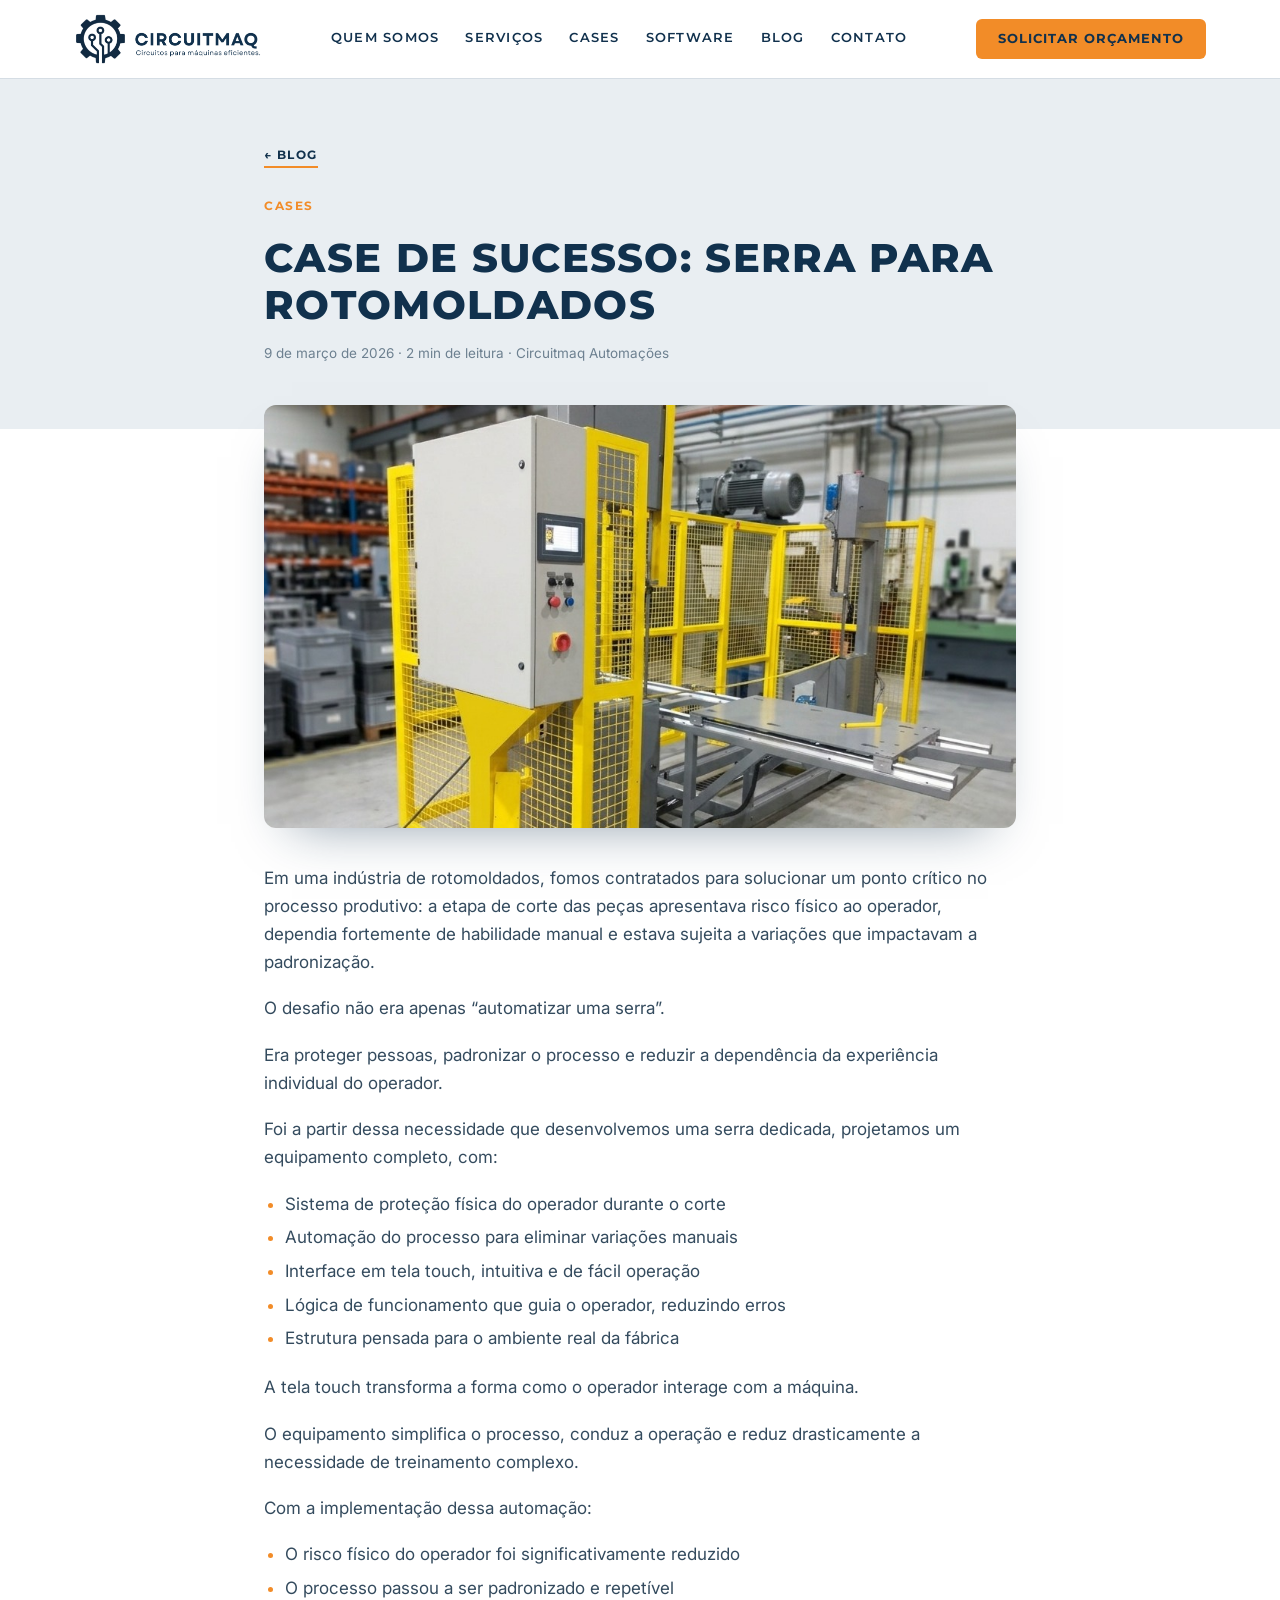
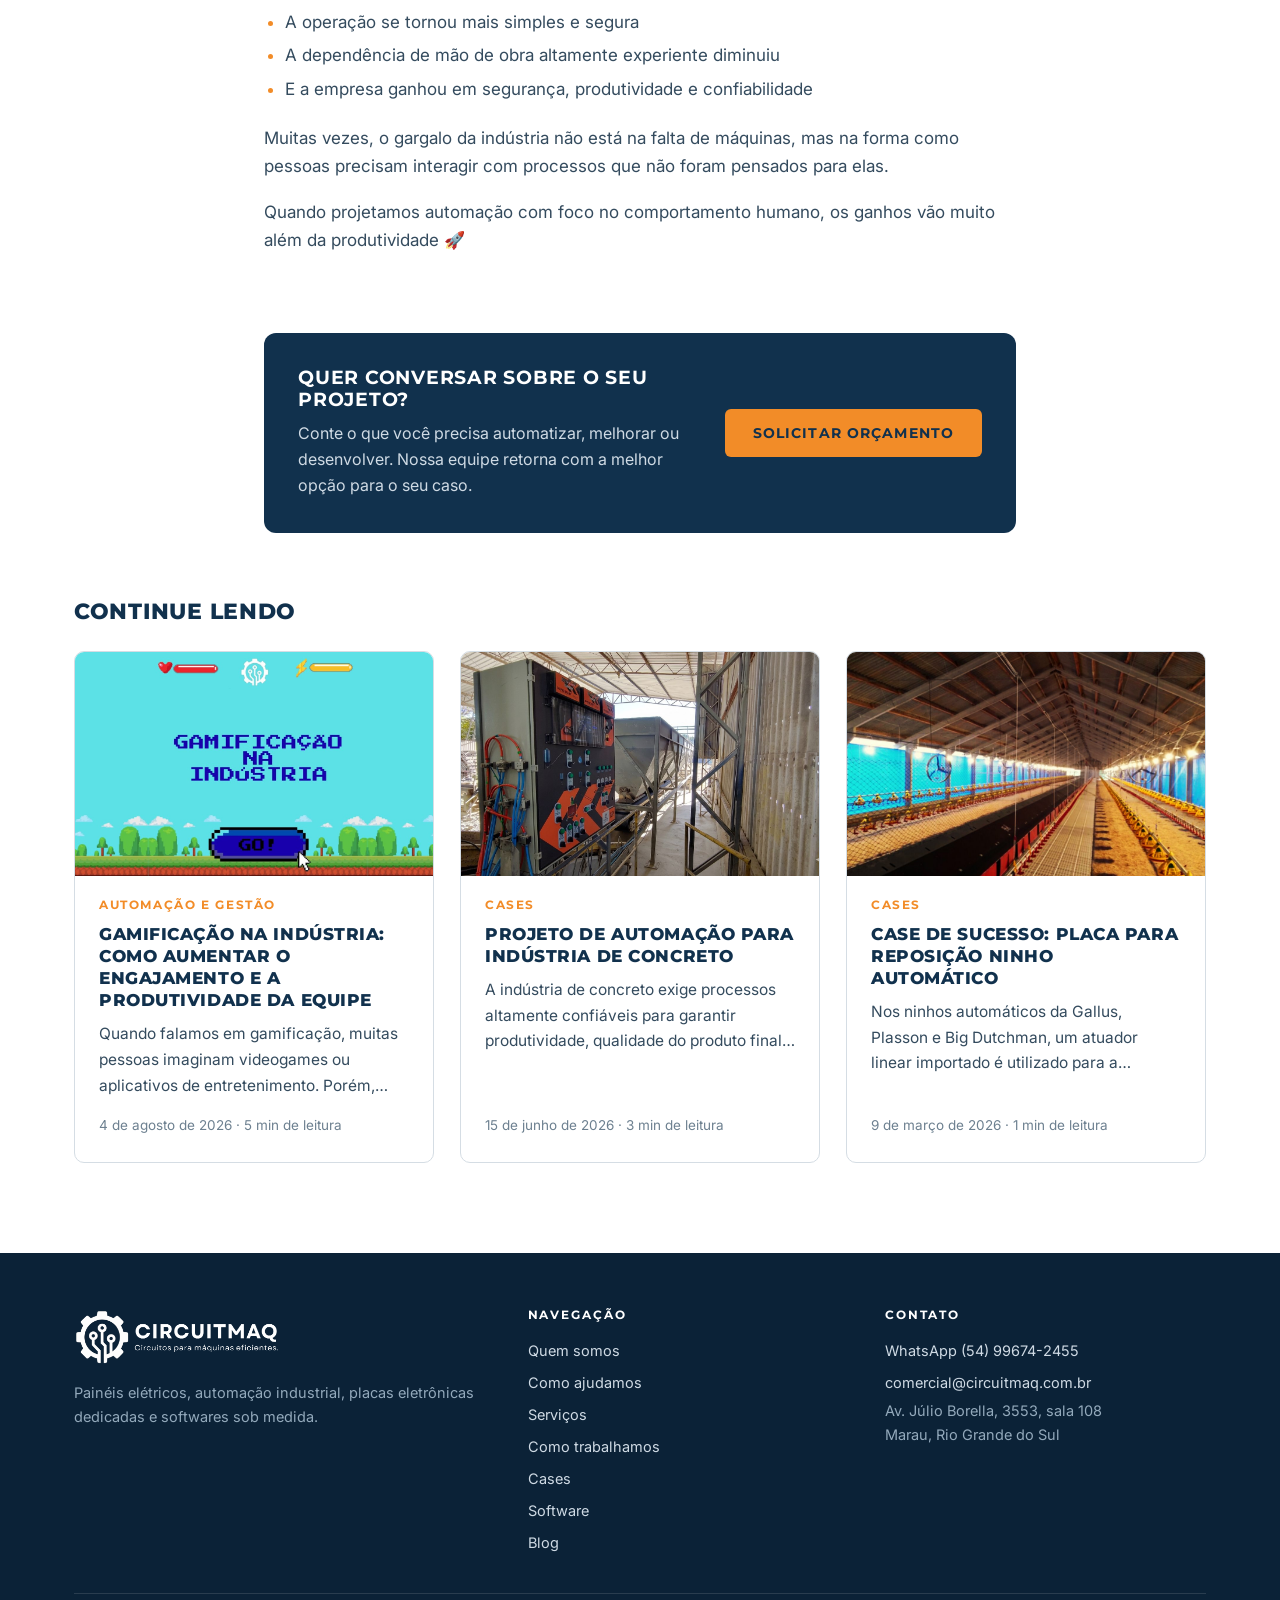
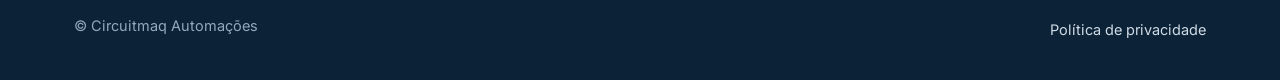
<file: blog/serra-dedicada-para-rotomoldados/index.html>
<!doctype html>
<html lang="pt-BR">
<head>
<meta charset="utf-8">
<meta name="viewport" content="width=device-width, initial-scale=1">
<title>Case de sucesso: Serra para rotomoldados</title>
<meta name="description" content="Em uma ind&#250;stria de rotomoldados, fomos contratados para solucionar um ponto cr&#237;tico no processo produtivo: a etapa de corte das pe&#231;as apresentava risco f&#237;sico...">
<link rel="canonical" href="https://circuitmaq.com.br/blog/serra-dedicada-para-rotomoldados/">
<meta property="og:type" content="article">
<meta property="og:title" content="Case de sucesso: Serra para rotomoldados">
<meta property="og:description" content="Em uma ind&#250;stria de rotomoldados, fomos contratados para solucionar um ponto cr&#237;tico no processo produtivo: a etapa de corte das pe&#231;as apresentava risco f&#237;sico...">
<meta property="og:url" content="https://circuitmaq.com.br/blog/serra-dedicada-para-rotomoldados/">
<meta property="og:image" content="https://circuitmaq.com.br/img/serra.jpg">
<link rel="icon" href="../../img/favicon.png">
<link rel="alternate" type="application/rss+xml" title="Blog Circuitmaq" href="https://circuitmaq.com.br/blog/feed.xml">
<link rel="preconnect" href="https://fonts.googleapis.com">
<link rel="preconnect" href="https://fonts.gstatic.com" crossorigin>
<link href="https://fonts.googleapis.com/css2?family=Inter:wght@400;500;600&family=Montserrat:wght@600;700;800&display=swap" rel="stylesheet">
<link rel="stylesheet" href="../../style.css">
<script type="application/ld+json">{"@context":"https://schema.org","@type":"BlogPosting","headline":"Case de sucesso: Serra para rotomoldados","description":"Em uma indústria de rotomoldados, fomos contratados para solucionar um ponto crítico no processo produtivo: a etapa de corte das peças apresentava risco físico...","datePublished":"2026-03-09","image":"https://circuitmaq.com.br/img/serra.jpg","mainEntityOfPage":"https://circuitmaq.com.br/blog/serra-dedicada-para-rotomoldados/","author":{"name":"Circuitmaq Automações","@type":"Organization"},"publisher":{"name":"Circuitmaq Automações","logo":{"@type":"ImageObject","url":"https://circuitmaq.com.br/img/favicon.png"},"@type":"Organization"}}</script>
</head>
<body>
<header>
  <div class="w hd">
    <a href="../../#inicio" aria-label="Circuitmaq, início"><img src="../../img/logo-horizontal.png" alt="Circuitmaq. Circuitos para máquinas eficientes."></a>
    <nav aria-label="Menu principal">
      <a href="../../quem-somos/">Quem somos</a>
      <a href="../../#servicos">Serviços</a>
      <a href="../../#cases">Cases</a>
      <a href="../../#software">Software</a>
      <a href="../../blog/">Blog</a>
      <a href="../../#contato">Contato</a>
    </nav>
    <a class="btn btn-or" href="../../#contato">Solicitar orçamento</a>
  </div>
</header>
<main>
<article class="post">
<header class="ph"><div class="w narrow"><a class="back" href="../">← Blog</a><br><span class="tag">Cases</span><h1>Case de sucesso: Serra para rotomoldados</h1><p class="meta">9 de março de 2026 · 2 min de leitura · Circuitmaq Automações</p></div></header>
<div class="w narrow">
<img class="cover" src="../../img/serra.jpg" alt="">
<div class="body">
<p>Em uma ind&#250;stria de rotomoldados, fomos contratados para solucionar um ponto cr&#237;tico no processo produtivo: a etapa de corte das pe&#231;as apresentava risco f&#237;sico ao operador, dependia fortemente de habilidade manual e estava sujeita a varia&#231;&#245;es que impactavam a padroniza&#231;&#227;o.</p>
<p>O desafio n&#227;o era apenas “automatizar uma serra”.</p>
<p>Era proteger pessoas, padronizar o processo e reduzir a depend&#234;ncia da experi&#234;ncia individual do operador.</p>
<p>Foi a partir dessa necessidade que desenvolvemos uma serra dedicada, projetamos um equipamento completo, com:</p>
<ul>
<li>Sistema de prote&#231;&#227;o f&#237;sica do operador durante o corte</li>
<li>Automa&#231;&#227;o do processo para eliminar varia&#231;&#245;es manuais</li>
<li>Interface em tela touch, intuitiva e de f&#225;cil opera&#231;&#227;o</li>
<li>L&#243;gica de funcionamento que guia o operador, reduzindo erros</li>
<li>Estrutura pensada para o ambiente real da f&#225;brica</li>
</ul>
<p>A tela touch transforma a forma como o operador interage com a m&#225;quina.</p>
<p>O equipamento simplifica o processo, conduz a opera&#231;&#227;o e reduz drasticamente a necessidade de treinamento complexo.</p>
<p>Com a implementa&#231;&#227;o dessa automa&#231;&#227;o:</p>
<ul>
<li>O risco f&#237;sico do operador foi significativamente reduzido</li>
<li>O processo passou a ser padronizado e repet&#237;vel</li>
<li>A opera&#231;&#227;o se tornou mais simples e segura</li>
<li>A depend&#234;ncia de m&#227;o de obra altamente experiente diminuiu</li>
<li>E a empresa ganhou em seguran&#231;a, produtividade e confiabilidade</li>
</ul>
<p>Muitas vezes, o gargalo da ind&#250;stria n&#227;o est&#225; na falta de m&#225;quinas, mas na forma como pessoas precisam interagir com processos que n&#227;o foram pensados para elas.</p>
<p>Quando projetamos automa&#231;&#227;o com foco no comportamento humano, os ganhos v&#227;o muito al&#233;m da produtividade 🚀</p>

</div>
<aside class="cta"><div><h3>Quer conversar sobre o seu projeto?</h3><p>Conte o que você precisa automatizar, melhorar ou desenvolver. Nossa equipe retorna com a melhor opção para o seu caso.</p></div><a class="btn btn-or" href="../../#contato">Solicitar orçamento</a></aside>
</div>
</article>
<section class="more"><div class="w"><h2 style="font-size:22px;margin-bottom:26px">Continue lendo</h2><div class="posts">
<a class="pc" href="../gamificacao-na-industria/"><img src="../../img/blog-gamificacao.jpg" alt="" loading="lazy"><div class="pb"><span class="tag">Automa&#231;&#227;o e gest&#227;o</span><h2>Gamifica&#231;&#227;o na ind&#250;stria: como aumentar o engajamento e a produtividade da equipe</h2><p>Quando falamos em gamifica&#231;&#227;o, muitas pessoas imaginam videogames ou aplicativos de entretenimento. Por&#233;m, esse conceito vem sendo utilizado com sucesso em diversos setores da ind&#250;stria para resolver um problema comum: manter as equipes engajadas no cumprimento das tarefas di&#225;rias.</p><span class="meta">4 de agosto de 2026 · 5 min de leitura</span></div></a>
<a class="pc" href="../automacao-planta-de-concreto/"><img src="../../img/concreto-painel-campo.jpg" alt="" loading="lazy"><div class="pb"><span class="tag">Cases</span><h2>Projeto de Automa&#231;&#227;o para Ind&#250;stria de Concreto</h2><p>A ind&#250;stria de concreto exige processos altamente confi&#225;veis para garantir produtividade, qualidade do produto final e redu&#231;&#227;o de custos operacionais. Pensando nesses desafios, a Circuitmaq desenvolveu um projeto completo de automa&#231;&#227;o e controle para uma planta de concreto, integrando equipamentos, sistemas supervis&#243;rios e estrat&#233;gias de controle.</p><span class="meta">15 de junho de 2026 · 3 min de leitura</span></div></a>
<a class="pc" href="../placa-de-reposicao-ninho-automatico/"><img src="../../img/avicultura.jpg" alt="" loading="lazy"><div class="pb"><span class="tag">Cases</span><h2>Case de sucesso: Placa para reposi&#231;&#227;o ninho autom&#225;tico</h2><p>Nos ninhos autom&#225;ticos da Gallus, Plasson e Big Dutchman, um atuador linear importado &#233; utilizado para a abertura e o fechamento do ninho. No entanto, a placa que controla esse atuador frequentemente queimava e n&#227;o podia ser adquirida separadamente pelo produtor.</p><span class="meta">9 de março de 2026 · 1 min de leitura</span></div></a>
</div></div></section>
</main>
<footer>
  <div class="w">
    <div class="cols">
      <div>
        <img src="../../img/logo-horizontal-branco.png" alt="Circuitmaq. Circuitos para máquinas eficientes.">
        <p>Painéis elétricos, automação industrial, placas eletrônicas dedicadas e softwares sob medida.</p>
      </div>
      <div>
        <h4>Navegação</h4>
        <a href="../../quem-somos/">Quem somos</a><a href="../../#caminhos">Como ajudamos</a><a href="../../#servicos">Serviços</a><a href="../../#como-trabalhamos">Como trabalhamos</a><a href="../../#cases">Cases</a><a href="../../#software">Software</a><a href="../../blog/">Blog</a>
      </div>
      <div>
        <h4>Contato</h4>
        <a href="https://wa.me/5554996742455" target="_blank" rel="noopener">WhatsApp (54) 99674-2455</a>
        <a href="mailto:comercial@circuitmaq.com.br">comercial@circuitmaq.com.br</a>
        <span>Av. Júlio Borella, 3553, sala 108<br>Marau, Rio Grande do Sul</span>
      </div>
    </div>
    <div class="bt"><span>© Circuitmaq Automações</span><a href="../../privacidade.html" style="display:inline">Política de privacidade</a></div>
  </div>
</footer>
</body>
</html>
</file>
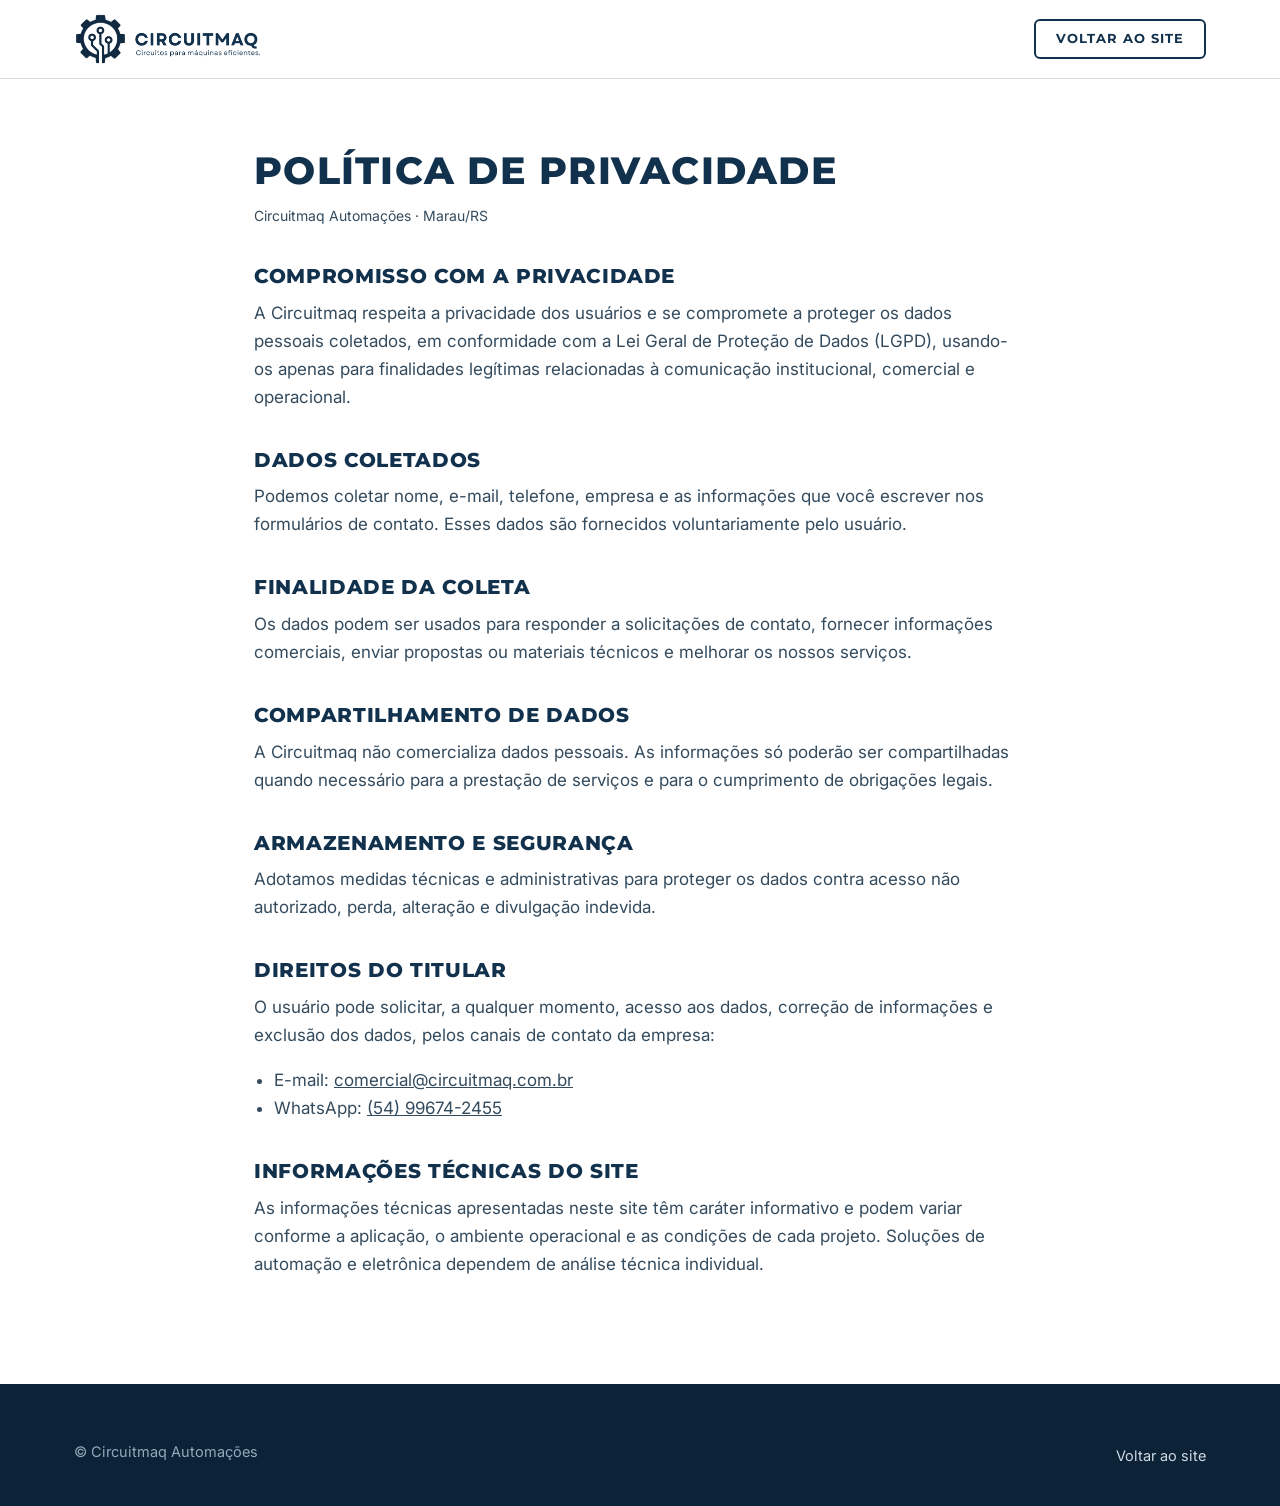
<file: privacidade.html>
<!doctype html>
<html lang="pt-BR">
<head>
<meta charset="utf-8">
<meta name="viewport" content="width=device-width, initial-scale=1">
<title>Política de privacidade | Circuitmaq</title>
<meta name="robots" content="noindex">
<link rel="icon" href="img/favicon.png">
<link href="https://fonts.googleapis.com/css2?family=Inter:wght@400;500;600&family=Montserrat:wght@600;700;800&display=swap" rel="stylesheet">
<link rel="stylesheet" href="style.css">
</head>
<body>
<header>
  <div class="w hd">
    <a href="index.html" aria-label="Circuitmaq, início"><img src="img/logo-horizontal.png" alt="Circuitmaq. Circuitos para máquinas eficientes."></a>
    <a class="btn btn-ghost" href="index.html">Voltar ao site</a>
  </div>
</header>
<main class="doc">
  <h1>Política de privacidade</h1>
  <p class="up">Circuitmaq Automações · Marau/RS</p>

  <h2>Compromisso com a privacidade</h2>
  <p>A Circuitmaq respeita a privacidade dos usuários e se compromete a proteger os dados pessoais coletados, em conformidade com a Lei Geral de Proteção de Dados (LGPD), usando-os apenas para finalidades legítimas relacionadas à comunicação institucional, comercial e operacional.</p>

  <h2>Dados coletados</h2>
  <p>Podemos coletar nome, e-mail, telefone, empresa e as informações que você escrever nos formulários de contato. Esses dados são fornecidos voluntariamente pelo usuário.</p>

  <h2>Finalidade da coleta</h2>
  <p>Os dados podem ser usados para responder a solicitações de contato, fornecer informações comerciais, enviar propostas ou materiais técnicos e melhorar os nossos serviços.</p>

  <h2>Compartilhamento de dados</h2>
  <p>A Circuitmaq não comercializa dados pessoais. As informações só poderão ser compartilhadas quando necessário para a prestação de serviços e para o cumprimento de obrigações legais.</p>

  <h2>Armazenamento e segurança</h2>
  <p>Adotamos medidas técnicas e administrativas para proteger os dados contra acesso não autorizado, perda, alteração e divulgação indevida.</p>

  <h2>Direitos do titular</h2>
  <p>O usuário pode solicitar, a qualquer momento, acesso aos dados, correção de informações e exclusão dos dados, pelos canais de contato da empresa:</p>
  <ul>
    <li>E-mail: <a href="mailto:comercial@circuitmaq.com.br">comercial@circuitmaq.com.br</a></li>
    <li>WhatsApp: <a href="https://wa.me/5554996742455">(54) 99674-2455</a></li>
  </ul>

  <h2>Informações técnicas do site</h2>
  <p>As informações técnicas apresentadas neste site têm caráter informativo e podem variar conforme a aplicação, o ambiente operacional e as condições de cada projeto. Soluções de automação e eletrônica dependem de análise técnica individual.</p>
</main>
<footer>
  <div class="w"><div class="bt" style="border:0;margin:0;padding:0"><span>© Circuitmaq Automações</span><a href="index.html" style="display:inline">Voltar ao site</a></div></div>
</footer>
</body>
</html>
</file>
<file: style.css>
:root{
  --navy:#11314d; --orange:#f28c28; --white:#ffffff; --gray:#e9eef2; --blue2:#344b5e;
  --text:#344b5e; --line:#d5dde4;
  --title:'Montserrat','Garet',system-ui,sans-serif; --body:'Inter',system-ui,sans-serif;
  --w:1180px;
}
*{box-sizing:border-box}
html{scroll-behavior:smooth;scroll-padding-top:90px}
body{margin:0;font-family:var(--body);color:var(--text);background:var(--white);line-height:1.65;font-size:17px;-webkit-font-smoothing:antialiased}
img{max-width:100%;display:block}
a{color:inherit}
.w{max-width:var(--w);margin:0 auto;padding:0 24px}
h1,h2,h3{font-family:var(--title);color:var(--navy);margin:0;text-transform:uppercase;letter-spacing:.033em;line-height:1.18}
h1{font-size:clamp(28px,4vw,48px);font-weight:800}
h2{font-size:clamp(24px,2.9vw,36px);font-weight:800}
h3{font-size:17px;font-weight:700;letter-spacing:.04em}
p{margin:0 0 1rem}
.eyebrow{display:inline-flex;align-items:center;gap:10px;font:700 12.5px/1 var(--title);letter-spacing:.18em;text-transform:uppercase;color:var(--orange);margin-bottom:18px}
.eyebrow:before{content:"";width:28px;height:3px;background:var(--orange);border-radius:2px}
.btn{display:inline-flex;align-items:center;gap:10px;padding:15px 26px;border-radius:6px;font:700 14px/1 var(--title);letter-spacing:.08em;text-transform:uppercase;text-decoration:none;border:2px solid transparent;transition:.2s;cursor:pointer}
.btn-or{background:var(--orange);color:var(--navy)}
.btn-or:hover{background:#ffa24a}
.btn-ghost{border-color:var(--navy);color:var(--navy);background:transparent}
.btn-ghost:hover{background:var(--navy);color:#fff}
.btn-ghost-w{border-color:rgba(255,255,255,.55);color:#fff}
.btn-ghost-w:hover{background:#fff;color:var(--navy)}
.btn svg{width:18px;height:18px}

header{position:sticky;top:0;z-index:20;background:rgba(255,255,255,.96);backdrop-filter:blur(8px);border-bottom:1px solid var(--line)}
.hd{display:flex;align-items:center;justify-content:space-between;gap:24px;height:78px}
.hd img{height:52px;width:auto}
nav{display:flex;gap:26px;align-items:center}
nav a{white-space:nowrap;text-decoration:none;font:600 12.5px/1 var(--title);letter-spacing:.1em;text-transform:uppercase;color:var(--navy);padding:8px 0;border-bottom:2px solid transparent}
nav a:hover{border-color:var(--orange)}
.hd .btn{padding:12px 20px;font-size:12.5px;white-space:nowrap}
@media(max-width:980px){nav{display:none}}
@media(max-width:520px){.hd{gap:12px;height:68px}.hd img{height:38px}.hd .btn{padding:10px 12px;font-size:11px;letter-spacing:.05em}.w{padding:0 18px}section{padding:64px 0}}

.hero{background:var(--gray);position:relative;overflow:hidden}
.hero .trace{position:absolute;inset:0;width:100%;height:100%;pointer-events:none}
.hero .w{position:relative;display:grid;grid-template-columns:1.05fr .95fr;gap:56px;align-items:center;padding-top:76px;padding-bottom:84px}
.hero p.lead{font-size:19px;max-width:560px;margin:22px 0 32px}
.hero .cta{display:flex;flex-wrap:wrap;gap:14px}
.frame{position:relative}
.frame:before{content:"";position:absolute;right:-16px;bottom:-16px;width:72%;height:72%;border:3px solid var(--orange);border-radius:10px;z-index:0}
.frame img{position:relative;z-index:1;width:100%;border-radius:10px;box-shadow:0 24px 50px -22px rgba(17,49,77,.5);aspect-ratio:4/3;object-fit:cover}
.chips{display:flex;flex-wrap:wrap;gap:10px;margin-top:30px}
.chips span{font:600 12px/1 var(--title);letter-spacing:.08em;text-transform:uppercase;color:var(--blue2);border:1.5px solid #b9c6d1;background:#fff;border-radius:99px;padding:9px 14px}
@media(max-width:900px){.hero .w{grid-template-columns:1fr;gap:40px;padding-top:48px;padding-bottom:56px}}

section{padding:92px 0}
.head{max-width:760px;margin-bottom:46px}
.head p{font-size:18px;margin-top:16px}
.gray{background:var(--gray)}
.navy{background:var(--navy);color:#cfdae4}
.navy h2,.navy h3{color:#fff}

/* dois caminhos */
.paths{display:grid;grid-template-columns:1fr 1fr;gap:26px}
.path{border-radius:12px;padding:40px 38px;border:1px solid var(--line);background:#fff;display:flex;flex-direction:column;position:relative;overflow:hidden}
.path.dark{background:var(--navy);border-color:var(--navy);color:#cfdae4}
.path.dark h3{color:#fff}
.path .ic{width:56px;height:56px;border-radius:12px;display:grid;place-items:center;margin-bottom:24px;background:var(--navy)}
.path.dark .ic{background:var(--orange)}
.path .ic svg{width:30px;height:30px;stroke:var(--orange);fill:none;stroke-width:1.8;stroke-linecap:round;stroke-linejoin:round}
.path.dark .ic svg{stroke:var(--navy)}
.path h3{font-size:21px;margin-bottom:12px}
.path ul{list-style:none;margin:16px 0 28px;padding:0}
.path li{padding:6px 0 6px 26px;position:relative}
.path li:before{content:"";position:absolute;left:0;top:15px;width:12px;height:3px;background:var(--orange);border-radius:2px}
.path .btn{margin-top:auto;align-self:flex-start}
@media(max-width:860px){.paths{grid-template-columns:1fr}.path{padding:32px 26px}}

/* diferencial */
.dif{display:grid;grid-template-columns:.85fr 1.15fr;gap:64px;align-items:center}
.dif img{border-radius:10px;aspect-ratio:1/1;object-fit:cover;width:100%;box-shadow:0 30px 60px -28px rgba(0,0,0,.6)}
.dif .grid{display:grid;grid-template-columns:1fr 1fr;gap:26px 30px;margin-top:34px}
.dif .item b{display:block;font:700 14px/1.3 var(--title);letter-spacing:.07em;text-transform:uppercase;color:#fff;margin-bottom:8px}
.dif .item b:before{content:"";display:block;width:26px;height:3px;background:var(--orange);margin-bottom:12px}
.dif .item span{font-size:15.5px;display:block}
@media(max-width:900px){.dif{grid-template-columns:1fr;gap:36px}.dif .grid{grid-template-columns:1fr}}

/* serviços */
.svc{display:grid;grid-template-columns:1fr 1fr;gap:64px;align-items:center;margin-bottom:84px}
.svc:last-child{margin-bottom:0}
.svc.rev .pic{order:2}
.svc .pic img{border-radius:10px;aspect-ratio:4/3;object-fit:cover;width:100%}
.svc .pic{position:relative}
.svc .pic:after{content:"";position:absolute;left:-14px;top:-14px;width:90px;height:90px;border-left:4px solid var(--orange);border-top:4px solid var(--orange);border-radius:10px 0 0 0}
.svc.rev .pic:after{left:auto;right:-14px;border-left:0;border-right:4px solid var(--orange);border-radius:0 10px 0 0}
.svc h2{font-size:clamp(22px,2.4vw,30px);margin-bottom:16px}
.svc .for{display:inline-block;font:700 11.5px/1 var(--title);letter-spacing:.12em;text-transform:uppercase;color:var(--blue2);background:var(--gray);padding:8px 11px;border-radius:5px;margin-bottom:16px}
ul.ck{list-style:none;margin:18px 0 18px;padding:0}
ul.ck li{position:relative;padding:7px 0 7px 32px;border-bottom:1px solid var(--line)}
ul.ck li:before{content:"";position:absolute;left:0;top:13px;width:18px;height:18px;border-radius:50%;background:var(--orange) url("data:image/svg+xml,%3Csvg xmlns='http://www.w3.org/2000/svg' viewBox='0 0 24 24' fill='none' stroke='%2311314d' stroke-width='3.4' stroke-linecap='round' stroke-linejoin='round'%3E%3Cpath d='M6 12.5l4 4 8-9'/%3E%3C/svg%3E") center/12px no-repeat}
.note{font-size:15.5px;color:var(--blue2)}
.textlink{display:inline-block;margin-top:6px;font:700 12.5px/1 var(--title);letter-spacing:.1em;text-transform:uppercase;color:var(--navy);text-decoration:none;border-bottom:2px solid var(--orange);padding-bottom:5px}
.textlink:hover{color:var(--orange)}
@media(max-width:900px){.svc{grid-template-columns:1fr;gap:34px;margin-bottom:64px}.svc.rev .pic{order:0}}

/* processo */
.steps{display:grid;grid-template-columns:repeat(5,1fr);gap:22px;counter-reset:s;position:relative}
.steps:before{content:"";position:absolute;left:22px;right:22px;top:22px;height:2px;background:repeating-linear-gradient(90deg,#b9c6d1 0 8px,transparent 8px 14px)}
.step{position:relative}
.step .n{width:46px;height:46px;border-radius:50%;background:var(--navy);color:#fff;font:800 16px/46px var(--title);text-align:center;position:relative;box-shadow:0 0 0 6px var(--gray)}
.step .n:after{content:"";position:absolute;right:-3px;top:-3px;width:14px;height:14px;border-radius:50%;background:var(--orange);border:3px solid var(--gray)}
.step h3{margin:20px 0 8px;font-size:15px}
.step p{font-size:15px;margin:0}
@media(max-width:1000px){.steps{grid-template-columns:1fr 1fr;gap:34px 22px}.steps:before{display:none}}
@media(max-width:560px){.steps{grid-template-columns:1fr}}

/* cases */
.cases{display:grid;grid-template-columns:repeat(3,1fr);gap:26px}
.case{background:#fff;border-radius:10px;overflow:hidden;border:1px solid var(--line);display:flex;flex-direction:column}
.case img{aspect-ratio:16/10;object-fit:cover;width:100%}
.case .b{padding:26px 26px 26px;display:flex;flex-direction:column;flex:1}
.case .tag{font:700 11.5px/1 var(--title);letter-spacing:.14em;text-transform:uppercase;color:var(--orange);margin-bottom:12px}
.case h3{margin-bottom:16px;font-size:16.5px}
.dsr{margin:0 0 18px}
.dsr div{display:grid;grid-template-columns:86px 1fr;gap:12px;padding:10px 0;border-top:1px solid var(--line);font-size:15px}
.dsr dt{font:700 11px/1.6 var(--title);letter-spacing:.12em;text-transform:uppercase;color:var(--blue2)}
.dsr dd{margin:0}
.dsr .res dt{color:var(--orange)}
.dsr .res dd{color:var(--navy);font-weight:600}
details{margin-top:auto;border-top:1px solid var(--line);padding-top:14px}
summary{cursor:pointer;font:700 12.5px/1 var(--title);letter-spacing:.1em;text-transform:uppercase;color:var(--navy);list-style:none;display:flex;justify-content:space-between;align-items:center}
summary::-webkit-details-marker{display:none}
summary:after{content:"+";font-size:20px;color:var(--orange)}
details[open] summary:after{content:"–"}
details div.t{margin-top:14px;font-size:15px}
details div.t p{margin-bottom:.7rem}
@media(max-width:1020px){.cases{grid-template-columns:1fr}}

/* rec-pro */
.rp{display:grid;grid-template-columns:1fr 1fr;gap:56px;align-items:center}
.rp img{border-radius:10px;width:100%;box-shadow:0 24px 50px -28px rgba(0,0,0,.6)}
.rp .cols{display:grid;grid-template-columns:repeat(3,1fr);gap:20px;margin:28px 0 30px}
.rp .cols b{display:block;font:700 12.5px/1.3 var(--title);letter-spacing:.08em;text-transform:uppercase;color:var(--orange);margin-bottom:8px}
.rp .cols span{font-size:14.5px;display:block}
@media(max-width:900px){.rp{grid-template-columns:1fr;gap:34px}.rp .cols{grid-template-columns:1fr}}

/* contato */
.ct{display:grid;grid-template-columns:.9fr 1.1fr;gap:56px;align-items:start}
.ct .lines{margin-top:28px}
.ct .row{display:grid;grid-template-columns:34px 1fr;gap:14px;padding:14px 0;border-bottom:1px solid rgba(255,255,255,.14);align-items:start}
.ct .row svg{width:24px;height:24px;stroke:var(--orange);fill:none;stroke-width:1.8;stroke-linecap:round;stroke-linejoin:round;margin-top:3px}
.ct .row small{display:block;font:700 11px/1 var(--title);letter-spacing:.14em;text-transform:uppercase;color:#93a9bb;margin-bottom:5px}
.ct .row a,.ct .row span{color:#fff;text-decoration:none;font-weight:500}
form{background:#fff;color:var(--text);border-radius:12px;padding:34px;display:grid;grid-template-columns:1fr 1fr;gap:16px 18px}
form .full{grid-column:1/-1}
form label{display:block;font:700 11.5px/1 var(--title);letter-spacing:.1em;text-transform:uppercase;color:var(--navy);margin-bottom:8px}
form input,form select,form textarea{width:100%;font:400 16px/1.4 var(--body);color:var(--navy);padding:13px 14px;border:1.5px solid #c3cfd9;border-radius:7px;background:#fff}
form input:focus,form select:focus,form textarea:focus{outline:none;border-color:var(--orange);box-shadow:0 0 0 3px rgba(242,140,40,.2)}
form textarea{min-height:120px;resize:vertical}
form .ok{display:flex;gap:10px;align-items:flex-start;font-size:14px;color:var(--blue2)}
form .ok input{width:auto;margin-top:4px}
form .ok a{color:var(--navy);font-weight:600}
form .acts{display:flex;flex-wrap:wrap;gap:14px;align-items:center}
form .hint{font-size:13.5px;color:var(--blue2)}
@media(max-width:900px){.ct{grid-template-columns:1fr;gap:34px}}
@media(max-width:560px){form{grid-template-columns:1fr;padding:24px 20px}}

footer{background:#0b2237;color:#93a9bb;padding:56px 0 34px;font-size:14.5px}
footer .cols{display:grid;grid-template-columns:1.3fr 1fr 1fr;gap:36px}
footer img{height:56px;width:auto;margin-bottom:16px}
footer h4{margin:0 0 14px;font:700 12px/1 var(--title);letter-spacing:.16em;text-transform:uppercase;color:#fff}
footer a{display:block;color:#cfdae4;text-decoration:none;padding:4px 0}
footer a:hover{color:var(--orange)}
footer .bt{border-top:1px solid rgba(255,255,255,.12);margin-top:34px;padding-top:20px;display:flex;flex-wrap:wrap;justify-content:space-between;gap:10px}
@media(max-width:760px){footer .cols{grid-template-columns:1fr}}

/* página de texto */
.doc{max-width:820px;padding:70px 24px 90px;margin:0 auto}
.doc h1{font-size:clamp(26px,3.4vw,38px);margin-bottom:10px}
.doc h2{font-size:20px;margin:38px 0 10px}
.doc h3{font-size:15px;margin:22px 0 6px}
.doc ul{padding-left:20px}
.doc .up{font-size:14px;color:var(--blue2);margin-bottom:30px}

/* registro de qualidade */
.qs{display:grid;grid-template-columns:repeat(3,1fr);gap:22px}
.q{background:rgba(255,255,255,.06);border:1px solid rgba(255,255,255,.16);border-radius:12px;padding:30px 28px}
.q .tg{display:inline-block;font:800 13px/1 var(--title);letter-spacing:.14em;color:var(--navy);background:var(--orange);padding:8px 12px;border-radius:5px;margin-bottom:18px}
.q h3{font-size:16px;margin-bottom:8px}
.q p{font-size:15.5px;margin-bottom:12px}
.q ul{list-style:none;margin:0;padding:0}
.q li{position:relative;padding:8px 0 8px 22px;border-top:1px solid rgba(255,255,255,.14);font-size:15px}
.q li:before{content:"";position:absolute;left:0;top:17px;width:10px;height:3px;background:var(--orange);border-radius:2px}
.vr{display:grid;grid-template-columns:1fr 1fr;gap:22px;margin-top:22px;align-items:stretch}
.vid{position:relative;display:flex;align-items:center;gap:20px;padding:36px;border-radius:12px;text-decoration:none;color:#fff;background:linear-gradient(135deg,#0b2237,#344b5e);overflow:hidden;min-height:240px;border:1px solid rgba(255,255,255,.16)}
.vid:before{content:"";position:absolute;right:-40px;bottom:-40px;width:220px;height:220px;border:3px solid rgba(242,140,40,.5);border-radius:50%}
.vid .play{flex:none;width:76px;height:76px;border-radius:50%;background:var(--orange);display:grid;place-items:center;transition:.2s}
.vid:hover .play{transform:scale(1.08)}
.vid .play svg{width:34px;height:34px;fill:var(--navy);margin-left:4px}
.vid .vt{font:800 clamp(20px,2.4vw,28px)/1.2 var(--title);text-transform:uppercase;letter-spacing:.033em;position:relative}
.vid .vt small{display:block;font:700 11.5px/1 var(--title);letter-spacing:.16em;color:var(--orange);margin-bottom:10px}
.vr figure{margin:0;position:relative;border-radius:12px;overflow:hidden;min-height:240px}
.vr figure img{width:100%;height:100%;object-fit:cover;box-shadow:none}
.vr figcaption{position:absolute;left:14px;bottom:12px;font:700 11.5px/1 var(--title);letter-spacing:.12em;text-transform:uppercase;background:rgba(11,34,55,.85);color:#fff;padding:8px 10px;border-radius:5px}
.vmsg{margin:14px 0 0;color:var(--orange);font-weight:600;min-height:1.4em}
@media(max-width:1000px){.qs{grid-template-columns:1fr}.vr{grid-template-columns:1fr}}
/* hero com banner de fundo */
.hero{background:var(--navy) url("img/banner-topo.jpg") center/cover no-repeat}
.hero:before{content:"";position:absolute;inset:0;background:linear-gradient(90deg,rgba(11,34,55,.94) 0%,rgba(17,49,77,.86) 48%,rgba(17,49,77,.5) 100%)}
.hero .trace{display:none}
.hero h1{color:#fff}
.hero p.lead{color:#dbe5ed}
.hero .chips span{background:rgba(255,255,255,.1);border-color:rgba(255,255,255,.35);color:#fff}
.hero .frame img{box-shadow:0 24px 60px -20px rgba(0,0,0,.65)}
@media(max-width:900px){.hero:before{background:linear-gradient(180deg,rgba(11,34,55,.94),rgba(17,49,77,.82))}}
.vr figure.solo,figure.solo{margin:30px 0 0;max-width:820px;position:relative;border-radius:12px;overflow:hidden}
figure.solo img{width:100%;display:block;box-shadow:0 24px 50px -28px rgba(0,0,0,.6)}
figure.solo figcaption{position:absolute;left:14px;bottom:12px;font:700 11.5px/1 var(--title);letter-spacing:.12em;text-transform:uppercase;background:rgba(11,34,55,.85);color:#fff;padding:8px 10px;border-radius:5px}

/* blog */
.bhero{background:var(--navy);color:#cfdae4;padding:76px 0 70px;position:relative;overflow:hidden}
.bhero h1{color:#fff;max-width:820px}
.bhero p{max-width:680px;font-size:18px;margin:18px 0 0}
.bhero:after{content:"";position:absolute;right:-60px;bottom:-60px;width:300px;height:300px;border:3px solid rgba(242,140,40,.35);border-radius:50%}
.posts{display:grid;grid-template-columns:repeat(3,1fr);gap:26px}
.pc{display:flex;flex-direction:column;background:#fff;border:1px solid var(--line);border-radius:10px;overflow:hidden;text-decoration:none;color:inherit;transition:.25s}
.pc:hover{transform:translateY(-4px);box-shadow:0 18px 36px -22px rgba(17,49,77,.45);border-color:var(--orange)}
.pc img{aspect-ratio:16/10;object-fit:cover;width:100%}
.pc .pb{padding:24px 24px 26px;display:flex;flex-direction:column;flex:1}
.pc h2{font-size:17px;margin:12px 0 10px;line-height:1.3}
.pc p{font-size:15.5px;margin:0 0 16px}
.pc .meta{margin-top:auto}
.tag{display:inline-block;font:700 11.5px/1 var(--title);letter-spacing:.14em;text-transform:uppercase;color:var(--orange)}
.meta{font-size:13.5px;color:#6d8090}
.empty{padding:60px 0;text-align:center}
@media(max-width:1020px){.posts{grid-template-columns:1fr 1fr}}
@media(max-width:640px){.posts{grid-template-columns:1fr}}
.narrow{max-width:800px}
.post .ph{background:var(--gray);padding:60px 0 48px}
.post .ph h1{font-size:clamp(26px,3.6vw,40px);margin:16px 0 14px}
.post .back{display:inline-block;margin-bottom:22px;font:700 12px/1 var(--title);letter-spacing:.12em;text-transform:uppercase;color:var(--navy);text-decoration:none;border-bottom:2px solid var(--orange);padding-bottom:5px}
.post .lead{font-size:19px;margin:0 0 14px}
.post .cover{width:100%;border-radius:12px;margin:-24px 0 36px;aspect-ratio:16/9;object-fit:cover;box-shadow:0 24px 50px -28px rgba(17,49,77,.5);position:relative}
.post .body{padding-bottom:20px}
.post .body h2{font-size:24px;margin:44px 0 14px;text-transform:none;letter-spacing:.01em}
.post .body h3{font-size:18px;margin:30px 0 10px;text-transform:none}
.post .body p{margin:0 0 1.15rem}
.post .body ul,.post .body ol{margin:0 0 1.3rem;padding-left:1.3rem}
.post .body li{margin:.35rem 0}
.post .body li::marker{color:var(--orange)}
.post .body blockquote{margin:1.6rem 0;padding:18px 22px;border-left:4px solid var(--orange);background:var(--gray);border-radius:0 8px 8px 0;color:var(--navy)}
.post .body figure{margin:1.8rem 0}
.post .body figure img{width:100%;border-radius:10px}
.post .body figcaption{font-size:14px;color:#6d8090;margin-top:8px}
.post .body a{color:var(--navy);font-weight:600}
.cta{background:var(--navy);color:#cfdae4;border-radius:12px;padding:34px;margin:40px 0 10px;display:grid;grid-template-columns:1fr auto;gap:24px;align-items:center}
.cta h3{color:#fff;font-size:19px;margin-bottom:8px}
.cta p{margin:0;font-size:16px}
@media(max-width:700px){.cta{grid-template-columns:1fr}}
.more{padding:56px 0 90px}
/* blog: cabecalho do post nao deve ser fixo */
main header{position:static;backdrop-filter:none;border-bottom:0;z-index:auto}
.pc p{display:-webkit-box;-webkit-line-clamp:3;-webkit-box-orient:vertical;overflow:hidden}

/* quem somos */
.qs-hero{padding:84px 0 78px}
.qs-two{display:grid;grid-template-columns:1.05fr .95fr;gap:64px;align-items:center}
.qs-two .frame img{aspect-ratio:4/3;object-position:30% 50%}
.qs-quote{margin:30px 0 0;padding:18px 24px;border-left:4px solid var(--orange);background:var(--gray);border-radius:0 8px 8px 0;font:700 19px/1.4 var(--title);letter-spacing:.02em;color:var(--navy)}
.qs-steps{display:grid;grid-template-columns:repeat(4,1fr);gap:22px}
.qs-card{background:#fff;border:1px solid var(--line);border-radius:12px;padding:32px 28px 30px;position:relative;overflow:hidden}
.qs-card:after{content:"";position:absolute;left:0;top:0;width:100%;height:4px;background:var(--orange)}
.qs-n{display:block;font:800 40px/1 var(--title);color:var(--orange);margin-bottom:18px}
.qs-card h3{font-size:19px;margin-bottom:12px}
.qs-card p{margin:0;font-size:16px}
.qs-mv{display:grid;grid-template-columns:1fr 1fr;gap:26px}
.qs-box{border-radius:12px;padding:44px 42px;border:1px solid var(--line);background:#fff;position:relative}
.qs-box.dark{background:var(--navy);border-color:var(--navy);color:#cfdae4}
.qs-box p{margin:0;font-size:21px;line-height:1.5;font-weight:500;color:var(--navy)}
.qs-box.dark p{color:#fff}
.qs-tag{display:inline-block;font:800 13px/1 var(--title);letter-spacing:.16em;text-transform:uppercase;color:var(--navy);background:var(--orange);padding:9px 14px;border-radius:5px;margin-bottom:24px}
.qs-vals{display:grid;grid-template-columns:repeat(3,1fr);gap:34px 40px}
.qs-vals div{border-top:3px solid var(--orange);padding-top:20px}
.qs-vals h3{font-size:17px;margin-bottom:10px}
.qs-vals p{margin:0;font-size:16px;color:#cfdae4}
.qs-cta-wrap{padding:0 0 92px}
.qs-cta-wrap .cta{margin:0}
@media(max-width:1020px){.qs-steps{grid-template-columns:1fr 1fr}.qs-vals{grid-template-columns:1fr 1fr}}
@media(max-width:900px){.qs-two{grid-template-columns:1fr;gap:40px}.qs-mv{grid-template-columns:1fr}}
@media(max-width:640px){.qs-steps,.qs-vals{grid-template-columns:1fr}.qs-box{padding:34px 26px}.qs-box p{font-size:19px}.qs-hero{padding:60px 0 56px}}

/* quem somos: pessoa */
.qs-person{padding:84px 0}
.qs-person .w{display:grid;grid-template-columns:1.2fr .8fr;gap:64px;align-items:center}
.qs-person .ph2{position:relative}
.qs-person .ph2:before{content:"";position:absolute;left:-16px;bottom:-16px;width:64%;height:64%;border:3px solid var(--orange);border-radius:12px}
.qs-person .ph2 img{position:relative;width:100%;aspect-ratio:16/11;object-fit:cover;object-position:58% 50%;border-radius:12px;box-shadow:0 26px 56px -24px rgba(0,0,0,.6)}
.qs-person blockquote{margin:0;position:relative}
.qs-person blockquote:before{content:"\201C";display:block;font:800 92px/0.7 var(--title);color:var(--orange);margin-bottom:18px}
.qs-person blockquote p{font:600 clamp(21px,2.2vw,28px)/1.4 var(--title);color:#fff;letter-spacing:.005em;margin:0 0 28px}
.qs-person .who{display:flex;align-items:center;gap:14px;color:#cfdae4;font-size:15.5px}
.qs-person .who:before{content:"";width:34px;height:3px;background:var(--orange);border-radius:2px}
.qs-person .who strong{display:block;font:700 16px/1.2 var(--title);letter-spacing:.06em;text-transform:uppercase;color:#fff}
@media(max-width:900px){.qs-person{padding:64px 0}.qs-person .w{grid-template-columns:1fr;gap:48px}}

/* quem somos: lema */
.qs-hero .qs-lema{font:700 clamp(20px,2.3vw,27px)/1.35 var(--title);color:#fff;max-width:760px;margin:24px 0 18px;padding-left:20px;border-left:4px solid var(--orange)}
.qs-hero .qs-lema+p{font-size:17px}

/* quem somos: arte */
.qs-art{position:relative;z-index:1;border-radius:12px;overflow:hidden;aspect-ratio:5/4;background:#fff;border:1px solid var(--line);box-shadow:0 24px 50px -26px rgba(17,49,77,.35)}
.qs-art svg{display:block;width:100%;height:100%;overflow:visible}
.qs-art .tr{stroke-dasharray:1;stroke-dashoffset:0}
.qs-art .nd{fill:#fff;transform-box:fill-box;transform-origin:center;transition:fill .25s}
.qs-art .gear{transform-box:fill-box;transform-origin:center;transition:transform .7s cubic-bezier(.3,1.5,.5,1)}
.qs-art.act .gear{transform:rotate(45deg)}
.qs-art .chip{cursor:pointer;outline:none;transition:transform .25s ease}
.qs-art .chip rect{fill:#fff;stroke:#11314d;stroke-opacity:.22;stroke-width:1.6;transition:fill .25s,stroke .25s,stroke-opacity .25s}
.qs-art .chip.on{transform:translateY(-2px)}
.qs-art .chip.on rect{fill:#fff6ec;stroke:#f28c28;stroke-opacity:1}
.qs-art .chip:focus-visible rect{stroke:#f28c28;stroke-opacity:1;stroke-width:3}
.qs-art .cap{opacity:0;transition:opacity .25s}
.qs-art .cap.on{opacity:1}
.qs-art .cap.idle{opacity:.7}
.qs-art.act .cap.idle{opacity:0}
.qs-art .tr.on{stroke-dasharray:.045 .035;stroke-width:3.4;animation:qsflow .7s linear infinite}
.qs-art .nd.on{fill:#f28c28;animation:qspulse 1s ease-in-out infinite}
.qs-art.pre .tr{stroke-dashoffset:1}
.qs-art.pre .nd,.qs-art.pre .chips,.qs-art.pre .gear{opacity:0}
.qs-art.in .tr{animation:qsdraw 1.1s ease both}
.qs-art.in .nd,.qs-art.in .chips,.qs-art.in .gear{animation:qsfade .6s ease .7s both}
.qs-art.in .tr.on{animation:qsflow .7s linear infinite}
.qs-art.in .nd.on{animation:qspulse 1s ease-in-out infinite}
@keyframes qsdraw{from{stroke-dashoffset:1}to{stroke-dashoffset:0}}
@keyframes qsflow{from{stroke-dashoffset:0}to{stroke-dashoffset:-.08}}
@keyframes qspulse{0%,100%{transform:scale(1)}50%{transform:scale(1.5)}}
@keyframes qsfade{from{opacity:0}to{opacity:1}}
@media(prefers-reduced-motion:reduce){.qs-art *{animation:none!important;transition:none!important}.qs-art.pre .tr{stroke-dashoffset:0}.qs-art.pre .nd,.qs-art.pre .chips,.qs-art.pre .gear{opacity:1}}
.qs-two.top{align-items:start}

/* quem somos: ajustes */
.qs-first{padding-top:84px}
.qs-h1{font-size:clamp(26px,3.3vw,42px);font-weight:800}
.qs-lema2{margin:24px 0 20px;padding-left:18px;border-left:4px solid var(--orange);font:700 clamp(18px,1.8vw,22px)/1.4 var(--title);color:var(--navy)}
.qs-map{width:100%;max-width:470px;height:auto;margin:18px 0 0 auto}
.qs-lema3{margin:44px 0 0;padding:6px 0 6px 22px;border-left:4px solid var(--orange);font:800 clamp(22px,2.4vw,30px)/1.3 var(--title);color:var(--navy);max-width:520px}
.qs-h1+p{margin-top:24px}

/* botao whatsapp */
.wa-fab{position:fixed;right:22px;bottom:22px;z-index:50;width:60px;height:60px;border-radius:50%;background:#25d366;display:flex;align-items:center;justify-content:center;box-shadow:0 10px 26px -6px rgba(0,0,0,.4);text-decoration:none;transition:transform .2s,box-shadow .2s}
.wa-fab svg{width:34px;height:34px;display:block}
.wa-fab:hover,.wa-fab:focus-visible{transform:scale(1.08);box-shadow:0 14px 30px -6px rgba(0,0,0,.45)}
.wa-fab:focus-visible{outline:3px solid var(--navy);outline-offset:3px}
.wa-fab:before{content:"";position:absolute;inset:0;border-radius:50%;border:2px solid #25d366;animation:wapulse 2.4s ease-out infinite}
.wa-tip{position:absolute;right:72px;top:50%;transform:translateY(-50%) translateX(6px);background:var(--navy);color:#fff;font:600 13px/1 var(--title);letter-spacing:.04em;padding:10px 14px;border-radius:8px;white-space:nowrap;opacity:0;pointer-events:none;transition:.2s}
.wa-fab:hover .wa-tip,.wa-fab:focus-visible .wa-tip{opacity:1;transform:translateY(-50%)}
@keyframes wapulse{0%{transform:scale(1);opacity:.7}100%{transform:scale(1.6);opacity:0}}
@media(max-width:520px){.wa-fab{right:16px;bottom:16px;width:56px;height:56px}.wa-tip{display:none}}
@media(prefers-reduced-motion:reduce){.wa-fab:before{animation:none;display:none}.wa-fab{transition:none}}
</file>
